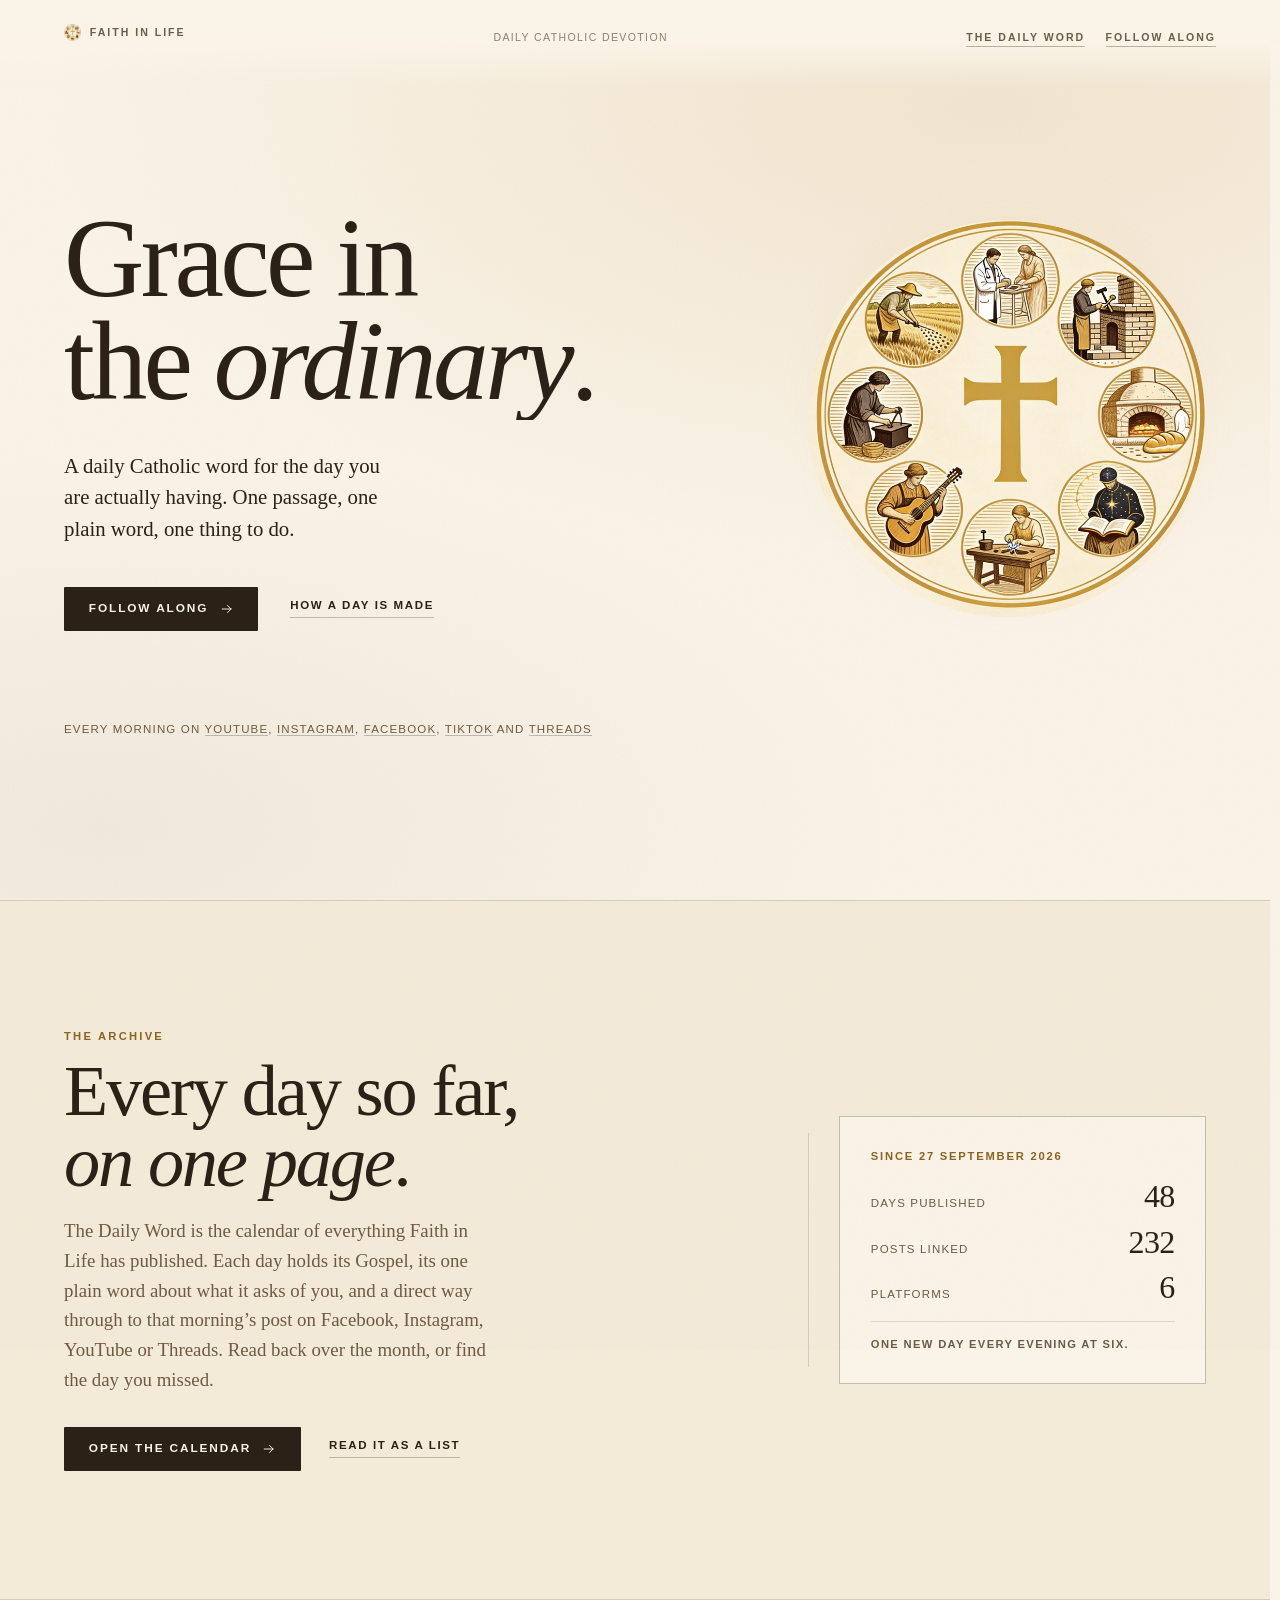
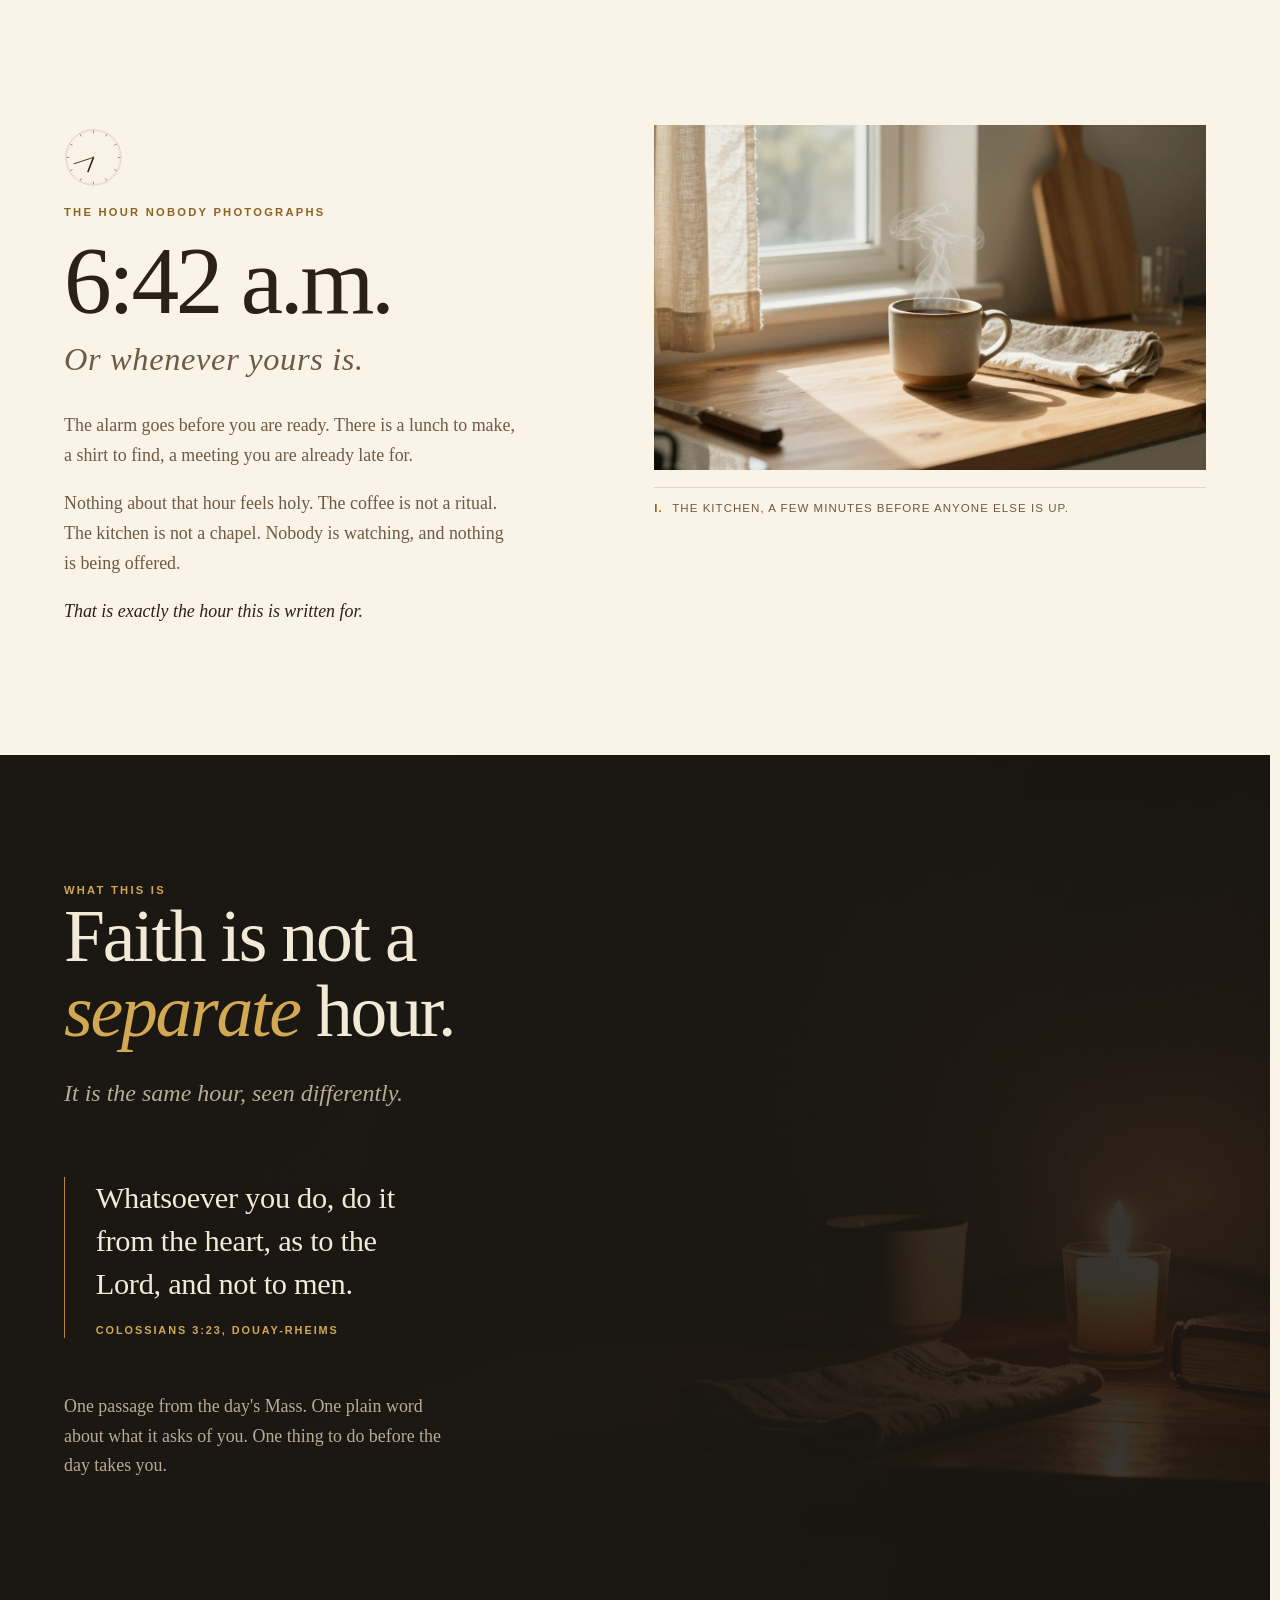
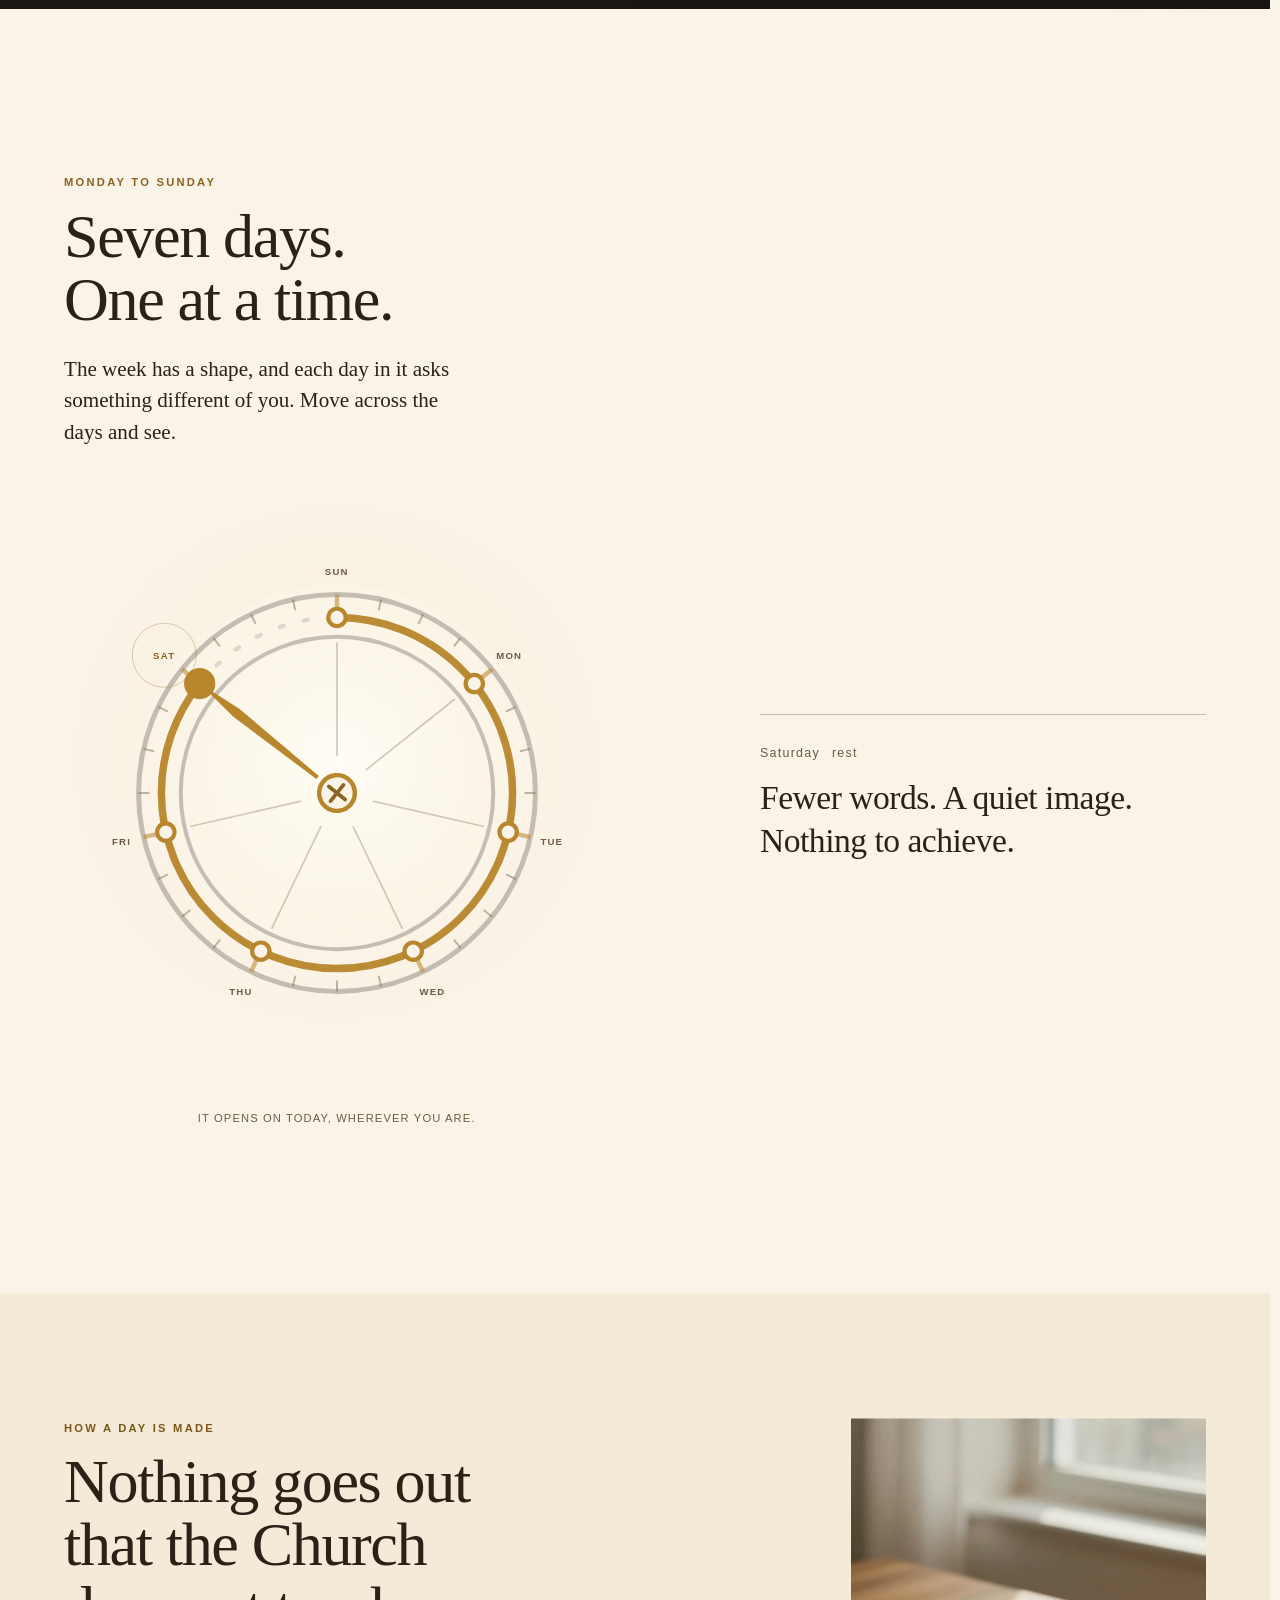
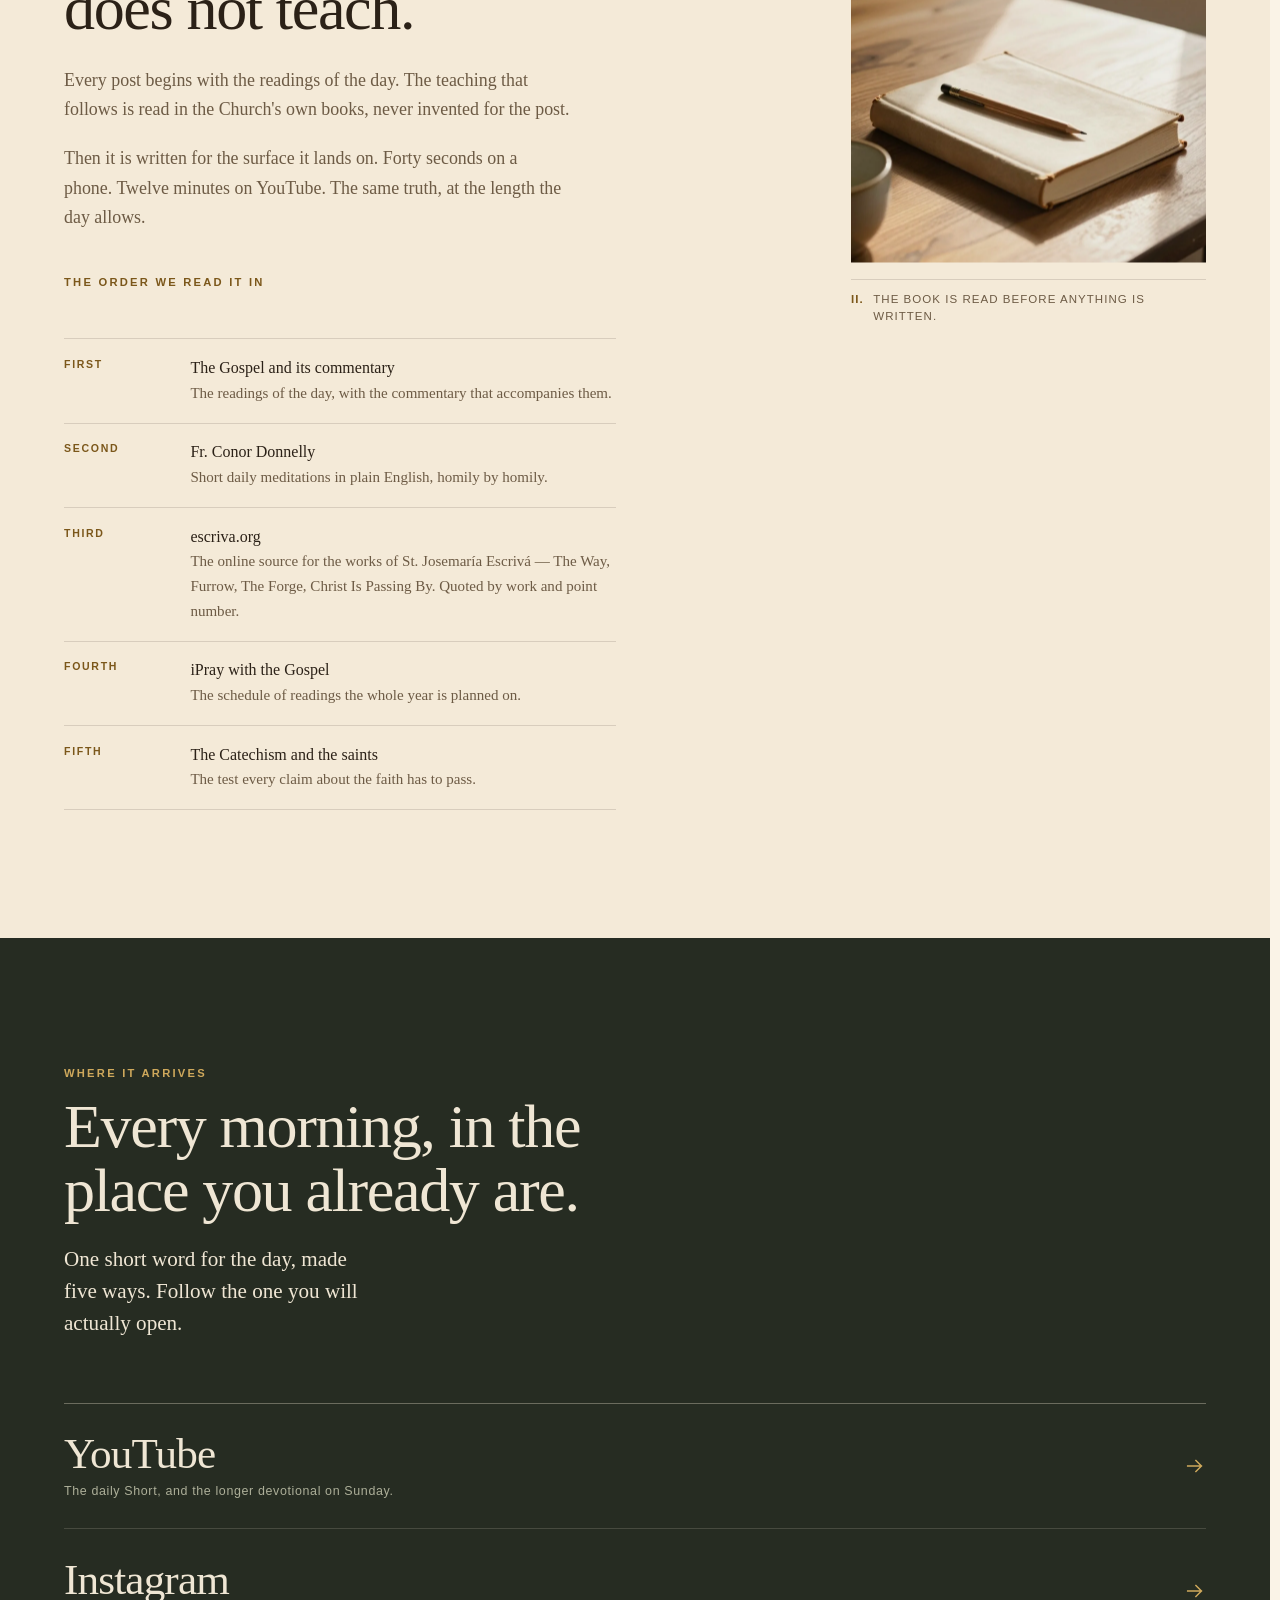
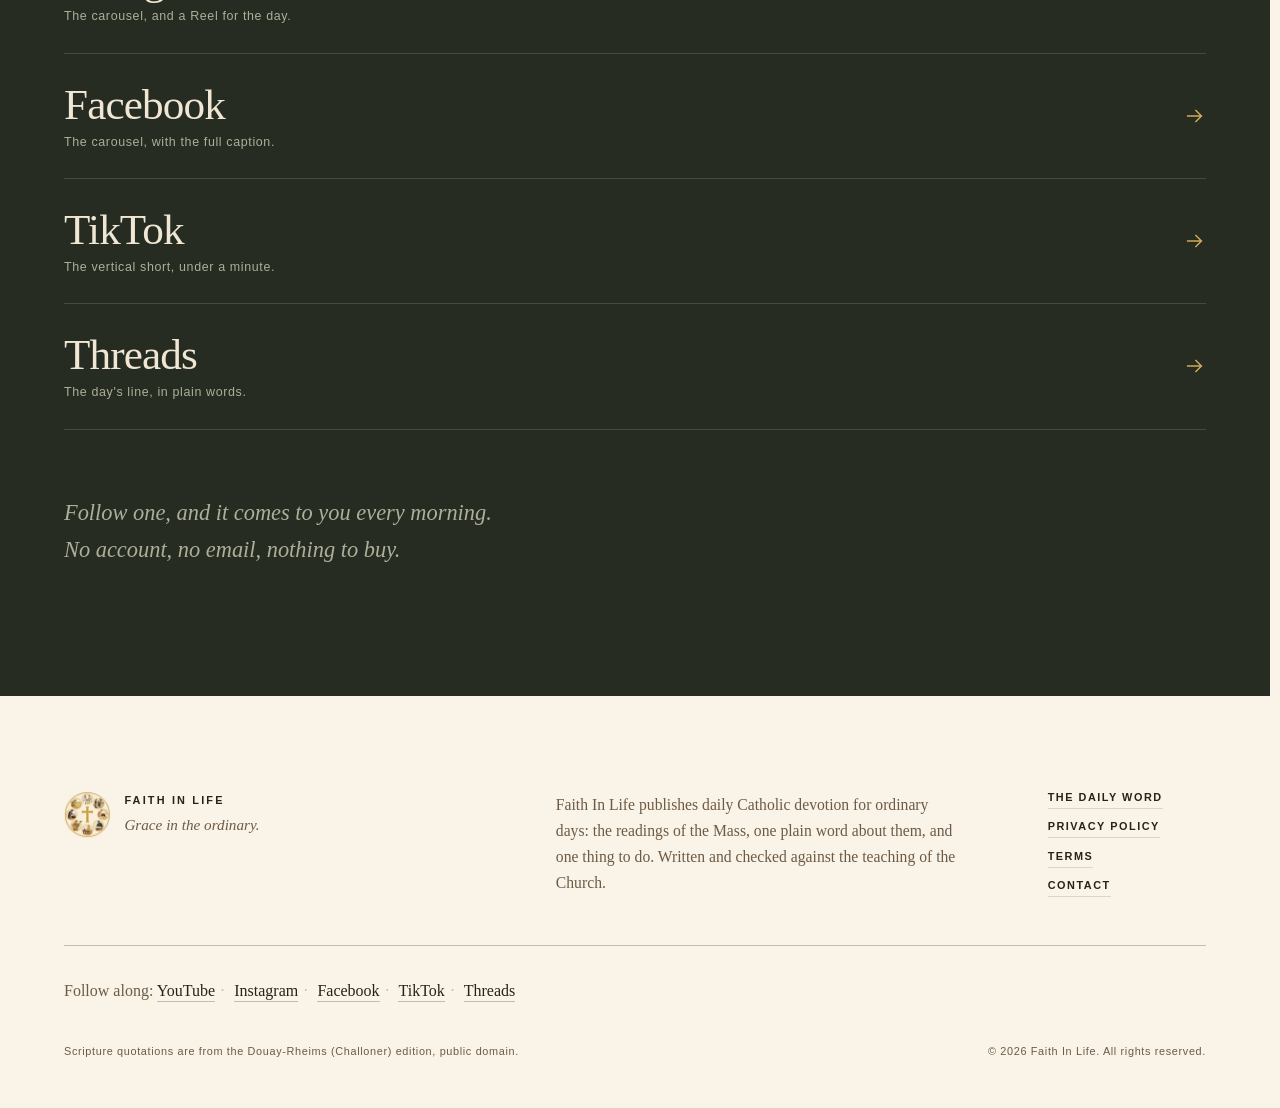
<file: index.html>
<!DOCTYPE html>
<html lang="en">
<head>
<meta charset="utf-8">
<meta name="viewport" content="width=device-width, initial-scale=1">
<title>Faith In Life — Grace in the ordinary</title>
<meta name="description" content="Faith In Life publishes daily Catholic devotion for ordinary days: one passage from the Mass, one plain word about it, and one thing to do. On YouTube, Instagram, Facebook, TikTok and Threads.">
<link rel="canonical" href="https://faithinlife.netlify.app/">
<meta name="theme-color" content="#faf3e7">
<meta name="color-scheme" content="light">

<meta property="og:type" content="website">
<meta property="og:site_name" content="Faith In Life">
<meta property="og:title" content="Faith In Life — Grace in the ordinary">
<meta property="og:description" content="One passage from the day's Mass, one plain word about it, one thing to do before the day takes you.">
<meta property="og:url" content="https://faithinlife.netlify.app/">
<meta property="og:image" content="https://faithinlife.netlify.app/assets/og.jpg">
<meta property="og:image:width" content="1200">
<meta property="og:image:height" content="630">
<meta property="og:image:alt" content="A stoneware mug on a wooden kitchen counter at first light.">
<meta name="twitter:card" content="summary_large_image">

<link rel="icon" href="assets/seal-64.png" sizes="64x64" type="image/png">
<link rel="apple-touch-icon" href="assets/apple-touch-180.png">

<link rel="stylesheet" href="scrollcraft.css">
<link rel="stylesheet" href="site.css?v=8">

<script type="application/ld+json">
{
  "@context": "https://schema.org",
  "@type": "Organization",
  "name": "Faith In Life",
  "url": "https://faithinlife.netlify.app/",
  "description": "Daily Catholic devotional content: one passage from the Mass, one plain word about it, and one thing to do.",
  "email": "catholicfaithinlife@gmail.com",
  "slogan": "Grace in the ordinary.",
  "sameAs": [
    "https://www.youtube.com/@faithinlife-u2r5i",
    "https://www.instagram.com/catholicfaithinlife",
    "https://www.facebook.com/1256469087558927",
    "https://www.tiktok.com/@faithinlife76",
    "https://www.threads.com/@catholicfaithinlife"
  ]
}
</script>
<noscript><style id="no-js-fallback">[data-sc-in],[data-sc-stagger] > *{opacity:1 !important;transform:none !important}</style></noscript>
</head>
<body>

<a class="skip" href="#main">Skip to the content</a>

<!-- seal, defined once ---------------------------------------------------- -->
<svg width="0" height="0" aria-hidden="true" focusable="false" style="position:absolute">
  <defs>
    <symbol id="fil-arrow" viewBox="0 0 24 24">
      <path d="M4 12h15M13 6l6 6-6 6" fill="none" stroke="currentColor" stroke-width="1.6" stroke-linecap="square"/>
    </symbol>
  </defs>
</svg>

<!-- folio ----------------------------------------------------------------- -->
<header class="folio">
  <a class="folio__mark" href="#top">
    <img src="assets/seal.webp" width="768" height="768" alt="" decoding="async">
    Faith in Life
  </a>
  <p class="folio__chapter" aria-live="polite">
    <span data-chnum></span>
    <span data-chname>Daily Catholic devotion</span>
  </p>
  <div class="folio__links">
    <a class="folio__cta" href="archive.html">The Daily Word</a>
    <a class="folio__cta" href="#channels">Follow along</a>
  </div>
</header>

<div class="sc-grain" aria-hidden="true"></div>

<main id="main">

  <!-- ============================================ title page ============= -->
  <section class="title" id="top" data-chapter data-chnum="" data-chname="Daily Catholic devotion" data-ground="paper">

    <div class="title__inner">
      <h1>
        <span class="ln"><span>Grace in</span></span>
        <span class="ln"><span>the <em>ordinary</em>.</span></span>
      </h1>
      <p class="title__lede">A daily Catholic word for the day you are actually having. One passage, one plain word, one thing to do.</p>
      <div class="title__acts">
        <a class="btn" href="#channels">Follow along
          <svg viewBox="0 0 24 24" aria-hidden="true"><use href="#fil-arrow"/></svg>
        </a>
        <a class="link" href="#made">How a day is made</a>
      </div>
      <p class="title__foot">
        Every morning on <a href="https://www.youtube.com/@faithinlife-u2r5i" target="_blank" rel="noopener">YouTube</a>,
        <a href="https://www.instagram.com/catholicfaithinlife" target="_blank" rel="noopener">Instagram</a>,
        <a href="https://www.facebook.com/1256469087558927" target="_blank" rel="noopener">Facebook</a>,
        <a href="https://www.tiktok.com/@faithinlife76" target="_blank" rel="noopener">TikTok</a>
        and <a href="https://www.threads.com/@catholicfaithinlife" target="_blank" rel="noopener">Threads</a>
      </p>
    <div class="seal" aria-hidden="true">
      <img src="assets/seal.webp" width="768" height="768" alt="" decoding="async">
    </div>
    </div>
  </section>

  <!-- ============================================ the daily word ========= -->
  <section class="ch arch-band" id="dailyword" data-chapter data-chnum="" data-chname="The Daily Word" data-ground="paper">
    <div class="wrap">
      <div class="arch-band__grid">
        <div class="arch-band__copy">
          <p class="eyebrow">The archive</p>
          <h2 class="arch-band__title">Every day so far,<br><em>on one page</em>.</h2>
          <p class="arch-band__lede">
            The Daily Word is the calendar of everything Faith in Life has published.
            Each day holds its Gospel, its one plain word about what it asks of you, and a
            direct way through to that morning&rsquo;s post on Facebook, Instagram, YouTube or
            Threads. Read back over the month, or find the day you missed.
          </p>
          <div class="arch-band__acts">
            <a class="btn" href="archive.html">Open the calendar
              <svg viewBox="0 0 24 24" aria-hidden="true"><use href="#fil-arrow"/></svg>
            </a>
            <a class="link" href="archive.html#list">Read it as a list</a>
          </div>
        </div>
        <aside class="arch-band__card" aria-label="The Daily Word at a glance">
          <p class="arch-band__cardtop">Since 27 September 2026</p>
          <dl class="arch-band__stats">
            <div><dt>Days published</dt><dd data-arch-days>48</dd></div>
            <div><dt>Posts linked</dt><dd data-arch-posts>232</dd></div>
            <div><dt>Platforms</dt><dd>6</dd></div>
          </dl>
          <p class="arch-band__cardfoot">One new day every evening at six.</p>
        </aside>
      </div>
    </div>
  </section>

  <!-- ============================================ I · the morning ======== -->
  <section class="ch ch1 ch--paper" id="morning" data-sc-act="flow" data-chapter data-chnum="I" data-chname="The morning" data-ground="paper">
    <div class="wrap">
      <div class="grid">
        <div class="ch1__copy">
          <div class="ch1__clock" data-sc-in>
            <svg class="clock" viewBox="0 0 100 100" role="img" aria-label="A clock showing twenty-two minutes to seven">
              <circle class="clock__face" cx="50" cy="50" r="47.2"/>
              <g class="clock__ticks">
                <line x1="54.81" y1="4.25" x2="54.58" y2="6.44"/><line x1="59.56" y1="5.01" x2="59.11" y2="7.16"/><line x1="64.21" y1="6.25" x2="63.53" y2="8.34"/><line x1="68.71" y1="7.98" x2="67.82" y2="9.99"/><line x1="77.04" y1="12.79" x2="75.74" y2="14.57"/><line x1="80.78" y1="15.82" x2="79.31" y2="17.45"/><line x1="84.18" y1="19.22" x2="82.55" y2="20.69"/><line x1="87.21" y1="22.96" x2="85.43" y2="24.26"/><line x1="92.02" y1="31.29" x2="90.01" y2="32.18"/><line x1="93.75" y1="35.79" x2="91.66" y2="36.47"/><line x1="94.99" y1="40.44" x2="92.84" y2="40.89"/><line x1="95.75" y1="45.19" x2="93.56" y2="45.42"/><line x1="95.75" y1="54.81" x2="93.56" y2="54.58"/><line x1="94.99" y1="59.56" x2="92.84" y2="59.11"/><line x1="93.75" y1="64.21" x2="91.66" y2="63.53"/><line x1="92.02" y1="68.71" x2="90.01" y2="67.82"/><line x1="87.21" y1="77.04" x2="85.43" y2="75.74"/><line x1="84.18" y1="80.78" x2="82.55" y2="79.31"/><line x1="80.78" y1="84.18" x2="79.31" y2="82.55"/><line x1="77.04" y1="87.21" x2="75.74" y2="85.43"/><line x1="68.71" y1="92.02" x2="67.82" y2="90.01"/><line x1="64.21" y1="93.75" x2="63.53" y2="91.66"/><line x1="59.56" y1="94.99" x2="59.11" y2="92.84"/><line x1="54.81" y1="95.75" x2="54.58" y2="93.56"/><line x1="45.19" y1="95.75" x2="45.42" y2="93.56"/><line x1="40.44" y1="94.99" x2="40.89" y2="92.84"/><line x1="35.79" y1="93.75" x2="36.47" y2="91.66"/><line x1="31.29" y1="92.02" x2="32.18" y2="90.01"/><line x1="22.96" y1="87.21" x2="24.26" y2="85.43"/><line x1="19.22" y1="84.18" x2="20.69" y2="82.55"/><line x1="15.82" y1="80.78" x2="17.45" y2="79.31"/><line x1="12.79" y1="77.04" x2="14.57" y2="75.74"/><line x1="7.98" y1="68.71" x2="9.99" y2="67.82"/><line x1="6.25" y1="64.21" x2="8.34" y2="63.53"/><line x1="5.01" y1="59.56" x2="7.16" y2="59.11"/><line x1="4.25" y1="54.81" x2="6.44" y2="54.58"/><line x1="4.25" y1="45.19" x2="6.44" y2="45.42"/><line x1="5.01" y1="40.44" x2="7.16" y2="40.89"/><line x1="6.25" y1="35.79" x2="8.34" y2="36.47"/><line x1="7.98" y1="31.29" x2="9.99" y2="32.18"/><line x1="12.79" y1="22.96" x2="14.57" y2="24.26"/><line x1="15.82" y1="19.22" x2="17.45" y2="20.69"/><line x1="19.22" y1="15.82" x2="20.69" y2="17.45"/><line x1="22.96" y1="12.79" x2="24.26" y2="14.57"/><line x1="31.29" y1="7.98" x2="32.18" y2="9.99"/><line x1="35.79" y1="6.25" x2="36.47" y2="8.34"/><line x1="40.44" y1="5.01" x2="40.89" y2="7.16"/><line x1="45.19" y1="4.25" x2="45.42" y2="6.44"/>
              </g>
              <g class="clock__majors">
                <line x1="50.00" y1="4.00" x2="50.00" y2="8.80"/><line x1="73.00" y1="10.16" x2="70.60" y2="14.32"/><line x1="89.84" y1="27.00" x2="85.68" y2="29.40"/><line x1="96.00" y1="50.00" x2="91.20" y2="50.00"/><line x1="89.84" y1="73.00" x2="85.68" y2="70.60"/><line x1="73.00" y1="89.84" x2="70.60" y2="85.68"/><line x1="50.00" y1="96.00" x2="50.00" y2="91.20"/><line x1="27.00" y1="89.84" x2="29.40" y2="85.68"/><line x1="10.16" y1="73.00" x2="14.32" y2="70.60"/><line x1="4.00" y1="50.00" x2="8.80" y2="50.00"/><line x1="10.16" y1="27.00" x2="14.32" y2="29.40"/><line x1="27.00" y1="10.16" x2="29.40" y2="14.32"/>
              </g>
              <line class="clock__hour" x1="50" y1="50" x2="40.86" y2="73.81"/>
              <line class="clock__min" x1="50" y1="50" x2="17.19" y2="60.66"/>
              <circle class="clock__pin" cx="50" cy="50" r="1.5"/>
            </svg>
          </div>
          <p class="eyebrow" data-sc-in>The hour nobody photographs</p>
          <h2>6:42 a.m.<small>Or whenever yours is.</small></h2>
          <div class="ch1__body prose" data-sc-in data-sc-stagger="90">
            <p>The alarm goes before you are ready. There is a lunch to make, a shirt to find, a meeting you are already late for.</p>
            <p>Nothing about that hour feels holy. The coffee is not a ritual. The kitchen is not a chapel. Nobody is watching, and nothing is being offered.</p>
            <p><strong>That is exactly the hour this is written for.</strong></p>
          </div>
        </div>

        <figure class="ch1__fig" data-sc-in>
          <div class="plate plate--wide" data-sc-parallax="-0.06">
            <img src="assets/ch1-morning.webp" alt="A stoneware mug of coffee on a worn wooden kitchen counter at first light, a folded linen cloth beside it." width="1920" height="1080" loading="lazy" decoding="async">
          </div>
          <figcaption><b>i.</b> The kitchen, a few minutes before anyone else is up.</figcaption>
        </figure>
      </div>
    </div>
  </section>

  <!-- ============================================ II · the turn ========== -->
  <section class="ch ch--ink ch2" id="turn" data-chapter data-chnum="II" data-chname="The turn" data-ground="ink">
    <div class="ch2__bg" aria-hidden="true">
      <img class="ch2__still" src="assets/ch2-night.webp" width="1600" height="900" alt="" decoding="async">
      <video class="ch2__loop" autoplay muted loop playsinline preload="metadata"
             poster="assets/ch2-night.webp" tabindex="-1">
        <source src="assets/ch2-night.mp4" type="video/mp4">
      </video>
    </div>
    <div class="wrap">
      <div class="ch2__inner">
        <p class="eyebrow" data-sc-in>What this is</p>
        <h2 data-sc-in>Faith is not a <em>separate</em> hour.</h2>
        <p class="ch2__turn" data-sc-in>It is the same hour, seen differently.</p>

        <blockquote data-sc-in>
          <p>Whatsoever you do, do it from the heart, as to the Lord, and not to men.</p>
          <cite>Colossians 3:23, Douay-Rheims</cite>
        </blockquote>

        <p class="ch2__what" data-sc-in>One passage from the day's Mass. One plain word about what it asks of you. One thing to do before the day takes you.</p>
      </div>
    </div>
  </section>

  <!-- ============================================ III · the week (peak) === -->
  <section class="ch3" id="week" data-chapter data-chnum="III" data-chname="The week" data-ground="paper">
    <div class="wrap">
      <div class="ch3__head">
        <p class="eyebrow" data-sc-in>Monday to Sunday</p>
        <h2 class="h2" data-sc-in>Seven days. One at a time.</h2>
        <p class="lede" data-sc-in>The week has a shape, and each day in it asks something different of you. Move across the days and see.</p>
      </div>

      <div class="week">
        <div class="rose" data-rose>
          <svg viewBox="0 0 100 100" aria-hidden="true" focusable="false">
            <defs>
              <radialGradient id="rosePaper" cx="50%" cy="43%" r="53%">
                <stop offset="0" stop-color="#fffdf6" stop-opacity="0.97"/>
                <stop offset="0.66" stop-color="#fdf8ec" stop-opacity="0.62"/>
                <stop offset="1" stop-color="#fdf8ec" stop-opacity="0"/>
              </radialGradient>
            </defs>

            <circle cx="50" cy="50" r="42" fill="url(#rosePaper)"/>

            <circle class="rose__ring" cx="50" cy="50" r="40"/>
            <g class="rose__ticks"><line x1="58.90" y1="11.00" x2="58.41" y2="13.15"/><line x1="67.36" y1="13.96" x2="66.40" y2="15.94"/><line x1="74.94" y1="18.73" x2="73.57" y2="20.45"/><line x1="86.04" y1="32.64" x2="84.06" y2="33.60"/><line x1="89.00" y1="41.10" x2="86.85" y2="41.59"/><line x1="90.00" y1="50.00" x2="87.80" y2="50.00"/><line x1="86.04" y1="67.36" x2="84.06" y2="66.40"/><line x1="81.27" y1="74.94" x2="79.55" y2="73.57"/><line x1="74.94" y1="81.27" x2="73.57" y2="79.55"/><line x1="58.90" y1="89.00" x2="58.41" y2="86.85"/><line x1="50.00" y1="90.00" x2="50.00" y2="87.80"/><line x1="41.10" y1="89.00" x2="41.59" y2="86.85"/><line x1="25.06" y1="81.27" x2="26.43" y2="79.55"/><line x1="18.73" y1="74.94" x2="20.45" y2="73.57"/><line x1="13.96" y1="67.36" x2="15.94" y2="66.40"/><line x1="10.00" y1="50.00" x2="12.20" y2="50.00"/><line x1="11.00" y1="41.10" x2="13.15" y2="41.59"/><line x1="13.96" y1="32.64" x2="15.94" y2="33.60"/><line x1="25.06" y1="18.73" x2="26.43" y2="20.45"/><line x1="32.64" y1="13.96" x2="33.60" y2="15.94"/><line x1="41.10" y1="11.00" x2="41.59" y2="13.15"/></g>
            <g class="rose__dayticks"><line x1="50.00" y1="10.00" x2="50.00" y2="13.60"/><line x1="81.27" y1="25.06" x2="78.46" y2="27.30"/><line x1="89.00" y1="58.90" x2="85.49" y2="58.10"/><line x1="67.36" y1="86.04" x2="65.79" y2="82.80"/><line x1="32.64" y1="86.04" x2="34.21" y2="82.80"/><line x1="11.00" y1="58.90" x2="14.51" y2="58.10"/><line x1="18.73" y1="25.06" x2="21.54" y2="27.30"/></g>

            <circle class="rose__inner" cx="50" cy="50" r="31.5"/>
            <g class="rose__spokes"><line x1="50.00" y1="42.60" x2="50.00" y2="19.60"/><line x1="55.79" y1="45.39" x2="73.77" y2="31.05"/><line x1="57.21" y1="51.65" x2="79.64" y2="56.76"/><line x1="53.21" y1="56.67" x2="63.19" y2="77.39"/><line x1="46.79" y1="56.67" x2="36.81" y2="77.39"/><line x1="42.79" y1="51.65" x2="20.36" y2="56.76"/><line x1="44.21" y1="45.39" x2="26.23" y2="31.05"/></g>

            <circle class="rose__track" cx="50" cy="50" r="35.4"/>
            <circle class="rose__arc" data-arc cx="50" cy="50" r="35.4" stroke-dasharray="0 222.42"/>
            <g class="rose__nodes"><circle class="rose__node is-on" data-node="0" cx="50.00" cy="14.60" r="1.75"/><circle class="rose__node" data-node="1" cx="77.68" cy="27.93" r="1.75"/><circle class="rose__node is-on" data-node="2" cx="84.51" cy="57.88" r="1.75"/><circle class="rose__node" data-node="3" cx="65.36" cy="81.89" r="1.75"/><circle class="rose__node" data-node="4" cx="34.64" cy="81.89" r="1.75"/><circle class="rose__node" data-node="5" cx="15.49" cy="57.88" r="1.75"/><circle class="rose__node" data-node="6" cx="22.32" cy="27.93" r="1.75"/></g>

            <g class="rose__hand" data-hand>
              <polygon class="rose__needle" points="50,14.6 51,24 50.4,45 49.6,45 49,24"/>
              <circle class="rose__hub" cx="50" cy="50" r="3.6"/>
              <g class="rose__hubcross">
                <line x1="50" y1="47.9" x2="50" y2="52.1"/>
                <line x1="47.9" y1="50" x2="52.1" y2="50"/>
              </g>
            </g>
          </svg>

          <button class="rose__day" data-day="0" style="left:50.0%;top:5.5%" aria-pressed="false">Sun</button>
          <button class="rose__day" data-day="1" style="left:84.79%;top:22.25%" aria-pressed="false">Mon</button>
          <button class="rose__day" data-day="2" style="left:93.38%;top:59.9%" aria-pressed="false">Tue</button>
          <button class="rose__day" data-day="3" style="left:69.31%;top:90.09%" aria-pressed="false">Wed</button>
          <button class="rose__day" data-day="4" style="left:30.69%;top:90.09%" aria-pressed="false">Thu</button>
          <button class="rose__day" data-day="5" style="left:6.62%;top:59.9%" aria-pressed="false">Fri</button>
          <button class="rose__day" data-day="6" style="left:15.21%;top:22.25%" aria-pressed="false">Sat</button>

        </div>

        <p class="rose__note" data-rose-note>It opens on today, wherever you are.</p>

        <div class="week-row" role="group" aria-label="Day of the week">
          <button data-day="0" aria-pressed="true">Sun</button>
          <button data-day="1" aria-pressed="false">Mon</button>
          <button data-day="2" aria-pressed="false">Tue</button>
          <button data-day="3" aria-pressed="false">Wed</button>
          <button data-day="4" aria-pressed="false">Thu</button>
          <button data-day="5" aria-pressed="false">Fri</button>
          <button data-day="6" aria-pressed="false">Sat</button>
        </div>

        <div class="day">
          <p class="day__name"><span data-day-name>Sunday</span> <span data-day-tag>the Lord's day</span></p>
          <p class="day__line" data-day-line aria-live="polite">The day the Church gathers. The longest, deepest reading of the week.</p>
        </div>
      </div>
    </div>
  </section>

  <!-- ============================================ IV · the making ======== -->
  <section class="ch ch--linen" id="made" data-sc-act="flow" data-chapter data-chnum="IV" data-chname="The making" data-ground="paper">
    <div class="wrap">
      <div class="grid">
        <div class="ch4__copy">
          <p class="eyebrow" data-sc-in>How a day is made</p>
          <h2 class="h2" data-sc-in>Nothing goes out that the Church does not teach.</h2>
          <div class="prose" data-sc-in data-sc-stagger="90" style="margin-top:1.6rem">
            <p>Every post begins with the readings of the day. The teaching that follows is read in the Church's own books, never invented for the post.</p>
            <p>Then it is written for the surface it lands on. Forty seconds on a phone. Twelve minutes on YouTube. The same truth, at the length the day allows.</p>
          </div>

          <h3 class="eyebrow" data-sc-in style="margin-top:2.6rem">The order we read it in</h3>
          <ol class="sources" data-sc-in data-sc-stagger="70">
            <li>
              <span class="ord">First</span>
              <span class="what"><b>The Gospel and its commentary</b><span>The readings of the day, with the commentary that accompanies them.</span></span>
            </li>
            <li>
              <span class="ord">Second</span>
              <span class="what"><b>Fr. Conor Donnelly</b><span>Short daily meditations in plain English, homily by homily.</span></span>
            </li>
            <li>
              <span class="ord">Third</span>
              <span class="what"><b>escriva.org</b><span>The online source for the works of St. Josemaría Escrivá — The Way, Furrow, The Forge, Christ Is Passing By. Quoted by work and point number.</span></span>
            </li>
            <li>
              <span class="ord">Fourth</span>
              <span class="what"><b>iPray with the Gospel</b><span>The schedule of readings the whole year is planned on.</span></span>
            </li>
            <li>
              <span class="ord">Fifth</span>
              <span class="what"><b>The Catechism and the saints</b><span>The test every claim about the faith has to pass.</span></span>
            </li>
          </ol>
        </div>

        <figure class="ch4__fig" data-sc-in>
          <div class="plate plate--tall" data-sc-parallax="-0.05">
            <img src="assets/ch4-book.webp" alt="A closed leather-bound book on a wooden table with a ribbon marker and a pencil laid across it." width="1080" height="1350" loading="lazy" decoding="async">
          </div>
          <figcaption><b>ii.</b> The book is read before anything is written.</figcaption>
        </figure>
      </div>
    </div>
  </section>

  <!-- ============================================ V · where it arrives === -->
  <section class="ch ch--olive" id="channels" data-chapter data-chnum="V" data-chname="Channels" data-ground="olive">
    <div class="wrap">
      <p class="eyebrow" data-sc-in>Where it arrives</p>
      <h2 class="h2" data-sc-in>Every morning, in the place you already are.</h2>
      <p class="lede" data-sc-in>One short word for the day, made five ways. Follow the one you will actually open.</p>

      <ul class="channels">
        <li>
          <a href="https://www.youtube.com/@faithinlife-u2r5i" target="_blank" rel="noopener">
            <span class="cname">YouTube</span>
            <svg class="arrow" viewBox="0 0 24 24" aria-hidden="true"><use href="#fil-arrow"/></svg>
            <span class="cwhat">The daily Short, and the longer devotional on Sunday.</span>
          </a>
        </li>
        <li>
          <a href="https://www.instagram.com/catholicfaithinlife" target="_blank" rel="noopener">
            <span class="cname">Instagram</span>
            <svg class="arrow" viewBox="0 0 24 24" aria-hidden="true"><use href="#fil-arrow"/></svg>
            <span class="cwhat">The carousel, and a Reel for the day.</span>
          </a>
        </li>
        <li>
          <a href="https://www.facebook.com/1256469087558927" target="_blank" rel="noopener">
            <span class="cname">Facebook</span>
            <svg class="arrow" viewBox="0 0 24 24" aria-hidden="true"><use href="#fil-arrow"/></svg>
            <span class="cwhat">The carousel, with the full caption.</span>
          </a>
        </li>
        <li>
          <a href="https://www.tiktok.com/@faithinlife76" target="_blank" rel="noopener">
            <span class="cname">TikTok</span>
            <svg class="arrow" viewBox="0 0 24 24" aria-hidden="true"><use href="#fil-arrow"/></svg>
            <span class="cwhat">The vertical short, under a minute.</span>
          </a>
        </li>
        <li>
          <a href="https://www.threads.com/@catholicfaithinlife" target="_blank" rel="noopener">
            <span class="cname">Threads</span>
            <svg class="arrow" viewBox="0 0 24 24" aria-hidden="true"><use href="#fil-arrow"/></svg>
            <span class="cwhat">The day's line, in plain words.</span>
          </a>
        </li>
      </ul>

      <p class="ch5__close" data-sc-in>Follow one, and it comes to you every morning. No account, no email, nothing to buy.</p>
    </div>
  </section>

</main>

<!-- ============================================ colophon ================= -->
<footer class="colophon" data-chapter data-chnum="Colophon" data-chname="" data-ground="paper">
  <div class="wrap">
    <div class="colophon__top">
      <div class="colophon__brand">
        <img src="assets/seal.webp" width="768" height="768" alt="" decoding="async">
        <p>Faith In Life<small>Grace in the ordinary.</small></p>
      </div>
      <p class="colophon__about">Faith In Life publishes daily Catholic devotion for ordinary days: the readings of the Mass, one plain word about them, and one thing to do. Written and checked against the teaching of the Church.</p>
      <nav class="colophon__nav" aria-label="Site">
        <a href="archive.html">The Daily Word</a>
        <a href="https://faithinlife.netlify.app/privacy.html">Privacy Policy</a>
        <a href="https://faithinlife.netlify.app/terms.html">Terms</a>
        <a href="mailto:catholicfaithinlife@gmail.com">Contact</a>
      </nav>
    </div>

    <p class="follow-line">
      Follow along:
      <a href="https://www.youtube.com/@faithinlife-u2r5i" target="_blank" rel="noopener">YouTube</a><span class="sep">·</span>
      <a href="https://www.instagram.com/catholicfaithinlife" target="_blank" rel="noopener">Instagram</a><span class="sep">·</span>
      <a href="https://www.facebook.com/1256469087558927" target="_blank" rel="noopener">Facebook</a><span class="sep">·</span>
      <a href="https://www.tiktok.com/@faithinlife76" target="_blank" rel="noopener">TikTok</a><span class="sep">·</span>
      <a href="https://www.threads.com/@catholicfaithinlife" target="_blank" rel="noopener">Threads</a>
    </p>

    <div class="fine">
      <p>Scripture quotations are from the Douay-Rheims (Challoner) edition, public domain.</p>
      <p>© 2026 Faith In Life. All rights reserved.</p>
    </div>
  </div>
</footer>

<script src="scrollcraft.js"></script>
<script src="site.js?v=8"></script>
</body>
</html>
</file>
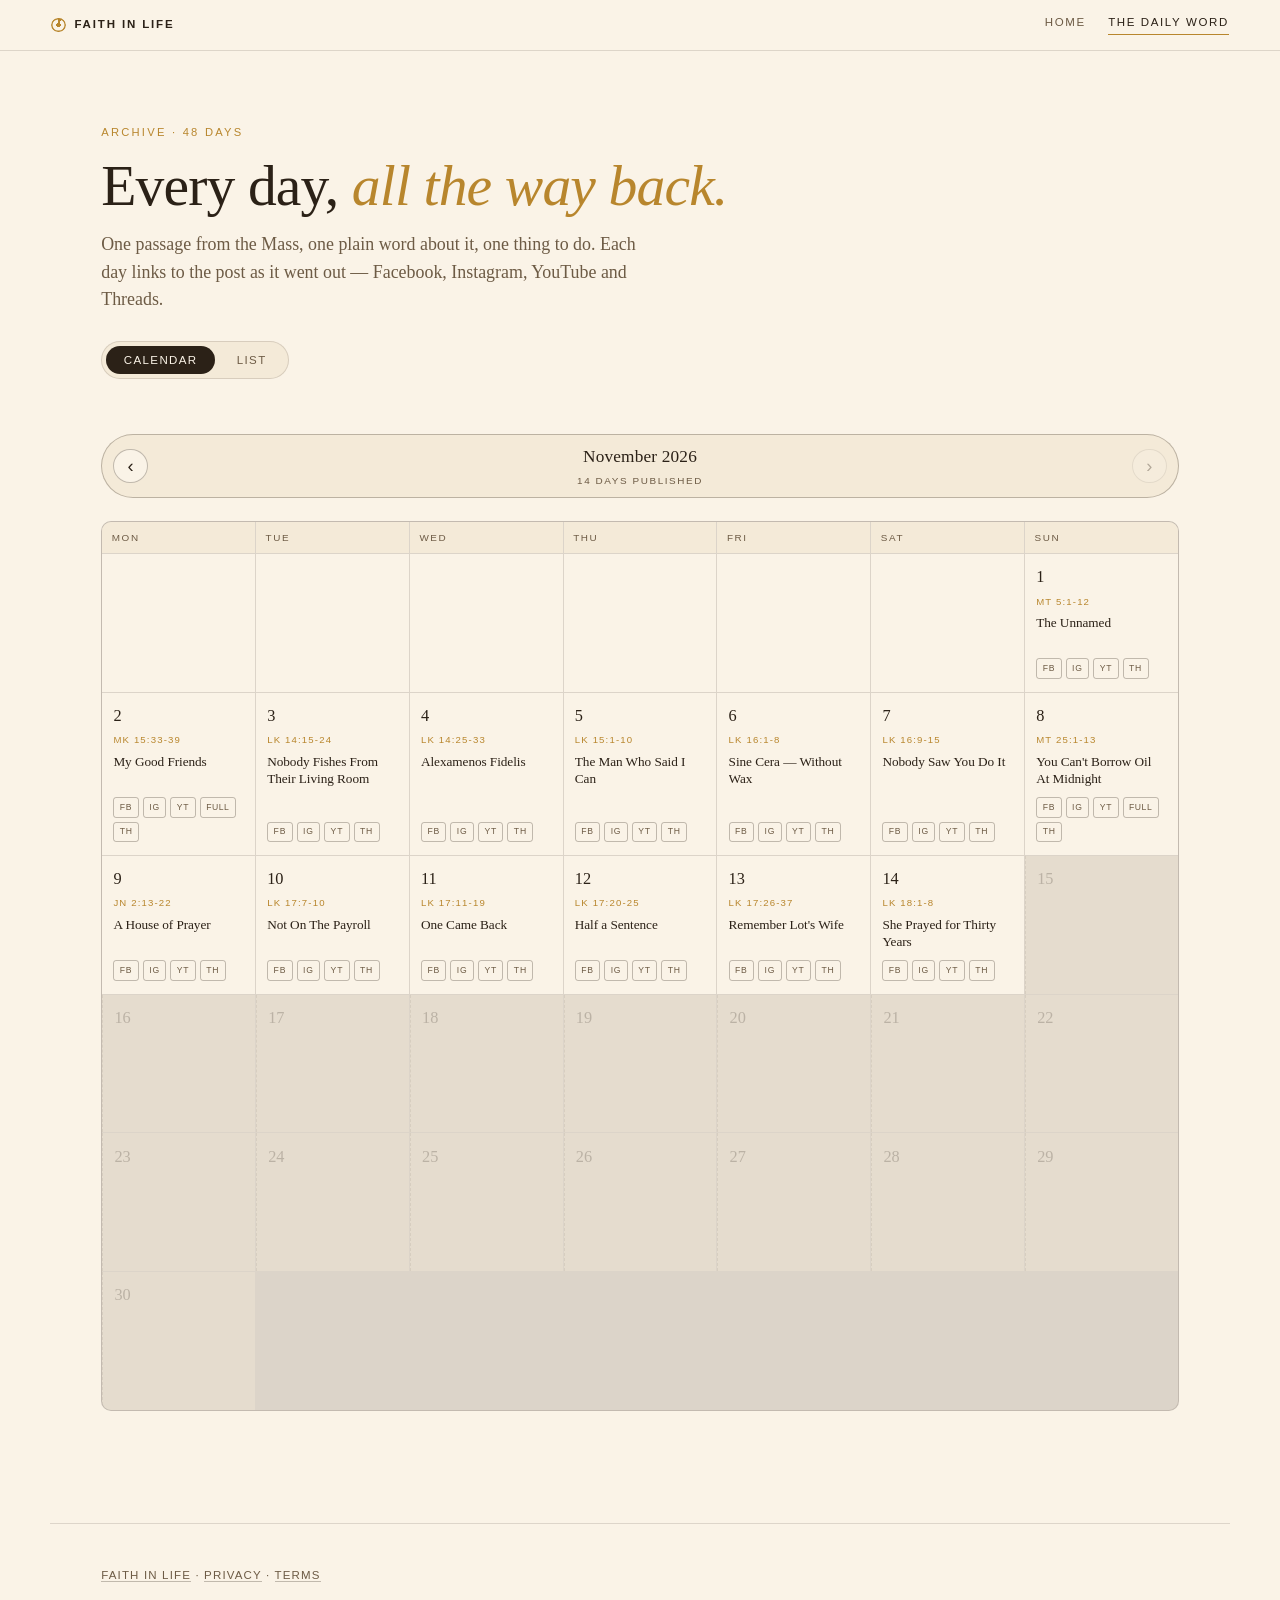
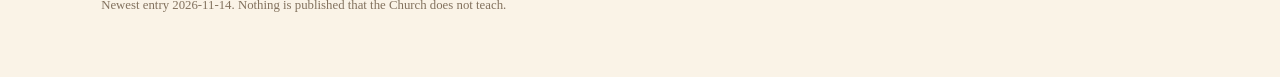
<file: archive.html>
<!DOCTYPE html>
<html lang="en">
<head>
<meta charset="utf-8">
<meta name="viewport" content="width=device-width, initial-scale=1">
<title>The Daily Word — Faith In Life archive</title>
<meta name="description" content="Every Daily Word from Faith In Life, day by day: the Mass passage, the one plain word about it, and the links to that day's Facebook, Instagram and YouTube posts.">
<link rel="canonical" href="https://faithinlife.netlify.app/archive.html">
<meta name="theme-color" content="#faf3e7">
<link rel="stylesheet" href="archive.css">
</head>
<body>
<header class="bar">
  <a class="brand" href="./"><span class="mark" aria-hidden="true"></span>Faith In Life</a>
  <nav><a href="./">Home</a><a class="on" href="archive.html">The Daily Word</a></nav>
</header>

<main>
  <section class="title">
    <p class="kicker">Archive &middot; 48 days</p>
    <h1>Every day, <em>all the way back.</em></h1>
    <p class="lede">One passage from the Mass, one plain word about it, one thing to do. Each day links to the post as it went out — Facebook, Instagram, YouTube and Threads.</p>
    <div class="toggle" role="tablist">
      <button class="tab on" data-view="calendar" role="tab">Calendar</button>
      <button class="tab" data-view="list" role="tab">List</button>
    </div>
  </section>

  <div id="calendar-view" class="view on">
    <div class="monthnav" id="monthnav" aria-label="Browse months">
      <button class="mnav" id="mnav-prev" type="button" aria-label="Previous month">&lsaquo;</button>
      <p class="mnav__label" aria-live="polite"><span id="mnav-title">November 2026</span>
        <small id="mnav-count"></small></p>
      <button class="mnav" id="mnav-next" type="button" aria-label="Next month">&rsaquo;</button>
    </div>
    <section class="month" data-month="2026-09" id="m-2026-09"><div class="grid"><div class="dow-head">Mon</div><div class="dow-head">Tue</div><div class="dow-head">Wed</div><div class="dow-head">Thu</div><div class="dow-head">Fri</div><div class="dow-head">Sat</div><div class="dow-head">Sun</div><div class="blank"></div><div class="cell cell--empty"><div class="cell-top"><span class="num">1</span></div><p class="gos">&nbsp;</p></div><div class="cell cell--empty"><div class="cell-top"><span class="num">2</span></div><p class="gos">&nbsp;</p></div><div class="cell cell--empty"><div class="cell-top"><span class="num">3</span></div><p class="gos">&nbsp;</p></div><div class="cell cell--empty"><div class="cell-top"><span class="num">4</span></div><p class="gos">&nbsp;</p></div><div class="cell cell--empty"><div class="cell-top"><span class="num">5</span></div><p class="gos">&nbsp;</p></div><div class="cell cell--empty"><div class="cell-top"><span class="num">6</span></div><p class="gos">&nbsp;</p></div><div class="cell cell--empty"><div class="cell-top"><span class="num">7</span></div><p class="gos">&nbsp;</p></div><div class="cell cell--empty"><div class="cell-top"><span class="num">8</span></div><p class="gos">&nbsp;</p></div><div class="cell cell--empty"><div class="cell-top"><span class="num">9</span></div><p class="gos">&nbsp;</p></div><div class="cell cell--empty"><div class="cell-top"><span class="num">10</span></div><p class="gos">&nbsp;</p></div><div class="cell cell--empty"><div class="cell-top"><span class="num">11</span></div><p class="gos">&nbsp;</p></div><div class="cell cell--empty"><div class="cell-top"><span class="num">12</span></div><p class="gos">&nbsp;</p></div><div class="cell cell--empty"><div class="cell-top"><span class="num">13</span></div><p class="gos">&nbsp;</p></div><div class="cell cell--empty"><div class="cell-top"><span class="num">14</span></div><p class="gos">&nbsp;</p></div><div class="cell cell--empty"><div class="cell-top"><span class="num">15</span></div><p class="gos">&nbsp;</p></div><div class="cell cell--empty"><div class="cell-top"><span class="num">16</span></div><p class="gos">&nbsp;</p></div><div class="cell cell--empty"><div class="cell-top"><span class="num">17</span></div><p class="gos">&nbsp;</p></div><div class="cell cell--empty"><div class="cell-top"><span class="num">18</span></div><p class="gos">&nbsp;</p></div><div class="cell cell--empty"><div class="cell-top"><span class="num">19</span></div><p class="gos">&nbsp;</p></div><div class="cell cell--empty"><div class="cell-top"><span class="num">20</span></div><p class="gos">&nbsp;</p></div><div class="cell cell--empty"><div class="cell-top"><span class="num">21</span></div><p class="gos">&nbsp;</p></div><div class="cell cell--empty"><div class="cell-top"><span class="num">22</span></div><p class="gos">&nbsp;</p></div><div class="cell cell--empty"><div class="cell-top"><span class="num">23</span></div><p class="gos">&nbsp;</p></div><div class="cell cell--empty"><div class="cell-top"><span class="num">24</span></div><p class="gos">&nbsp;</p></div><div class="cell cell--empty"><div class="cell-top"><span class="num">25</span></div><p class="gos">&nbsp;</p></div><div class="cell cell--empty"><div class="cell-top"><span class="num">26</span></div><p class="gos">&nbsp;</p></div><article class="cell" data-date="2026-09-27"><div class="cell-top"><span class="num">27</span></div><p class="gos">Mt 21:28-32</p><h3 class="topic">Change your &#x27;no&#x27; into a &#x27;yes&#x27;</h3><div class="pills"><a class="pill pill--fb" href="https://www.facebook.com/122107287405488358/posts/3580467642108236?substory_index=3580467642108236" target="_blank" rel="noopener" title="Facebook">FB</a></div></article><article class="cell" data-date="2026-09-28"><div class="cell-top"><span class="num">28</span></div><p class="gos">Lk 9:46-50</p><h3 class="topic">Why does their blessing sting?</h3><div class="pills"><a class="pill pill--fb" href="https://www.facebook.com/122107287405488358/posts/122103718785488358" target="_blank" rel="noopener" title="Facebook">FB</a><a class="pill pill--ig" href="https://www.instagram.com/p/Dd2fcJFjYFs/" target="_blank" rel="noopener" title="Instagram">IG</a></div></article><div class="cell cell--empty"><div class="cell-top"><span class="num">29</span></div><p class="gos">&nbsp;</p></div><article class="cell" data-date="2026-09-30"><div class="cell-top"><span class="num">30</span></div><p class="gos">Lk 9:57-62</p><h3 class="topic">The Little Way</h3><div class="pills"><a class="pill pill--fb" href="https://www.facebook.com/122107287405488358/posts/122105739783488358" target="_blank" rel="noopener" title="Facebook">FB</a><a class="pill pill--ig" href="https://www.instagram.com/p/Dd7uj0gDKIm/" target="_blank" rel="noopener" title="Instagram">IG</a></div></article></div></section><section class="month" data-month="2026-10" id="m-2026-10"><div class="grid"><div class="dow-head">Mon</div><div class="dow-head">Tue</div><div class="dow-head">Wed</div><div class="dow-head">Thu</div><div class="dow-head">Fri</div><div class="dow-head">Sat</div><div class="dow-head">Sun</div><div class="blank"></div><div class="blank"></div><div class="blank"></div><article class="cell" data-date="2026-10-01"><div class="cell-top"><span class="num">1</span></div><p class="gos">Lk 10:1-12</p><h3 class="topic">Go and repair my house</h3><div class="pills"><a class="pill pill--fb" href="https://www.facebook.com/122107287405488358/posts/122106386313488358" target="_blank" rel="noopener" title="Facebook">FB</a><a class="pill pill--ig" href="https://www.instagram.com/p/Dd9VP7aF-Cw/" target="_blank" rel="noopener" title="Instagram">IG</a></div></article><article class="cell" data-date="2026-10-02"><div class="cell-top"><span class="num">2</span></div><p class="gos">Mt 18:1-5, 10</p><h3 class="topic">Sanctify your work</h3><div class="pills"><a class="pill pill--fb" href="https://www.facebook.com/1256469087558927/posts/122107285419488358" target="_blank" rel="noopener" title="Facebook">FB</a><a class="pill pill--ig" href="https://www.instagram.com/p/Dd_V6aDl66g/" target="_blank" rel="noopener" title="Instagram">IG</a></div></article><article class="cell" data-date="2026-10-03"><div class="cell-top"><span class="num">3</span></div><p class="gos">Lk 10:17-24</p><h3 class="topic">Your name is written in heaven</h3><div class="pills"><a class="pill pill--fb" href="https://www.facebook.com/122107287405488358/posts/122108703411488358" target="_blank" rel="noopener" title="Facebook">FB</a><a class="pill pill--ig" href="https://www.instagram.com/p/DeDZmk7je2w/" target="_blank" rel="noopener" title="Instagram">IG</a></div></article><article class="cell" data-date="2026-10-04"><div class="cell-top"><span class="num">4</span></div><p class="gos">Mt 21:33-43</p><h3 class="topic">Poverty — St Francis</h3><div class="pills"><a class="pill pill--fb" href="https://www.facebook.com/122107287405488358/posts/122109220857488358" target="_blank" rel="noopener" title="Facebook">FB</a><a class="pill pill--ig" href="https://www.instagram.com/p/DeFhM3AF1-0/" target="_blank" rel="noopener" title="Instagram">IG</a></div></article><article class="cell" data-date="2026-10-05"><div class="cell-top"><span class="num">5</span></div><p class="gos">Lk 10:25-37</p><h3 class="topic">The one right in front of you.</h3><div class="pills"><a class="pill pill--fb" href="https://www.facebook.com/122107287405488358/posts/122109858039488358" target="_blank" rel="noopener" title="Facebook">FB</a><a class="pill pill--ig" href="https://www.instagram.com/p/DeIpakCjOYP/" target="_blank" rel="noopener" title="Instagram">IG</a></div></article><article class="cell" data-date="2026-10-06"><div class="cell-top"><span class="num">6</span></div><p class="gos">Lk 10:38-42</p><h3 class="topic">Mary or Martha?</h3><div class="pills"><a class="pill pill--fb" href="https://www.facebook.com/1256469087558927/posts/122110384821488358" target="_blank" rel="noopener" title="Facebook">FB</a><a class="pill pill--ig" href="https://www.instagram.com/p/DeLGmeTF-f7/" target="_blank" rel="noopener" title="Instagram">IG</a></div></article><article class="cell" data-date="2026-10-07"><div class="cell-top"><span class="num">7</span></div><p class="gos">Lk 11:1-4</p><h3 class="topic">A boy found the Hail Mary in the Bible</h3><div class="pills"><a class="pill pill--fb" href="https://www.facebook.com/1256469087558927/posts/122110666893488358" target="_blank" rel="noopener" title="Facebook">FB</a><a class="pill pill--ig" href="https://www.instagram.com/p/DeMNxGXjDhu/" target="_blank" rel="noopener" title="Instagram">IG</a></div></article><article class="cell" data-date="2026-10-08"><div class="cell-top"><span class="num">8</span></div><p class="gos">Lk 11:5-13</p><h3 class="topic">Ask, and it will be given you.</h3><div class="pills"><a class="pill pill--fb" href="https://www.facebook.com/1256469087558927/posts/122111229747488358" target="_blank" rel="noopener" title="Facebook">FB</a><a class="pill pill--ig" href="https://www.instagram.com/p/DeOyTgFDeOQ/" target="_blank" rel="noopener" title="Instagram">IG</a></div></article><article class="cell" data-date="2026-10-09"><div class="cell-top"><span class="num">9</span></div><p class="gos">Lk 11:15-26</p><h3 class="topic">He who does not gather with me scatters.</h3><div class="pills"><a class="pill pill--fb" href="https://www.facebook.com/122107287405488358/posts/122112301821488358" target="_blank" rel="noopener" title="Facebook">FB</a><a class="pill pill--ig" href="https://www.instagram.com/p/DeTB0q9Dfcg/" target="_blank" rel="noopener" title="Instagram">IG</a></div></article><article class="cell" data-date="2026-10-10"><div class="cell-top"><span class="num">10</span></div><p class="gos">Lk 11:27-28</p><h3 class="topic">Blessed Are Those Who Hear God&#x27;s Word — Prayer Is the Light Before Every Decision</h3><div class="pills"><a class="pill pill--fb" href="https://www.facebook.com/1256469087558927/posts/122119027761488358" target="_blank" rel="noopener" title="Facebook">FB</a><a class="pill pill--ig" href="https://www.instagram.com/p/De92yCVn9rZ/" target="_blank" rel="noopener" title="Instagram">IG</a><a class="pill pill--yt-short" href="https://www.youtube.com/shorts/WsAviSOvR6I" target="_blank" rel="noopener" title="YouTube Short">YT</a></div></article><article class="cell" data-date="2026-10-11"><div class="cell-top"><span class="num">11</span></div><p class="gos">Mt 22:1-14</p><h3 class="topic">The invited guests</h3><div class="pills"><a class="pill pill--fb" href="https://www.facebook.com/1256469087558927/posts/122112792105488358" target="_blank" rel="noopener" title="Facebook">FB</a><a class="pill pill--ig" href="https://www.instagram.com/p/DeVwyHCDC8p/" target="_blank" rel="noopener" title="Instagram">IG</a><a class="pill pill--yt-long" href="https://www.youtube.com/watch?v=lCEb-tUCuJY" target="_blank" rel="noopener" title="YouTube">FULL</a><a class="pill pill--threads" href="https://www.threads.com/@catholicfaithinlife/post/DenId89mXVW" target="_blank" rel="noopener" title="Threads">TH</a></div></article><article class="cell" data-date="2026-10-12"><div class="cell-top"><span class="num">12</span></div><p class="gos">Lk 11:29-32</p><h3 class="topic">The sign you already have</h3><div class="pills"><a class="pill pill--fb" href="https://www.facebook.com/1256469087558927/posts/122113453095488358" target="_blank" rel="noopener" title="Facebook">FB</a><a class="pill pill--ig" href="https://www.instagram.com/p/DeZFCqlDE22/" target="_blank" rel="noopener" title="Instagram">IG</a><a class="pill pill--threads" href="https://www.threads.com/@catholicfaithinlife/post/DepEFTmFmo9" target="_blank" rel="noopener" title="Threads">TH</a></div></article><article class="cell" data-date="2026-10-13"><div class="cell-top"><span class="num">13</span></div><p class="gos">Lk 11:37-41</p><h3 class="topic">The crutches you didn&#x27;t see</h3><div class="pills"><a class="pill pill--fb" href="https://www.facebook.com/1256469087558927/posts/122114074431488358" target="_blank" rel="noopener" title="Facebook">FB</a><a class="pill pill--ig" href="https://www.instagram.com/p/Debp3JTDd6i/" target="_blank" rel="noopener" title="Instagram">IG</a><a class="pill pill--yt-long" href="https://www.youtube.com/watch?v=aZ5lN2D6U44" target="_blank" rel="noopener" title="YouTube">FULL</a><a class="pill pill--threads" href="https://www.threads.com/@catholicfaithinlife/post/DeptYExmXR4" target="_blank" rel="noopener" title="Threads">TH</a></div></article><article class="cell" data-date="2026-10-14"><div class="cell-top"><span class="num">14</span></div><p class="gos">Lk 11:42-46</p><h3 class="topic">The ten percent God doesn&#x27;t want</h3><div class="pills"><a class="pill pill--fb" href="https://www.facebook.com/1256469087558927/posts/122114585481488358" target="_blank" rel="noopener" title="Facebook">FB</a><a class="pill pill--ig" href="https://www.instagram.com/p/DeeoQHwDd8U/" target="_blank" rel="noopener" title="Instagram">IG</a><a class="pill pill--yt-long" href="https://www.youtube.com/watch?v=NaFXHmb2tYY" target="_blank" rel="noopener" title="YouTube">FULL</a><a class="pill pill--threads" href="https://www.threads.com/@catholicfaithinlife/post/Dero36vFr7p" target="_blank" rel="noopener" title="Threads">TH</a></div></article><article class="cell" data-date="2026-10-15"><div class="cell-top"><span class="num">15</span></div><p class="gos">Lk 11:47-54</p><h3 class="topic">The key you never turned</h3><div class="pills"><a class="pill pill--fb" href="https://www.facebook.com/1256469087558927/posts/122114894385488358" target="_blank" rel="noopener" title="Facebook">FB</a><a class="pill pill--ig" href="https://www.instagram.com/p/Degzd4Sjaeo/" target="_blank" rel="noopener" title="Instagram">IG</a><a class="pill pill--yt-short" href="https://www.youtube.com/shorts/_xIu60pGFC8" target="_blank" rel="noopener" title="YouTube Short">YT</a><a class="pill pill--threads" href="https://www.threads.com/@catholicfaithinlife/post/DesSEFBmRix" target="_blank" rel="noopener" title="Threads">TH</a></div></article><article class="cell" data-date="2026-10-16"><div class="cell-top"><span class="num">16</span></div><p class="gos">Lk 12:1-7</p><h3 class="topic">The fear you were never meant to carry</h3><div class="pills"><a class="pill pill--fb" href="https://www.facebook.com/1256469087558927/posts/122115241119488358" target="_blank" rel="noopener" title="Facebook">FB</a><a class="pill pill--ig" href="https://www.instagram.com/p/DejYP6WDbch/" target="_blank" rel="noopener" title="Instagram">IG</a><a class="pill pill--yt-short" href="https://www.youtube.com/shorts/bEX49eyHCjk" target="_blank" rel="noopener" title="YouTube Short">YT</a><a class="pill pill--yt-long" href="https://www.youtube.com/watch?v=XGbSie1sbkA" target="_blank" rel="noopener" title="YouTube">FULL</a><a class="pill pill--threads" href="https://www.threads.com/@catholicfaithinlife/post/DeuNv0nlsDh" target="_blank" rel="noopener" title="Threads">TH</a></div></article><article class="cell" data-date="2026-10-17"><div class="cell-top"><span class="num">17</span></div><p class="gos">Lk 12:8-12</p><h3 class="topic">One voice is enough</h3><div class="pills"><a class="pill pill--fb" href="https://www.facebook.com/1256469087558927/posts/122115643023488358" target="_blank" rel="noopener" title="Facebook">FB</a><a class="pill pill--ig" href="https://www.instagram.com/p/Del9DKLjQCi/" target="_blank" rel="noopener" title="Instagram">IG</a><a class="pill pill--yt-short" href="https://www.youtube.com/shorts/AbOzXZvJxVg" target="_blank" rel="noopener" title="YouTube Short">YT</a><a class="pill pill--yt-long" href="https://www.youtube.com/watch?v=FOUn7BIpAxU" target="_blank" rel="noopener" title="YouTube">FULL</a><a class="pill pill--threads" href="https://www.threads.com/@catholicfaithinlife/post/Del9cdllvRl" target="_blank" rel="noopener" title="Threads">TH</a></div></article><article class="cell" data-date="2026-10-18"><div class="cell-top"><span class="num">18</span></div><p class="gos">Mt 22:15-21</p><h3 class="topic">One Life, Not Two</h3><div class="pills"><a class="pill pill--fb" href="https://www.facebook.com/1256469087558927/posts/122115974505488358" target="_blank" rel="noopener" title="Facebook">FB</a><a class="pill pill--ig" href="https://www.instagram.com/p/DeooMJUDa8u/" target="_blank" rel="noopener" title="Instagram">IG</a><a class="pill pill--yt-short" href="https://www.youtube.com/shorts/P0jpvopHVvI" target="_blank" rel="noopener" title="YouTube Short">YT</a><a class="pill pill--yt-long" href="https://www.youtube.com/watch?v=IgNrQdDNN90" target="_blank" rel="noopener" title="YouTube">FULL</a><a class="pill pill--threads" href="https://www.threads.com/@catholicfaithinlife/post/DeookBelnBf" target="_blank" rel="noopener" title="Threads">TH</a></div></article><article class="cell" data-date="2026-10-19"><div class="cell-top"><span class="num">19</span></div><p class="gos">Lk 12:13-21</p><h3 class="topic">The Barn Is Finished. The Peace Is Not.</h3><div class="pills"><a class="pill pill--fb" href="https://www.facebook.com/1256469087558927/posts/122116307781488358" target="_blank" rel="noopener" title="Facebook">FB</a><a class="pill pill--ig" href="https://www.instagram.com/p/DerGotXF6il/" target="_blank" rel="noopener" title="Instagram">IG</a><a class="pill pill--yt-short" href="https://www.youtube.com/shorts/5z7Xd4KUdRI" target="_blank" rel="noopener" title="YouTube Short">YT</a><a class="pill pill--yt-long" href="https://www.youtube.com/watch?v=LC9dNXQuaew" target="_blank" rel="noopener" title="YouTube">FULL</a><a class="pill pill--threads" href="https://www.threads.com/@catholicfaithinlife/post/DerHDkZll58" target="_blank" rel="noopener" title="Threads">TH</a></div></article><article class="cell" data-date="2026-10-20"><div class="cell-top"><span class="num">20</span></div><p class="gos">Lk 12:35-38</p><h3 class="topic">The Light in the Hall</h3><div class="pills"><a class="pill pill--fb" href="https://www.facebook.com/1256469087558927/posts/122116532787488358" target="_blank" rel="noopener" title="Facebook">FB</a><a class="pill pill--ig" href="https://www.instagram.com/p/DesiQP4DXKc/" target="_blank" rel="noopener" title="Instagram">IG</a><a class="pill pill--yt-short" href="https://www.youtube.com/shorts/8f7GRds17D0" target="_blank" rel="noopener" title="YouTube Short">YT</a></div></article><article class="cell" data-date="2026-10-21"><div class="cell-top"><span class="num">21</span></div><p class="gos">Lk 12:39-48</p><h3 class="topic">You Are Not Anyone Else</h3><div class="pills"><a class="pill pill--fb" href="https://www.facebook.com/1256469087558927/posts/122116870941488358" target="_blank" rel="noopener" title="Facebook">FB</a><a class="pill pill--ig" href="https://www.instagram.com/p/Deu286pjKqX/" target="_blank" rel="noopener" title="Instagram">IG</a><a class="pill pill--yt-short" href="https://www.youtube.com/shorts/g8OBW_1qpRg" target="_blank" rel="noopener" title="YouTube Short">YT</a><a class="pill pill--threads" href="https://www.threads.com/@catholicfaithinlife/post/Deu4HS2lnNb" target="_blank" rel="noopener" title="Threads">TH</a></div></article><article class="cell" data-date="2026-10-22"><div class="cell-top"><span class="num">22</span></div><p class="gos">Lk 12:49-53</p><h3 class="topic">Somebody Lit a Fire in You</h3><div class="pills"><a class="pill pill--fb" href="https://www.facebook.com/1256469087558927/posts/122117328543488358" target="_blank" rel="noopener" title="Facebook">FB</a><a class="pill pill--ig" href="https://www.instagram.com/p/DexbvUpDWsJ/" target="_blank" rel="noopener" title="Instagram">IG</a><a class="pill pill--yt-short" href="https://www.youtube.com/shorts/CUrQCmKuByY" target="_blank" rel="noopener" title="YouTube Short">YT</a><a class="pill pill--threads" href="https://www.threads.com/@catholicfaithinlife/post/DexcHA4n2Y-" target="_blank" rel="noopener" title="Threads">TH</a></div></article><article class="cell" data-date="2026-10-23"><div class="cell-top"><span class="num">23</span></div><p class="gos">Lk 12:54-59</p><h3 class="topic">Somebody left a toolbox on your island</h3><div class="pills"><a class="pill pill--fb" href="https://www.facebook.com/1256469087558927/posts/122117689479488358" target="_blank" rel="noopener" title="Facebook">FB</a><a class="pill pill--ig" href="https://www.instagram.com/p/De0AhtUjUAP/" target="_blank" rel="noopener" title="Instagram">IG</a><a class="pill pill--yt-short" href="https://www.youtube.com/shorts/T1iKTGTfet0" target="_blank" rel="noopener" title="YouTube Short">YT</a><a class="pill pill--threads" href="https://www.threads.com/@catholicfaithinlife/post/De0A5e5Hz2g" target="_blank" rel="noopener" title="Threads">TH</a></div></article><article class="cell" data-date="2026-10-24"><div class="cell-top"><span class="num">24</span></div><p class="gos">Lk 13:1-9</p><h3 class="topic">Everything but the Fruit</h3><div class="pills"><a class="pill pill--fb" href="https://www.facebook.com/1256469087558927/posts/122118090075488358" target="_blank" rel="noopener" title="Facebook">FB</a><a class="pill pill--ig" href="https://www.instagram.com/p/De23sr6DR1C/" target="_blank" rel="noopener" title="Instagram">IG</a><a class="pill pill--yt-short" href="https://www.youtube.com/shorts/dpyIuSlJ6k4" target="_blank" rel="noopener" title="YouTube Short">YT</a><a class="pill pill--threads" href="https://www.threads.com/@catholicfaithinlife/post/De24H2zFSZD" target="_blank" rel="noopener" title="Threads">TH</a></div></article><article class="cell" data-date="2026-10-25"><div class="cell-top"><span class="num">25</span></div><p class="gos">Mt 22:34-40</p><h3 class="topic">He Died at Ninety. He Lived Three Years.</h3><div class="pills"><a class="pill pill--fb" href="https://www.facebook.com/1256469087558927/posts/122118385227488358" target="_blank" rel="noopener" title="Facebook">FB</a><a class="pill pill--ig" href="https://www.instagram.com/p/De5KNuhjTGV/" target="_blank" rel="noopener" title="Instagram">IG</a><a class="pill pill--yt-short" href="https://www.youtube.com/shorts/sk4lVL9I8K4" target="_blank" rel="noopener" title="YouTube Short">YT</a><a class="pill pill--yt-long" href="https://www.youtube.com/watch?v=d-J8nq8NEpQ" target="_blank" rel="noopener" title="YouTube">FULL</a><a class="pill pill--threads" href="https://www.threads.com/@catholicfaithinlife/post/De5Kwy4G0kw" target="_blank" rel="noopener" title="Threads">TH</a></div></article><article class="cell" data-date="2026-10-26"><div class="cell-top"><span class="num">26</span></div><p class="gos">Lk 13:10-17</p><h3 class="topic">Eighteen Years Looking at the Ground</h3><div class="pills"><a class="pill pill--fb" href="https://www.facebook.com/1256469087558927/posts/122118709293488358" target="_blank" rel="noopener" title="Facebook">FB</a><a class="pill pill--ig" href="https://www.instagram.com/p/De7u_KuD84i/" target="_blank" rel="noopener" title="Instagram">IG</a><a class="pill pill--yt-short" href="https://www.youtube.com/shorts/yCG1eZQDvlE" target="_blank" rel="noopener" title="YouTube Short">YT</a><a class="pill pill--threads" href="https://www.threads.com/@catholicfaithinlife/post/De7vaQHm1P8" target="_blank" rel="noopener" title="Threads">TH</a></div></article><article class="cell" data-date="2026-10-27"><div class="cell-top"><span class="num">27</span></div><p class="gos">Lk 13:18-21</p><h3 class="topic">Nothing Looks Different Yet</h3><div class="pills"><a class="pill pill--fb" href="https://www.facebook.com/1256469087558927/posts/122119090047488358" target="_blank" rel="noopener" title="Facebook">FB</a><a class="pill pill--ig" href="https://www.instagram.com/p/De-TydEm9We/" target="_blank" rel="noopener" title="Instagram">IG</a><a class="pill pill--yt-short" href="https://www.youtube.com/shorts/52RcQpo29y4" target="_blank" rel="noopener" title="YouTube Short">YT</a><a class="pill pill--threads" href="https://www.threads.com/@catholicfaithinlife/post/De-UOFzm-hs" target="_blank" rel="noopener" title="Threads">TH</a></div></article><article class="cell" data-date="2026-10-28"><div class="cell-top"><span class="num">28</span></div><p class="gos">Lk 6:12-19</p><h3 class="topic">The Chair That Wanted to Be a Hanger</h3><div class="pills"><a class="pill pill--fb" href="https://www.facebook.com/1256469087558927/posts/122119586211488358" target="_blank" rel="noopener" title="Facebook">FB</a><a class="pill pill--ig" href="https://www.instagram.com/p/DfA_6ebD_MG/" target="_blank" rel="noopener" title="Instagram">IG</a><a class="pill pill--yt-short" href="https://www.youtube.com/shorts/pK-ijvULDYA" target="_blank" rel="noopener" title="YouTube Short">YT</a><a class="pill pill--yt-long" href="https://www.youtube.com/watch?v=GGq49Te7Qs8" target="_blank" rel="noopener" title="YouTube">FULL</a><a class="pill pill--threads" href="https://www.threads.com/@catholicfaithinlife/post/DfBAbLTm-BA" target="_blank" rel="noopener" title="Threads">TH</a></div></article><article class="cell" data-date="2026-10-29"><div class="cell-top"><span class="num">29</span></div><p class="gos">Lk 13:31-35</p><h3 class="topic">He Answered a Death Threat with a Timetable</h3><div class="pills"><a class="pill pill--fb" href="https://www.facebook.com/1256469087558927/posts/122120081745488358" target="_blank" rel="noopener" title="Facebook">FB</a><a class="pill pill--ig" href="https://www.instagram.com/p/DfGCNL3jeiO/" target="_blank" rel="noopener" title="Instagram">IG</a><a class="pill pill--yt-short" href="https://www.youtube.com/shorts/4wnyYZIIjw4" target="_blank" rel="noopener" title="YouTube Short">YT</a><a class="pill pill--threads" href="https://www.threads.com/@catholicfaithinlife/post/DfDd0KiG6cO" target="_blank" rel="noopener" title="Threads">TH</a></div></article><article class="cell" data-date="2026-10-30"><div class="cell-top"><span class="num">30</span></div><p class="gos">Lk 14:1-6</p><h3 class="topic">The Man Nobody Came For</h3><div class="pills"><a class="pill pill--fb" href="https://www.facebook.com/1256469087558927/posts/122120239527488358" target="_blank" rel="noopener" title="Facebook">FB</a><a class="pill pill--ig" href="https://www.instagram.com/p/DfGCHWxjeii/" target="_blank" rel="noopener" title="Instagram">IG</a><a class="pill pill--yt-short" href="https://www.youtube.com/shorts/4qZA6sYrcjU" target="_blank" rel="noopener" title="YouTube Short">YT</a><a class="pill pill--threads" href="https://www.threads.com/@catholicfaithinlife/post/DfGCkESGzUB" target="_blank" rel="noopener" title="Threads">TH</a></div></article><article class="cell" data-date="2026-10-31"><div class="cell-top"><span class="num">31</span></div><p class="gos">Lk 14:1</p><h3 class="topic">Take the Last Seat</h3><div class="pills"><a class="pill pill--fb" href="https://www.facebook.com/1256469087558927/posts/122120664819488358" target="_blank" rel="noopener" title="Facebook">FB</a><a class="pill pill--ig" href="https://www.instagram.com/p/DfIm5aIDbaE/" target="_blank" rel="noopener" title="Instagram">IG</a><a class="pill pill--yt-short" href="https://www.youtube.com/shorts/yxjmL1K3NkM" target="_blank" rel="noopener" title="YouTube Short">YT</a><a class="pill pill--threads" href="https://www.threads.com/@catholicfaithinlife/post/DfInU6-G97A" target="_blank" rel="noopener" title="Threads">TH</a></div></article></div></section><section class="month on" data-month="2026-11" id="m-2026-11"><div class="grid"><div class="dow-head">Mon</div><div class="dow-head">Tue</div><div class="dow-head">Wed</div><div class="dow-head">Thu</div><div class="dow-head">Fri</div><div class="dow-head">Sat</div><div class="dow-head">Sun</div><div class="blank"></div><div class="blank"></div><div class="blank"></div><div class="blank"></div><div class="blank"></div><div class="blank"></div><article class="cell" data-date="2026-11-01"><div class="cell-top"><span class="num">1</span></div><p class="gos">Mt 5:1-12</p><h3 class="topic">The Unnamed</h3><div class="pills"><a class="pill pill--fb" href="https://www.facebook.com/1256469087558927/posts/122121179115488358" target="_blank" rel="noopener" title="Facebook">FB</a><a class="pill pill--ig" href="https://www.instagram.com/p/DfLLr3SDb8o/" target="_blank" rel="noopener" title="Instagram">IG</a><a class="pill pill--yt-short" href="https://www.youtube.com/shorts/8yxWvm2CC5I" target="_blank" rel="noopener" title="YouTube Short">YT</a><a class="pill pill--threads" href="https://www.threads.com/@catholicfaithinlife/post/DfLMJahGv_F" target="_blank" rel="noopener" title="Threads">TH</a></div></article><article class="cell" data-date="2026-11-02"><div class="cell-top"><span class="num">2</span></div><p class="gos">Mk 15:33-39</p><h3 class="topic">My Good Friends</h3><div class="pills"><a class="pill pill--fb" href="https://www.facebook.com/1256469087558927/posts/122121581949488358" target="_blank" rel="noopener" title="Facebook">FB</a><a class="pill pill--ig" href="https://www.instagram.com/p/DfN3WKHjake/" target="_blank" rel="noopener" title="Instagram">IG</a><a class="pill pill--yt-short" href="https://www.youtube.com/shorts/g3_M6JNPyhw" target="_blank" rel="noopener" title="YouTube Short">YT</a><a class="pill pill--yt-long" href="https://www.youtube.com/watch?v=UyH6Hdh5HDM" target="_blank" rel="noopener" title="YouTube">FULL</a><a class="pill pill--threads" href="https://www.threads.com/@catholicfaithinlife/post/DfN30SsmjpI" target="_blank" rel="noopener" title="Threads">TH</a></div></article><article class="cell" data-date="2026-11-03"><div class="cell-top"><span class="num">3</span></div><p class="gos">Lk 14:15-24</p><h3 class="topic">Nobody Fishes From Their Living Room</h3><div class="pills"><a class="pill pill--fb" href="https://www.facebook.com/1256469087558927/posts/122122222833488358" target="_blank" rel="noopener" title="Facebook">FB</a><a class="pill pill--ig" href="https://www.instagram.com/p/DfQcHqrjVYO/" target="_blank" rel="noopener" title="Instagram">IG</a><a class="pill pill--yt-short" href="https://www.youtube.com/shorts/4AqpNGRw1ic" target="_blank" rel="noopener" title="YouTube Short">YT</a><a class="pill pill--threads" href="https://www.threads.com/@catholicfaithinlife/post/DfQcmgFGqJd" target="_blank" rel="noopener" title="Threads">TH</a></div></article><article class="cell" data-date="2026-11-04"><div class="cell-top"><span class="num">4</span></div><p class="gos">Lk 14:25-33</p><h3 class="topic">Alexamenos Fidelis</h3><div class="pills"><a class="pill pill--fb" href="https://www.facebook.com/1256469087558927/posts/122122542807488358" target="_blank" rel="noopener" title="Facebook">FB</a><a class="pill pill--ig" href="https://www.instagram.com/p/DfTBBwejcZj/" target="_blank" rel="noopener" title="Instagram">IG</a><a class="pill pill--yt-short" href="https://www.youtube.com/shorts/m81l-i8j7jU" target="_blank" rel="noopener" title="YouTube Short">YT</a><a class="pill pill--threads" href="https://www.threads.com/@catholicfaithinlife/post/DfTBfAFmj0M" target="_blank" rel="noopener" title="Threads">TH</a></div></article><article class="cell" data-date="2026-11-05"><div class="cell-top"><span class="num">5</span></div><p class="gos">Lk 15:1-10</p><h3 class="topic">The Man Who Said I Can</h3><div class="pills"><a class="pill pill--fb" href="https://www.facebook.com/1256469087558927/posts/122122944117488358" target="_blank" rel="noopener" title="Facebook">FB</a><a class="pill pill--ig" href="https://www.instagram.com/p/DfVl0FdjaXP/" target="_blank" rel="noopener" title="Instagram">IG</a><a class="pill pill--yt-short" href="https://www.youtube.com/shorts/PBbui-wM4Es" target="_blank" rel="noopener" title="YouTube Short">YT</a><a class="pill pill--threads" href="https://www.threads.com/@catholicfaithinlife/post/DfVmR-ImusP" target="_blank" rel="noopener" title="Threads">TH</a></div></article><article class="cell" data-date="2026-11-06"><div class="cell-top"><span class="num">6</span></div><p class="gos">Lk 16:1-8</p><h3 class="topic">Sine Cera — Without Wax</h3><div class="pills"><a class="pill pill--fb" href="https://www.facebook.com/1256469087558927/posts/122123221839488358" target="_blank" rel="noopener" title="Facebook">FB</a><a class="pill pill--ig" href="https://www.instagram.com/p/DfYKnC-DQyN/" target="_blank" rel="noopener" title="Instagram">IG</a><a class="pill pill--yt-short" href="https://www.youtube.com/shorts/eyi3Uhec7iY" target="_blank" rel="noopener" title="YouTube Short">YT</a><a class="pill pill--threads" href="https://www.threads.com/@catholicfaithinlife/post/DfYLFSmmpLt" target="_blank" rel="noopener" title="Threads">TH</a></div></article><article class="cell" data-date="2026-11-07"><div class="cell-top"><span class="num">7</span></div><p class="gos">Lk 16:9-15</p><h3 class="topic">Nobody Saw You Do It</h3><div class="pills"><a class="pill pill--fb" href="https://www.facebook.com/1256469087558927/posts/122123454501488358" target="_blank" rel="noopener" title="Facebook">FB</a><a class="pill pill--ig" href="https://www.instagram.com/p/DfavYJEjVLz/" target="_blank" rel="noopener" title="Instagram">IG</a><a class="pill pill--yt-short" href="https://www.youtube.com/shorts/xzMlSFSAUCI" target="_blank" rel="noopener" title="YouTube Short">YT</a><a class="pill pill--threads" href="https://www.threads.com/@catholicfaithinlife/post/DfavyesGqzY" target="_blank" rel="noopener" title="Threads">TH</a></div></article><article class="cell" data-date="2026-11-08"><div class="cell-top"><span class="num">8</span></div><p class="gos">Mt 25:1-13</p><h3 class="topic">You Can&#x27;t Borrow Oil At Midnight</h3><div class="pills"><a class="pill pill--fb" href="https://www.facebook.com/1256469087558927/posts/122123723583488358" target="_blank" rel="noopener" title="Facebook">FB</a><a class="pill pill--ig" href="https://www.instagram.com/p/DfdUKf7jeaN/" target="_blank" rel="noopener" title="Instagram">IG</a><a class="pill pill--yt-short" href="https://www.youtube.com/shorts/8aOlCtCrobA" target="_blank" rel="noopener" title="YouTube Short">YT</a><a class="pill pill--yt-long" href="https://www.youtube.com/watch?v=UnZe3ga6Mvc" target="_blank" rel="noopener" title="YouTube">FULL</a><a class="pill pill--threads" href="https://www.threads.com/@catholicfaithinlife/post/DfdUpoTESQA" target="_blank" rel="noopener" title="Threads">TH</a></div></article><article class="cell" data-date="2026-11-09"><div class="cell-top"><span class="num">9</span></div><p class="gos">Jn 2:13-22</p><h3 class="topic">A House of Prayer</h3><div class="pills"><a class="pill pill--fb" href="https://www.facebook.com/1256469087558927/posts/122124073077488358" target="_blank" rel="noopener" title="Facebook">FB</a><a class="pill pill--ig" href="https://www.instagram.com/p/DfhWsHGjZ5f/" target="_blank" rel="noopener" title="Instagram">IG</a><a class="pill pill--yt-short" href="https://www.youtube.com/shorts/QvI8VDiNTlY" target="_blank" rel="noopener" title="YouTube Short">YT</a><a class="pill pill--threads" href="https://www.threads.com/@catholicfaithinlife/post/DfhW4gZEXJA" target="_blank" rel="noopener" title="Threads">TH</a></div></article><article class="cell" data-date="2026-11-10"><div class="cell-top"><span class="num">10</span></div><p class="gos">Lk 17:7-10</p><h3 class="topic">Not On The Payroll</h3><div class="pills"><a class="pill pill--fb" href="https://www.facebook.com/1256469087558927/posts/122124184155488358" target="_blank" rel="noopener" title="Facebook">FB</a><a class="pill pill--ig" href="https://www.instagram.com/p/DfidwGADcTV/" target="_blank" rel="noopener" title="Instagram">IG</a><a class="pill pill--yt-short" href="https://www.youtube.com/shorts/N8qy4IZbYV8" target="_blank" rel="noopener" title="YouTube Short">YT</a><a class="pill pill--threads" href="https://www.threads.com/@catholicfaithinlife/post/DfieQRtkWqJ" target="_blank" rel="noopener" title="Threads">TH</a></div></article><article class="cell" data-date="2026-11-11"><div class="cell-top"><span class="num">11</span></div><p class="gos">Lk 17:11-19</p><h3 class="topic">One Came Back</h3><div class="pills"><a class="pill pill--fb" href="https://www.facebook.com/1256469087558927/posts/122124646161488358" target="_blank" rel="noopener" title="Facebook">FB</a><a class="pill pill--ig" href="https://www.instagram.com/p/DflCh0QjtSO/" target="_blank" rel="noopener" title="Instagram">IG</a><a class="pill pill--yt-short" href="https://www.youtube.com/shorts/QOLGm5oGhjk" target="_blank" rel="noopener" title="YouTube Short">YT</a><a class="pill pill--threads" href="https://www.threads.com/@catholicfaithinlife/post/DflC9OKn__K" target="_blank" rel="noopener" title="Threads">TH</a></div></article><article class="cell" data-date="2026-11-12"><div class="cell-top"><span class="num">12</span></div><p class="gos">Lk 17:20-25</p><h3 class="topic">Half a Sentence</h3><div class="pills"><a class="pill pill--fb" href="https://www.facebook.com/1256469087558927/posts/122125021509488358" target="_blank" rel="noopener" title="Facebook">FB</a><a class="pill pill--ig" href="https://www.instagram.com/p/DfnnTj3DiCI/" target="_blank" rel="noopener" title="Instagram">IG</a><a class="pill pill--yt-short" href="https://www.youtube.com/shorts/DPrwBrkQ6xw" target="_blank" rel="noopener" title="YouTube Short">YT</a><a class="pill pill--threads" href="https://www.threads.com/@catholicfaithinlife/post/Dfnnu9DkT_9" target="_blank" rel="noopener" title="Threads">TH</a></div></article><article class="cell" data-date="2026-11-13"><div class="cell-top"><span class="num">13</span></div><p class="gos">Lk 17:26-37</p><h3 class="topic">Remember Lot&#x27;s Wife</h3><div class="pills"><a class="pill pill--fb" href="https://www.facebook.com/1256469087558927/posts/122125393659488358" target="_blank" rel="noopener" title="Facebook">FB</a><a class="pill pill--ig" href="https://www.instagram.com/p/DfqMIGYDX0K/" target="_blank" rel="noopener" title="Instagram">IG</a><a class="pill pill--yt-short" href="https://www.youtube.com/shorts/XiNsqsQPpkY" target="_blank" rel="noopener" title="YouTube Short">YT</a><a class="pill pill--threads" href="https://www.threads.com/@catholicfaithinlife/post/DfqMqFCEXSZ" target="_blank" rel="noopener" title="Threads">TH</a></div></article><article class="cell" data-date="2026-11-14"><div class="cell-top"><span class="num">14</span></div><p class="gos">Lk 18:1-8</p><h3 class="topic">She Prayed for Thirty Years</h3><div class="pills"><a class="pill pill--fb" href="https://www.facebook.com/1256469087558927/posts/122125776915488358" target="_blank" rel="noopener" title="Facebook">FB</a><a class="pill pill--ig" href="https://www.instagram.com/p/Dfsw3vCDU19/" target="_blank" rel="noopener" title="Instagram">IG</a><a class="pill pill--yt-short" href="https://www.youtube.com/shorts/hgjUeFB1CYs" target="_blank" rel="noopener" title="YouTube Short">YT</a><a class="pill pill--threads" href="https://www.threads.com/@catholicfaithinlife/post/DfsxZvXET-x" target="_blank" rel="noopener" title="Threads">TH</a></div></article><div class="cell cell--empty cell--ahead"><div class="cell-top"><span class="num">15</span></div><p class="gos">&nbsp;</p></div><div class="cell cell--empty cell--ahead"><div class="cell-top"><span class="num">16</span></div><p class="gos">&nbsp;</p></div><div class="cell cell--empty cell--ahead"><div class="cell-top"><span class="num">17</span></div><p class="gos">&nbsp;</p></div><div class="cell cell--empty cell--ahead"><div class="cell-top"><span class="num">18</span></div><p class="gos">&nbsp;</p></div><div class="cell cell--empty cell--ahead"><div class="cell-top"><span class="num">19</span></div><p class="gos">&nbsp;</p></div><div class="cell cell--empty cell--ahead"><div class="cell-top"><span class="num">20</span></div><p class="gos">&nbsp;</p></div><div class="cell cell--empty cell--ahead"><div class="cell-top"><span class="num">21</span></div><p class="gos">&nbsp;</p></div><div class="cell cell--empty cell--ahead"><div class="cell-top"><span class="num">22</span></div><p class="gos">&nbsp;</p></div><div class="cell cell--empty cell--ahead"><div class="cell-top"><span class="num">23</span></div><p class="gos">&nbsp;</p></div><div class="cell cell--empty cell--ahead"><div class="cell-top"><span class="num">24</span></div><p class="gos">&nbsp;</p></div><div class="cell cell--empty cell--ahead"><div class="cell-top"><span class="num">25</span></div><p class="gos">&nbsp;</p></div><div class="cell cell--empty cell--ahead"><div class="cell-top"><span class="num">26</span></div><p class="gos">&nbsp;</p></div><div class="cell cell--empty cell--ahead"><div class="cell-top"><span class="num">27</span></div><p class="gos">&nbsp;</p></div><div class="cell cell--empty cell--ahead"><div class="cell-top"><span class="num">28</span></div><p class="gos">&nbsp;</p></div><div class="cell cell--empty cell--ahead"><div class="cell-top"><span class="num">29</span></div><p class="gos">&nbsp;</p></div><div class="cell cell--empty cell--ahead"><div class="cell-top"><span class="num">30</span></div><p class="gos">&nbsp;</p></div></div></section>
  </div>

  <div id="list-view" class="view">
    <article class="row"><div class="row-when"><span class="rd">14</span><span class="rm">Nov 2026</span><span class="rday">Sat</span></div><div class="row-body"><p class="gos">Lk 18:1-8</p><h3 class="topic">She Prayed for Thirty Years</h3><p class="thesis">The day takes the iPray with the Gospel entry&#x27;s own story as its spine and works the parable around it. Monica&#x27;s son was a rebel — no study, bad company, lying — and she prayed for more than thirty years without giving up, and the son turned out to be Augustine. The parable supplies the reason she could: the judge in the story is not a picture of God but the foil that shows what God is not, so per</p><div class="pills"><a class="pill pill--fb" href="https://www.facebook.com/1256469087558927/posts/122125776915488358" target="_blank" rel="noopener" title="Facebook">FB</a><a class="pill pill--ig" href="https://www.instagram.com/p/Dfsw3vCDU19/" target="_blank" rel="noopener" title="Instagram">IG</a><a class="pill pill--yt-short" href="https://www.youtube.com/shorts/hgjUeFB1CYs" target="_blank" rel="noopener" title="YouTube Short">YT</a><a class="pill pill--threads" href="https://www.threads.com/@catholicfaithinlife/post/DfsxZvXET-x" target="_blank" rel="noopener" title="Threads">TH</a><a class="pill pill--ig-reel" href="https://www.instagram.com/reel/DfsxHbmAB8x/" target="_blank" rel="noopener" title="Reel">REEL</a><a class="pill pill--ig-single" href="https://www.instagram.com/p/Dfsw8LYDcKV/" target="_blank" rel="noopener" title="Single">SINGLE</a></div></div></article><article class="row"><div class="row-when"><span class="rd">13</span><span class="rm">Nov 2026</span><span class="rday">Fri</span></div><div class="row-body"><p class="gos">Lk 17:26-37</p><h3 class="topic">Remember Lot&#x27;s Wife</h3><p class="thesis">The day takes the three words of verse 32 as its spine and works backwards and forwards from them: the ordinary verb-list of verse 28 (nobody in that street was doing anything spectacular the morning it ended), the command of verse 31 (do not go back for the goods), the woman herself (Gen 19:26 — she was already being led out, and she looked back), and then the paradox of verse 33 as the way out r</p><div class="pills"><a class="pill pill--fb" href="https://www.facebook.com/1256469087558927/posts/122125393659488358" target="_blank" rel="noopener" title="Facebook">FB</a><a class="pill pill--ig" href="https://www.instagram.com/p/DfqMIGYDX0K/" target="_blank" rel="noopener" title="Instagram">IG</a><a class="pill pill--yt-short" href="https://www.youtube.com/shorts/XiNsqsQPpkY" target="_blank" rel="noopener" title="YouTube Short">YT</a><a class="pill pill--threads" href="https://www.threads.com/@catholicfaithinlife/post/DfqMqFCEXSZ" target="_blank" rel="noopener" title="Threads">TH</a><a class="pill pill--ig-reel" href="https://www.instagram.com/reel/DfqMXblDLw2/" target="_blank" rel="noopener" title="Reel">REEL</a><a class="pill pill--ig-single" href="https://www.instagram.com/p/DfqMOyTjXRX/" target="_blank" rel="noopener" title="Single">SINGLE</a></div></div></article><article class="row"><div class="row-when"><span class="rd">12</span><span class="rm">Nov 2026</span><span class="rday">Thu</span></div><div class="row-body"><p class="gos">Lk 17:20-25</p><h3 class="topic">Half a Sentence</h3><p class="thesis">Build the day on the iPray with the Gospel commentary and on St Josaphat&#x27;s memorial: the false prophets of vv.22-23 and the mistrust they sow — the Pope misquoted, a priest written off after one failure, an institution condemned for one member&#x27;s sin — answered by Newman&#x27;s line and by a martyr who died for unity. The commentary&#x27;s own illustration, the transatlantic sailing race, is narrated in full</p><div class="pills"><a class="pill pill--fb" href="https://www.facebook.com/1256469087558927/posts/122125021509488358" target="_blank" rel="noopener" title="Facebook">FB</a><a class="pill pill--ig" href="https://www.instagram.com/p/DfnnTj3DiCI/" target="_blank" rel="noopener" title="Instagram">IG</a><a class="pill pill--yt-short" href="https://www.youtube.com/shorts/DPrwBrkQ6xw" target="_blank" rel="noopener" title="YouTube Short">YT</a><a class="pill pill--threads" href="https://www.threads.com/@catholicfaithinlife/post/Dfnnu9DkT_9" target="_blank" rel="noopener" title="Threads">TH</a><a class="pill pill--ig-reel" href="https://www.instagram.com/reel/DfnndQ_FvYt/" target="_blank" rel="noopener" title="Reel">REEL</a><a class="pill pill--ig-single" href="https://www.instagram.com/p/DfnnXlDjhl4/" target="_blank" rel="noopener" title="Single">SINGLE</a></div></div></article><article class="row"><div class="row-when"><span class="rd">11</span><span class="rm">Nov 2026</span><span class="rday">Wed</span></div><div class="row-body"><p class="gos">Lk 17:11-19</p><h3 class="topic">One Came Back</h3><p class="thesis">The day holds the moment in verse 15 — the man who stopped, turned round and came back — and builds the whole post on the difference between being cured and being thankful. Beats: all ten cleansed on the way, nine kept walking, one turned back praising God with a loud voice; Jesus&#x27; two questions, where are the nine; the word only the returning man heard, your faith has made you well; the tap at be</p><div class="pills"><a class="pill pill--fb" href="https://www.facebook.com/1256469087558927/posts/122124646161488358" target="_blank" rel="noopener" title="Facebook">FB</a><a class="pill pill--ig" href="https://www.instagram.com/p/DflCh0QjtSO/" target="_blank" rel="noopener" title="Instagram">IG</a><a class="pill pill--yt-short" href="https://www.youtube.com/shorts/QOLGm5oGhjk" target="_blank" rel="noopener" title="YouTube Short">YT</a><a class="pill pill--threads" href="https://www.threads.com/@catholicfaithinlife/post/DflC9OKn__K" target="_blank" rel="noopener" title="Threads">TH</a><a class="pill pill--ig-reel" href="https://www.instagram.com/reel/DflCsC3k6ZO/" target="_blank" rel="noopener" title="Reel">REEL</a><a class="pill pill--ig-single" href="https://www.instagram.com/p/DflCl-eDV8u/" target="_blank" rel="noopener" title="Single">SINGLE</a></div></div></article><article class="row"><div class="row-when"><span class="rd">10</span><span class="rm">Nov 2026</span><span class="rday">Tue</span></div><div class="row-body"><p class="gos">Lk 17:7-10</p><h3 class="topic">Not On The Payroll</h3><p class="thesis">The Gospel&#x27;s last verse taken literally. A servant works a full day, comes in from the field, and is told to gird himself and serve at table before he eats — and the master does not thank him. The day argues that a Christian is not paid by the deed: we are not God&#x27;s employees but His children, so the right thing is done because it is owed, not because it is rewarded.</p><div class="pills"><a class="pill pill--fb" href="https://www.facebook.com/1256469087558927/posts/122124184155488358" target="_blank" rel="noopener" title="Facebook">FB</a><a class="pill pill--ig" href="https://www.instagram.com/p/DfidwGADcTV/" target="_blank" rel="noopener" title="Instagram">IG</a><a class="pill pill--yt-short" href="https://www.youtube.com/shorts/N8qy4IZbYV8" target="_blank" rel="noopener" title="YouTube Short">YT</a><a class="pill pill--threads" href="https://www.threads.com/@catholicfaithinlife/post/DfieQRtkWqJ" target="_blank" rel="noopener" title="Threads">TH</a><a class="pill pill--ig-reel" href="https://www.instagram.com/reel/DfieBIimc_l/" target="_blank" rel="noopener" title="Reel">REEL</a><a class="pill pill--ig-single" href="https://www.instagram.com/p/Dfid2n3DbT-/" target="_blank" rel="noopener" title="Single">SINGLE</a></div></div></article><article class="row"><div class="row-when"><span class="rd">9</span><span class="rm">Nov 2026</span><span class="rday">Mon</span></div><div class="row-body"><p class="gos">Jn 2:13-22</p><h3 class="topic">A House of Prayer</h3><p class="thesis">Build the day on Christ&#x27;s own sentence in the Gospel — you shall not make my Father&#x27;s house a house of trade — and bring it down to what a person actually carries through the church door: the phone, the shopping list, the argument from the car. The turn is not *throw these out* but *hand them over*, and the practice is the ten minutes before Mass plus five minutes in an empty church on a weekday.</p><div class="pills"><a class="pill pill--fb" href="https://www.facebook.com/1256469087558927/posts/122124073077488358" target="_blank" rel="noopener" title="Facebook">FB</a><a class="pill pill--ig" href="https://www.instagram.com/p/DfhWsHGjZ5f/" target="_blank" rel="noopener" title="Instagram">IG</a><a class="pill pill--yt-short" href="https://www.youtube.com/shorts/QvI8VDiNTlY" target="_blank" rel="noopener" title="YouTube Short">YT</a><a class="pill pill--threads" href="https://www.threads.com/@catholicfaithinlife/post/DfhW4gZEXJA" target="_blank" rel="noopener" title="Threads">TH</a><a class="pill pill--ig-reel" href="https://www.instagram.com/reel/DfhWxQumUCw/" target="_blank" rel="noopener" title="Reel">REEL</a><a class="pill pill--ig-single" href="https://www.instagram.com/p/DfhWuzvjbLt/" target="_blank" rel="noopener" title="Single">SINGLE</a></div></div></article><article class="row"><div class="row-when"><span class="rd">8</span><span class="rm">Nov 2026</span><span class="rday">Sun</span></div><div class="row-body"><p class="gos">Mt 25:1-13</p><h3 class="topic">You Can&#x27;t Borrow Oil At Midnight</h3><p class="thesis">Build the day on the one detail the parable turns on — the five who brought lamps but no oil — and make the oil mean what it means in an ordinary week: the small, unwitnessed fidelity that accumulates before the moment you need it. Land it on a Sunday morning (the alarm, the shoes by the door, the ten minutes before Mass) and on the fact that no one can lend you readiness at the last minute.</p><div class="pills"><a class="pill pill--fb" href="https://www.facebook.com/1256469087558927/posts/122123723583488358" target="_blank" rel="noopener" title="Facebook">FB</a><a class="pill pill--ig" href="https://www.instagram.com/p/DfdUKf7jeaN/" target="_blank" rel="noopener" title="Instagram">IG</a><a class="pill pill--yt-short" href="https://www.youtube.com/shorts/8aOlCtCrobA" target="_blank" rel="noopener" title="YouTube Short">YT</a><a class="pill pill--yt-long" href="https://www.youtube.com/watch?v=UnZe3ga6Mvc" target="_blank" rel="noopener" title="YouTube">FULL</a><a class="pill pill--threads" href="https://www.threads.com/@catholicfaithinlife/post/DfdUpoTESQA" target="_blank" rel="noopener" title="Threads">TH</a><a class="pill pill--ig-reel" href="https://www.instagram.com/reel/DfdUbG8CfUH/" target="_blank" rel="noopener" title="Reel">REEL</a><a class="pill pill--ig-single" href="https://www.instagram.com/p/DfdUOThjYa8/" target="_blank" rel="noopener" title="Single">SINGLE</a></div></div></article><article class="row"><div class="row-when"><span class="rd">7</span><span class="rm">Nov 2026</span><span class="rday">Sat</span></div><div class="row-body"><p class="gos">Lk 16:9-15</p><h3 class="topic">Nobody Saw You Do It</h3><p class="thesis">Build the day on Lk 16:10 — the faithfulness that is tested when the act is small and unwitnessed — and land it on three ordinary unrewarded acts (the plate at the sink, the ten minutes of work nobody checks, the change handed back at the counter).</p><div class="pills"><a class="pill pill--fb" href="https://www.facebook.com/1256469087558927/posts/122123454501488358" target="_blank" rel="noopener" title="Facebook">FB</a><a class="pill pill--ig" href="https://www.instagram.com/p/DfavYJEjVLz/" target="_blank" rel="noopener" title="Instagram">IG</a><a class="pill pill--yt-short" href="https://www.youtube.com/shorts/xzMlSFSAUCI" target="_blank" rel="noopener" title="YouTube Short">YT</a><a class="pill pill--threads" href="https://www.threads.com/@catholicfaithinlife/post/DfavyesGqzY" target="_blank" rel="noopener" title="Threads">TH</a><a class="pill pill--ig-reel" href="https://www.instagram.com/reel/Dfavix2E7ki/" target="_blank" rel="noopener" title="Reel">REEL</a><a class="pill pill--ig-single" href="https://www.instagram.com/p/Dfaved1jUIC/" target="_blank" rel="noopener" title="Single">SINGLE</a></div></div></article><article class="row"><div class="row-when"><span class="rd">6</span><span class="rm">Nov 2026</span><span class="rday">Fri</span></div><div class="row-body"><p class="gos">Lk 16:1-8</p><h3 class="topic">Sine Cera — Without Wax</h3><p class="thesis">The word *sincere* comes from *sine cera*, without wax — the potter&#x27;s mark of a bowl with no filler smeared into its cracks. The day runs the monkey-and-peanuts story: a monkey dressed as a lady, the belle of the ball until a boy rolled peanuts across the floor and the mask came off. The claim: the mask always comes off, and the only question is whether you take it off yourself. Application: tonig</p><div class="pills"><a class="pill pill--fb" href="https://www.facebook.com/1256469087558927/posts/122123221839488358" target="_blank" rel="noopener" title="Facebook">FB</a><a class="pill pill--ig" href="https://www.instagram.com/p/DfYKnC-DQyN/" target="_blank" rel="noopener" title="Instagram">IG</a><a class="pill pill--yt-short" href="https://www.youtube.com/shorts/eyi3Uhec7iY" target="_blank" rel="noopener" title="YouTube Short">YT</a><a class="pill pill--threads" href="https://www.threads.com/@catholicfaithinlife/post/DfYLFSmmpLt" target="_blank" rel="noopener" title="Threads">TH</a><a class="pill pill--ig-reel" href="https://www.instagram.com/reel/DfYK0XkAsU9/" target="_blank" rel="noopener" title="Reel">REEL</a><a class="pill pill--ig-single" href="https://www.instagram.com/p/DfYKtaYjb0j/" target="_blank" rel="noopener" title="Single">SINGLE</a></div></div></article><article class="row"><div class="row-when"><span class="rd">5</span><span class="rm">Nov 2026</span><span class="rday">Thu</span></div><div class="row-body"><p class="gos">Lk 15:1-10</p><h3 class="topic">The Man Who Said I Can</h3><p class="thesis">A priest drives thirty miles through a storm to hear the confession of a dying alcoholic who refuses to confess, because thirty-two years earlier, drunk, he threw a railway switch the wrong way and killed a young man, his wife and their two daughters. The priest puts a hand on his shoulder: I know God can forgive you, son, because I can — in that car were my mother, my father and my two sisters. T</p><div class="pills"><a class="pill pill--fb" href="https://www.facebook.com/1256469087558927/posts/122122944117488358" target="_blank" rel="noopener" title="Facebook">FB</a><a class="pill pill--ig" href="https://www.instagram.com/p/DfVl0FdjaXP/" target="_blank" rel="noopener" title="Instagram">IG</a><a class="pill pill--yt-short" href="https://www.youtube.com/shorts/PBbui-wM4Es" target="_blank" rel="noopener" title="YouTube Short">YT</a><a class="pill pill--threads" href="https://www.threads.com/@catholicfaithinlife/post/DfVmR-ImusP" target="_blank" rel="noopener" title="Threads">TH</a><a class="pill pill--ig-reel" href="https://www.instagram.com/reel/DfVl-8vnBIi/" target="_blank" rel="noopener" title="Reel">REEL</a><a class="pill pill--ig-single" href="https://www.instagram.com/p/DfVl4WeDR69/" target="_blank" rel="noopener" title="Single">SINGLE</a></div></div></article><article class="row"><div class="row-when"><span class="rd">4</span><span class="rm">Nov 2026</span><span class="rday">Wed</span></div><div class="row-body"><p class="gos">Lk 14:25-33</p><h3 class="topic">Alexamenos Fidelis</h3><p class="thesis">Around AD 200 someone scratched a mockery of a Christian boy into plaster near the Palatine Hill — a crucified God with a donkey&#x27;s head, captioned *Alexamenos worships his god*. In the next room another hand scratched *Alexamenos fidelis*. The day&#x27;s claim: you are being read by people who will write something next to your name, and the Gospel&#x27;s cross is usually that small — the laugh you either jo</p><div class="pills"><a class="pill pill--fb" href="https://www.facebook.com/1256469087558927/posts/122122542807488358" target="_blank" rel="noopener" title="Facebook">FB</a><a class="pill pill--ig" href="https://www.instagram.com/p/DfTBBwejcZj/" target="_blank" rel="noopener" title="Instagram">IG</a><a class="pill pill--yt-short" href="https://www.youtube.com/shorts/m81l-i8j7jU" target="_blank" rel="noopener" title="YouTube Short">YT</a><a class="pill pill--threads" href="https://www.threads.com/@catholicfaithinlife/post/DfTBfAFmj0M" target="_blank" rel="noopener" title="Threads">TH</a><a class="pill pill--ig-reel" href="https://www.instagram.com/reel/DfTBO1AinnC/" target="_blank" rel="noopener" title="Reel">REEL</a><a class="pill pill--ig-single" href="https://www.instagram.com/p/DfTBHyMjU1z/" target="_blank" rel="noopener" title="Single">SINGLE</a></div></div></article><article class="row"><div class="row-when"><span class="rd">3</span><span class="rm">Nov 2026</span><span class="rday">Tue</span></div><div class="row-body"><p class="gos">Lk 14:15-24</p><h3 class="topic">Nobody Fishes From Their Living Room</h3><p class="thesis">The banquet is ready and the guests are not coming, so the householder sends his servant out into the streets, then the lanes, then the highways and hedges. Fr Conor Donnelly&#x27;s line for the same move is blunt: nobody fishes from their living room. The day&#x27;s claim is that the invitation to heaven is carried by ordinary people who leave the room — and that the reason we do not carry it is fear of th</p><div class="pills"><a class="pill pill--fb" href="https://www.facebook.com/1256469087558927/posts/122122222833488358" target="_blank" rel="noopener" title="Facebook">FB</a><a class="pill pill--ig" href="https://www.instagram.com/p/DfQcHqrjVYO/" target="_blank" rel="noopener" title="Instagram">IG</a><a class="pill pill--yt-short" href="https://www.youtube.com/shorts/4AqpNGRw1ic" target="_blank" rel="noopener" title="YouTube Short">YT</a><a class="pill pill--threads" href="https://www.threads.com/@catholicfaithinlife/post/DfQcmgFGqJd" target="_blank" rel="noopener" title="Threads">TH</a><a class="pill pill--ig-reel" href="https://www.instagram.com/reel/DfQcT7jDsgS/" target="_blank" rel="noopener" title="Reel">REEL</a><a class="pill pill--ig-single" href="https://www.instagram.com/p/DfQcNf4DV1l/" target="_blank" rel="noopener" title="Single">SINGLE</a></div></div></article><article class="row"><div class="row-when"><span class="rd">2</span><span class="rm">Nov 2026</span><span class="rday">Mon</span></div><div class="row-body"><p class="gos">Mk 15:33-39</p><h3 class="topic">My Good Friends</h3><p class="thesis">All Souls is the day the Church says plainly that the dead can still be helped, and that the helper is you. The commentary&#x27;s drowning boy makes it physical — a hand out over water — and St Josemaría&#x27;s *my good friends the souls in purgatory* makes it personal. Application: one name in pen on a card, one grave visited, one Rosary, one Mass offered.</p><div class="pills"><a class="pill pill--fb" href="https://www.facebook.com/1256469087558927/posts/122121581949488358" target="_blank" rel="noopener" title="Facebook">FB</a><a class="pill pill--ig" href="https://www.instagram.com/p/DfN3WKHjake/" target="_blank" rel="noopener" title="Instagram">IG</a><a class="pill pill--yt-short" href="https://www.youtube.com/shorts/g3_M6JNPyhw" target="_blank" rel="noopener" title="YouTube Short">YT</a><a class="pill pill--yt-long" href="https://www.youtube.com/watch?v=UyH6Hdh5HDM" target="_blank" rel="noopener" title="YouTube">FULL</a><a class="pill pill--threads" href="https://www.threads.com/@catholicfaithinlife/post/DfN30SsmjpI" target="_blank" rel="noopener" title="Threads">TH</a><a class="pill pill--ig-reel" href="https://www.instagram.com/reel/DfN3jOVEYP-/" target="_blank" rel="noopener" title="Reel">REEL</a><a class="pill pill--ig-single" href="https://www.instagram.com/p/DfN3cLSjUFK/" target="_blank" rel="noopener" title="Single">SINGLE</a></div></div></article><article class="row"><div class="row-when"><span class="rd">1</span><span class="rm">Nov 2026</span><span class="rday">Sun</span></div><div class="row-body"><p class="gos">Mt 5:1-12</p><h3 class="topic">The Unnamed</h3><p class="thesis">All Saints is the feast of the millions in heaven whose names nobody wrote down — teachers, shop assistants, housewives, gardeners, soldiers. If the crowd is that ordinary, then sanctity is not a category reserved for other kinds of people, and the reader&#x27;s own Monday is the raw material.</p><div class="pills"><a class="pill pill--fb" href="https://www.facebook.com/1256469087558927/posts/122121179115488358" target="_blank" rel="noopener" title="Facebook">FB</a><a class="pill pill--ig" href="https://www.instagram.com/p/DfLLr3SDb8o/" target="_blank" rel="noopener" title="Instagram">IG</a><a class="pill pill--yt-short" href="https://www.youtube.com/shorts/8yxWvm2CC5I" target="_blank" rel="noopener" title="YouTube Short">YT</a><a class="pill pill--threads" href="https://www.threads.com/@catholicfaithinlife/post/DfLMJahGv_F" target="_blank" rel="noopener" title="Threads">TH</a><a class="pill pill--ig-reel" href="https://www.instagram.com/reel/DfLL1tjjAJ3/" target="_blank" rel="noopener" title="Reel">REEL</a><a class="pill pill--ig-single" href="https://www.instagram.com/p/DfLLxuSjZ4E/" target="_blank" rel="noopener" title="Single">SINGLE</a></div></div></article><article class="row"><div class="row-when"><span class="rd">31</span><span class="rm">Oct 2026</span><span class="rday">Sat</span></div><div class="row-body"><p class="gos">Lk 14:1</p><h3 class="topic">Take the Last Seat</h3><p class="thesis">The parable&#x27;s own counsel, applied to the tables we actually sit at. Christ watched the guests pick their seats and then told them to take the lowest one and let the host do the lifting. The post names the modern version of that room — the Sunday lunch where everyone has their place, the meeting where the good point has to be traceable to you, the story retold on Monday with yourself in the middle</p><div class="pills"><a class="pill pill--fb" href="https://www.facebook.com/1256469087558927/posts/122120664819488358" target="_blank" rel="noopener" title="Facebook">FB</a><a class="pill pill--ig" href="https://www.instagram.com/p/DfIm5aIDbaE/" target="_blank" rel="noopener" title="Instagram">IG</a><a class="pill pill--yt-short" href="https://www.youtube.com/shorts/yxjmL1K3NkM" target="_blank" rel="noopener" title="YouTube Short">YT</a><a class="pill pill--threads" href="https://www.threads.com/@catholicfaithinlife/post/DfInU6-G97A" target="_blank" rel="noopener" title="Threads">TH</a><a class="pill pill--ig-reel" href="https://www.instagram.com/reel/DfInDSGjJz7/" target="_blank" rel="noopener" title="Reel">REEL</a><a class="pill pill--ig-single" href="https://www.instagram.com/p/DfIm9WSjeyO/" target="_blank" rel="noopener" title="Single">SINGLE</a></div></div></article><article class="row"><div class="row-when"><span class="rd">30</span><span class="rm">Oct 2026</span><span class="rday">Fri</span></div><div class="row-body"><p class="gos">Lk 14:1-6</p><h3 class="topic">The Man Nobody Came For</h3><p class="thesis">The man with dropsy is standing in that room as evidence in somebody else&#x27;s argument. He never speaks, he is never named, and once he is healed he vanishes from the Gospel. The post turns on the sentence St Luke uses twice: they were watching Him, and the man was in front of Him. It names the modern version of that room — the group chat with a verdict in it, the lunch table where one person is nev</p><div class="pills"><a class="pill pill--fb" href="https://www.facebook.com/1256469087558927/posts/122120239527488358" target="_blank" rel="noopener" title="Facebook">FB</a><a class="pill pill--ig" href="https://www.instagram.com/p/DfGCHWxjeii/" target="_blank" rel="noopener" title="Instagram">IG</a><a class="pill pill--yt-short" href="https://www.youtube.com/shorts/4qZA6sYrcjU" target="_blank" rel="noopener" title="YouTube Short">YT</a><a class="pill pill--threads" href="https://www.threads.com/@catholicfaithinlife/post/DfGCkESGzUB" target="_blank" rel="noopener" title="Threads">TH</a><a class="pill pill--ig-reel" href="https://www.instagram.com/reel/DfGCTHRCcvc/" target="_blank" rel="noopener" title="Reel">REEL</a><a class="pill pill--ig-single" href="https://www.instagram.com/p/DfGCNL3jeiO/" target="_blank" rel="noopener" title="Single">SINGLE</a></div></div></article><article class="row"><div class="row-when"><span class="rd">29</span><span class="rm">Oct 2026</span><span class="rday">Thu</span></div><div class="row-body"><p class="gos">Lk 13:31-35</p><h3 class="topic">He Answered a Death Threat with a Timetable</h3><p class="thesis">The Pharisees warn Him that Herod wants Him dead. He answers with a timetable — today, tomorrow, the third day — and the last day on it is the Cross, which He knew. iPray with the Gospel reads it as God&#x27;s own agenda: &quot;no authority in the world will change His programme&quot;. The post turns it into the ordinary-life shape of courage: your calendar does not belong to the person you are afraid of. It names the smaller foxes (the comment at the school gate, the meeting where Sunday goes unmentioned), Fr Conor Donnelly&#x27;s &quot;fear is a phenomenon that covers almost every aspect of life&quot;, and St Josemaría&#x27;s one-line act before the first task. It closes on the hen: He kept those days to be killed for the people who refused Him, and He still wants to gather you — Confession, not despair.</p><div class="pills"><a class="pill pill--fb" href="https://www.facebook.com/1256469087558927/posts/122120081745488358" target="_blank" rel="noopener" title="Facebook">FB</a><a class="pill pill--ig" href="https://www.instagram.com/p/DfGCNL3jeiO/" target="_blank" rel="noopener" title="Instagram">IG</a><a class="pill pill--yt-short" href="https://www.youtube.com/shorts/4wnyYZIIjw4" target="_blank" rel="noopener" title="YouTube Short">YT</a><a class="pill pill--threads" href="https://www.threads.com/@catholicfaithinlife/post/DfDd0KiG6cO" target="_blank" rel="noopener" title="Threads">TH</a><a class="pill pill--ig-reel" href="https://www.instagram.com/reel/DfFFIm0j8Lu/" target="_blank" rel="noopener" title="Reel">REEL</a><a class="pill pill--ig-single" href="https://www.instagram.com/p/DfDdcTEjTgN/" target="_blank" rel="noopener" title="Single">SINGLE</a></div></div></article><article class="row"><div class="row-when"><span class="rd">28</span><span class="rm">Oct 2026</span><span class="rday">Wed</span></div><div class="row-body"><p class="gos">Lk 6:12-19</p><h3 class="topic">The Chair That Wanted to Be a Hanger</h3><p class="thesis">Bl Álvaro&#x27;s parable from today&#x27;s iPray with the Gospel, told straight. A chair decides it does not like being sat on, turns itself upside down, hangs on the wall and insists it is a coat rack. Everyone who walks in still sees a chair, and the carpenter who made it would not approve of the change. The post lands on the line the parable exists for — the Carpenter knows what He made us for — and then</p><div class="pills"><a class="pill pill--fb" href="https://www.facebook.com/1256469087558927/posts/122119586211488358" target="_blank" rel="noopener" title="Facebook">FB</a><a class="pill pill--ig" href="https://www.instagram.com/p/DfA_6ebD_MG/" target="_blank" rel="noopener" title="Instagram">IG</a><a class="pill pill--yt-short" href="https://www.youtube.com/shorts/pK-ijvULDYA" target="_blank" rel="noopener" title="YouTube Short">YT</a><a class="pill pill--yt-long" href="https://www.youtube.com/watch?v=GGq49Te7Qs8" target="_blank" rel="noopener" title="YouTube">FULL</a><a class="pill pill--threads" href="https://www.threads.com/@catholicfaithinlife/post/DfBAbLTm-BA" target="_blank" rel="noopener" title="Threads">TH</a><a class="pill pill--ig-reel" href="https://www.instagram.com/reel/DfBAMbGlfuo/" target="_blank" rel="noopener" title="Reel">REEL</a><a class="pill pill--ig-single" href="https://www.instagram.com/p/DfBAzwwDasn/" target="_blank" rel="noopener" title="Single">SINGLE</a></div></div></article><article class="row"><div class="row-when"><span class="rd">27</span><span class="rm">Oct 2026</span><span class="rday">Tue</span></div><div class="row-body"><p class="gos">Lk 13:18-21</p><h3 class="topic">Nothing Looks Different Yet</h3><p class="thesis">The parable taken at the point where it actually hurts. You have kept the ten minutes; the defects are the same; nothing is visibly different. iPray with the Gospel says plainly that during the first months roots are growing and you can see nothing — and that this is exactly where people stop watering. ICWG answers the disappointment in one line: it is good for you even though those earthbound eye</p><div class="pills"><a class="pill pill--fb" href="https://www.facebook.com/1256469087558927/posts/122119090047488358" target="_blank" rel="noopener" title="Facebook">FB</a><a class="pill pill--ig" href="https://www.instagram.com/p/De-TydEm9We/" target="_blank" rel="noopener" title="Instagram">IG</a><a class="pill pill--yt-short" href="https://www.youtube.com/shorts/52RcQpo29y4" target="_blank" rel="noopener" title="YouTube Short">YT</a><a class="pill pill--threads" href="https://www.threads.com/@catholicfaithinlife/post/De-UOFzm-hs" target="_blank" rel="noopener" title="Threads">TH</a><a class="pill pill--ig-reel" href="https://www.instagram.com/reel/De-T7dGgaGD/" target="_blank" rel="noopener" title="Reel">REEL</a><a class="pill pill--ig-single" href="https://www.instagram.com/p/De-T23Wl0ma/" target="_blank" rel="noopener" title="Single">SINGLE</a></div></div></article><article class="row"><div class="row-when"><span class="rd">26</span><span class="rm">Oct 2026</span><span class="rday">Mon</span></div><div class="row-body"><p class="gos">Lk 13:10-17</p><h3 class="topic">Eighteen Years Looking at the Ground</h3><p class="thesis">The Gospel&#x27;s own image, taken at face value: a woman bent double, able only to see the ground and her own feet, straightened by one sentence and two hands. iPray names what bends a person — sin carried on the shoulders — and what straightens them — a few minutes in a confessional. The post ends with a named hour this week, not a feeling.</p><div class="pills"><a class="pill pill--fb" href="https://www.facebook.com/1256469087558927/posts/122118709293488358" target="_blank" rel="noopener" title="Facebook">FB</a><a class="pill pill--ig" href="https://www.instagram.com/p/De7u_KuD84i/" target="_blank" rel="noopener" title="Instagram">IG</a><a class="pill pill--yt-short" href="https://www.youtube.com/shorts/yCG1eZQDvlE" target="_blank" rel="noopener" title="YouTube Short">YT</a><a class="pill pill--threads" href="https://www.threads.com/@catholicfaithinlife/post/De7vaQHm1P8" target="_blank" rel="noopener" title="Threads">TH</a><a class="pill pill--ig-reel" href="https://www.instagram.com/reel/De7vIqjkSOp/" target="_blank" rel="noopener" title="Reel">REEL</a><a class="pill pill--ig-single" href="https://www.instagram.com/p/De7vD0RHOQX/" target="_blank" rel="noopener" title="Single">SINGLE</a></div></div></article><article class="row"><div class="row-when"><span class="rd">25</span><span class="rm">Oct 2026</span><span class="rday">Sun</span></div><div class="row-body"><p class="gos">Mt 22:34-40</p><h3 class="topic">He Died at Ninety. He Lived Three Years.</h3><p class="thesis">Take the day&#x27;s own measure of a life literally. The gravestone (&quot;died at the age of 90 but didn&#x27;t live more than three years&quot;), the man converted at 87, and St Josemaría&#x27;s Valencia priest who answered &quot;Poquets — very few!&quot; The post asks the reader to count their own years of loving, not their years of breathing, and lands on one ordinary hour tonight.</p><div class="pills"><a class="pill pill--fb" href="https://www.facebook.com/1256469087558927/posts/122118385227488358" target="_blank" rel="noopener" title="Facebook">FB</a><a class="pill pill--ig" href="https://www.instagram.com/p/De5KNuhjTGV/" target="_blank" rel="noopener" title="Instagram">IG</a><a class="pill pill--yt-short" href="https://www.youtube.com/shorts/sk4lVL9I8K4" target="_blank" rel="noopener" title="YouTube Short">YT</a><a class="pill pill--yt-long" href="https://www.youtube.com/watch?v=d-J8nq8NEpQ" target="_blank" rel="noopener" title="YouTube">FULL</a><a class="pill pill--threads" href="https://www.threads.com/@catholicfaithinlife/post/De5Kwy4G0kw" target="_blank" rel="noopener" title="Threads">TH</a><a class="pill pill--ig-reel" href="https://www.instagram.com/reel/De5KdfmDv6O/" target="_blank" rel="noopener" title="Reel">REEL</a><a class="pill pill--ig-single" href="https://www.instagram.com/p/De5KTChjaWZ/" target="_blank" rel="noopener" title="Single">SINGLE</a></div></div></article><article class="row"><div class="row-when"><span class="rd">24</span><span class="rm">Oct 2026</span><span class="rday">Sat</span></div><div class="row-body"><p class="gos">Lk 13:1-9</p><h3 class="topic">Everything but the Fruit</h3><p class="thesis">The tree in the parable was not dying — it was thriving. It had sun, soil, water, three years of care, and it produced leaves, growth and shade. It had everything except the one thing it existed for. The day turns on that gap: a life can be measurably successful and bear no fruit, because leaves are what a tree produces when it plays it safe. Application: name the leaf and name the person the fig </p><div class="pills"><a class="pill pill--fb" href="https://www.facebook.com/1256469087558927/posts/122118090075488358" target="_blank" rel="noopener" title="Facebook">FB</a><a class="pill pill--ig" href="https://www.instagram.com/p/De23sr6DR1C/" target="_blank" rel="noopener" title="Instagram">IG</a><a class="pill pill--yt-short" href="https://www.youtube.com/shorts/dpyIuSlJ6k4" target="_blank" rel="noopener" title="YouTube Short">YT</a><a class="pill pill--threads" href="https://www.threads.com/@catholicfaithinlife/post/De24H2zFSZD" target="_blank" rel="noopener" title="Threads">TH</a><a class="pill pill--ig-reel" href="https://www.instagram.com/reel/De231OZilQP/" target="_blank" rel="noopener" title="Reel">REEL</a><a class="pill pill--ig-single" href="https://www.instagram.com/p/De23xEkDWDZ/" target="_blank" rel="noopener" title="Single">SINGLE</a></div></div></article><article class="row"><div class="row-when"><span class="rd">23</span><span class="rm">Oct 2026</span><span class="rday">Fri</span></div><div class="row-body"><p class="gos">Lk 12:54-59</p><h3 class="topic">Somebody left a toolbox on your island</h3><p class="thesis">Verne&#x27;s castaways keep finding help they never asked for — a toolbox, a rope from a rock, a fire on the shore that saved their lives — and most of them never bother to ask who left it. That is the Gospel&#x27;s charge against us, says iPray: we can read a sky and cannot read the moment God is standing in our kitchen. The day&#x27;s action is a debt of gratitude paid in public: name the person who carried yo</p><div class="pills"><a class="pill pill--fb" href="https://www.facebook.com/1256469087558927/posts/122117689479488358" target="_blank" rel="noopener" title="Facebook">FB</a><a class="pill pill--ig" href="https://www.instagram.com/p/De0AhtUjUAP/" target="_blank" rel="noopener" title="Instagram">IG</a><a class="pill pill--yt-short" href="https://www.youtube.com/shorts/T1iKTGTfet0" target="_blank" rel="noopener" title="YouTube Short">YT</a><a class="pill pill--threads" href="https://www.threads.com/@catholicfaithinlife/post/De0A5e5Hz2g" target="_blank" rel="noopener" title="Threads">TH</a><a class="pill pill--ig-reel" href="https://www.instagram.com/reel/De0AnGIgjxI/" target="_blank" rel="noopener" title="Reel">REEL</a><a class="pill pill--ig-single" href="https://www.instagram.com/p/De1nusCDaPL/" target="_blank" rel="noopener" title="Single">SINGLE</a></div></div></article><article class="row"><div class="row-when"><span class="rd">22</span><span class="rm">Oct 2026</span><span class="rday">Thu</span></div><div class="row-body"><p class="gos">Lk 12:49-53</p><h3 class="topic">Somebody Lit a Fire in You</h3><p class="thesis">The fire in the Gospel spreads by contact — &quot;one tree ignites the next.&quot; Nobody&#x27;s faith started in themselves; it arrived from a person. So the honest question for the reader is not &quot;are you on fire&quot; but &quot;who lit you, and who is waiting for your match?&quot; The application is one named person and one small act this week, in a named place: the desk, the group chat, the shift, the dinner table.</p><div class="pills"><a class="pill pill--fb" href="https://www.facebook.com/1256469087558927/posts/122117328543488358" target="_blank" rel="noopener" title="Facebook">FB</a><a class="pill pill--ig" href="https://www.instagram.com/p/DexbvUpDWsJ/" target="_blank" rel="noopener" title="Instagram">IG</a><a class="pill pill--yt-short" href="https://www.youtube.com/shorts/CUrQCmKuByY" target="_blank" rel="noopener" title="YouTube Short">YT</a><a class="pill pill--threads" href="https://www.threads.com/@catholicfaithinlife/post/DexcHA4n2Y-" target="_blank" rel="noopener" title="Threads">TH</a><a class="pill pill--ig-reel" href="https://www.instagram.com/reel/Dexb45TEuBU/" target="_blank" rel="noopener" title="Reel">REEL</a></div></div></article><article class="row"><div class="row-when"><span class="rd">21</span><span class="rm">Oct 2026</span><span class="rday">Wed</span></div><div class="row-body"><p class="gos">Lk 12:39-48</p><h3 class="topic">You Are Not Anyone Else</h3><p class="thesis">Comparison is the quiet way a person loses his own assignment. The boy who failed the exam but was &quot;top of those who didn&#x27;t&quot; is the picture: God does not grade on a curve, and &quot;to whom much is given, much will be required&quot; is measured against what *you* were handed, not against the person next to you.</p><div class="pills"><a class="pill pill--fb" href="https://www.facebook.com/1256469087558927/posts/122116870941488358" target="_blank" rel="noopener" title="Facebook">FB</a><a class="pill pill--ig" href="https://www.instagram.com/p/Deu286pjKqX/" target="_blank" rel="noopener" title="Instagram">IG</a><a class="pill pill--yt-short" href="https://www.youtube.com/shorts/g8OBW_1qpRg" target="_blank" rel="noopener" title="YouTube Short">YT</a><a class="pill pill--threads" href="https://www.threads.com/@catholicfaithinlife/post/Deu4HS2lnNb" target="_blank" rel="noopener" title="Threads">TH</a><a class="pill pill--ig-reel" href="https://www.instagram.com/reel/Deu30U6EpSh/" target="_blank" rel="noopener" title="Reel">REEL</a><a class="pill pill--ig-single" href="https://www.instagram.com/p/Deu3CgajO6H/" target="_blank" rel="noopener" title="Single">SINGLE</a></div></div></article><article class="row"><div class="row-when"><span class="rd">20</span><span class="rm">Oct 2026</span><span class="rday">Tue</span></div><div class="row-body"><p class="gos">Lk 12:35-38</p><h3 class="topic">The Light in the Hall</h3><p class="thesis">Build the day on the image the Gospel itself uses and the deep sources unlock: somebody left a lamp burning for a person coming home. The piece names the modern misreading first — that vigilance feels like surveillance or anxiety — and then corrects it with ICWG §50.1 and Fr. Conor: &quot;Vigilance is proper to love. When one loves another, the heart is always alert, eagerly expectant.&quot; The turn of the</p><div class="pills"><a class="pill pill--fb" href="https://www.facebook.com/1256469087558927/posts/122116532787488358" target="_blank" rel="noopener" title="Facebook">FB</a><a class="pill pill--ig" href="https://www.instagram.com/p/DesiQP4DXKc/" target="_blank" rel="noopener" title="Instagram">IG</a><a class="pill pill--yt-short" href="https://www.youtube.com/shorts/8f7GRds17D0" target="_blank" rel="noopener" title="YouTube Short">YT</a><a class="pill pill--ig-reel" href="https://www.instagram.com/reel/DesigOlFUgh/" target="_blank" rel="noopener" title="Reel">REEL</a><a class="pill pill--ig-single" href="https://www.instagram.com/p/DesiUV9DUx4/" target="_blank" rel="noopener" title="Single">SINGLE</a></div></div></article><article class="row"><div class="row-when"><span class="rd">19</span><span class="rm">Oct 2026</span><span class="rday">Mon</span></div><div class="row-body"><p class="gos">Lk 12:13-21</p><h3 class="topic">The Barn Is Finished. The Peace Is Not.</h3><p class="thesis">Go straight at the parable&#x27;s own hinge. The man gets everything he worked for, builds the barns, and plans a rest that never arrives (&quot;This night your soul is required of you&quot;). The day names the actual error in ICWG §49.1&#x27;s word — *hope*: &quot;He had chosen to put his hope in passing things&quot; — and then hands the reader the same question about their own week: what are you resting on? The guardrail (Fr</p><div class="pills"><a class="pill pill--fb" href="https://www.facebook.com/1256469087558927/posts/122116307781488358" target="_blank" rel="noopener" title="Facebook">FB</a><a class="pill pill--ig" href="https://www.instagram.com/p/DerGotXF6il/" target="_blank" rel="noopener" title="Instagram">IG</a><a class="pill pill--yt-short" href="https://www.youtube.com/shorts/5z7Xd4KUdRI" target="_blank" rel="noopener" title="YouTube Short">YT</a><a class="pill pill--yt-long" href="https://www.youtube.com/watch?v=LC9dNXQuaew" target="_blank" rel="noopener" title="YouTube">FULL</a><a class="pill pill--threads" href="https://www.threads.com/@catholicfaithinlife/post/DerHDkZll58" target="_blank" rel="noopener" title="Threads">TH</a><a class="pill pill--ig-reel" href="https://www.instagram.com/reel/DerGzauD5tN/" target="_blank" rel="noopener" title="Reel">REEL</a><a class="pill pill--ig-single" href="https://www.instagram.com/p/DerGumJoMBc/" target="_blank" rel="noopener" title="Single">SINGLE</a></div></div></article><article class="row"><div class="row-when"><span class="rd">18</span><span class="rm">Oct 2026</span><span class="rday">Sun</span></div><div class="row-body"><p class="gos">Mt 22:15-21</p><h3 class="topic">One Life, Not Two</h3><p class="thesis">The coin in the Gospel carries Caesar&#x27;s image, so give it back to Caesar — but you carry God&#x27;s image, so give yourself back to God. Our Lord did not answer &quot;God *or* Caesar&quot;; He answered &quot;God *and* Caesar&quot;, which means there is no separate &quot;God part&quot; of the week. You cannot be one person at Mass and another person at the desk. The travel-agent weekend and the kitchen table are the same story; the </p><div class="pills"><a class="pill pill--fb" href="https://www.facebook.com/1256469087558927/posts/122115974505488358" target="_blank" rel="noopener" title="Facebook">FB</a><a class="pill pill--ig" href="https://www.instagram.com/p/DeooMJUDa8u/" target="_blank" rel="noopener" title="Instagram">IG</a><a class="pill pill--yt-short" href="https://www.youtube.com/shorts/P0jpvopHVvI" target="_blank" rel="noopener" title="YouTube Short">YT</a><a class="pill pill--yt-long" href="https://www.youtube.com/watch?v=IgNrQdDNN90" target="_blank" rel="noopener" title="YouTube">FULL</a><a class="pill pill--threads" href="https://www.threads.com/@catholicfaithinlife/post/DeookBelnBf" target="_blank" rel="noopener" title="Threads">TH</a><a class="pill pill--ig-reel" href="https://www.instagram.com/reel/DeooTvgARBZ/" target="_blank" rel="noopener" title="Reel">REEL</a><a class="pill pill--ig-single" href="https://www.instagram.com/p/DeooP-tjZwh/" target="_blank" rel="noopener" title="Single">SINGLE</a></div></div></article><article class="row"><div class="row-when"><span class="rd">17</span><span class="rm">Oct 2026</span><span class="rday">Sat</span></div><div class="row-body"><p class="gos">Lk 12:8-12</p><h3 class="topic">One voice is enough</h3><p class="thesis">The Gospel&#x27;s first promise — &quot;every one who acknowledges me before men, the Son of man also will acknowledge before the angels of God&quot; — turned into one small, ordinary act: saying a single sentence out loud in the room you are in, when everyone else stays quiet.</p><div class="pills"><a class="pill pill--fb" href="https://www.facebook.com/1256469087558927/posts/122115643023488358" target="_blank" rel="noopener" title="Facebook">FB</a><a class="pill pill--ig" href="https://www.instagram.com/p/Del9DKLjQCi/" target="_blank" rel="noopener" title="Instagram">IG</a><a class="pill pill--yt-short" href="https://www.youtube.com/shorts/AbOzXZvJxVg" target="_blank" rel="noopener" title="YouTube Short">YT</a><a class="pill pill--yt-long" href="https://www.youtube.com/watch?v=FOUn7BIpAxU" target="_blank" rel="noopener" title="YouTube">FULL</a><a class="pill pill--threads" href="https://www.threads.com/@catholicfaithinlife/post/Del9cdllvRl" target="_blank" rel="noopener" title="Threads">TH</a><a class="pill pill--ig-reel" href="https://www.instagram.com/reel/Del9OTojDxg/" target="_blank" rel="noopener" title="Reel">REEL</a><a class="pill pill--ig-single" href="https://www.instagram.com/p/Del9Iq1DXQI/" target="_blank" rel="noopener" title="Single">SINGLE</a></div></div></article><article class="row"><div class="row-when"><span class="rd">16</span><span class="rm">Oct 2026</span><span class="rday">Fri</span></div><div class="row-body"><p class="gos">Lk 12:1-7</p><h3 class="topic">The fear you were never meant to carry</h3><p class="thesis">The dread that runs an ordinary day — money, health, the children, the inbox, what people think of us — is not the fear Jesus is talking about. He names one thing worth fearing and then tells you not to be afraid of anything else, because not one sparrow is forgotten and the hairs of your head are counted.</p><div class="pills"><a class="pill pill--fb" href="https://www.facebook.com/1256469087558927/posts/122115241119488358" target="_blank" rel="noopener" title="Facebook">FB</a><a class="pill pill--ig" href="https://www.instagram.com/p/DejYP6WDbch/" target="_blank" rel="noopener" title="Instagram">IG</a><a class="pill pill--yt-short" href="https://www.youtube.com/shorts/bEX49eyHCjk" target="_blank" rel="noopener" title="YouTube Short">YT</a><a class="pill pill--yt-long" href="https://www.youtube.com/watch?v=XGbSie1sbkA" target="_blank" rel="noopener" title="YouTube">FULL</a><a class="pill pill--threads" href="https://www.threads.com/@catholicfaithinlife/post/DeuNv0nlsDh" target="_blank" rel="noopener" title="Threads">TH</a><a class="pill pill--ig-reel" href="https://www.instagram.com/reel/DehiMN8j8k5/" target="_blank" rel="noopener" title="Reel">REEL</a></div></div></article><article class="row"><div class="row-when"><span class="rd">15</span><span class="rm">Oct 2026</span><span class="rday">Thu</span></div><div class="row-body"><p class="gos">Lk 11:47-54</p><h3 class="topic">The key you never turned</h3><p class="thesis">The men who could quote Scripture better than anyone never walked through the door — because knowing *about* God is not talking *to* God. You are holding a key you have never turned.</p><div class="pills"><a class="pill pill--fb" href="https://www.facebook.com/1256469087558927/posts/122114894385488358" target="_blank" rel="noopener" title="Facebook">FB</a><a class="pill pill--ig" href="https://www.instagram.com/p/Degzd4Sjaeo/" target="_blank" rel="noopener" title="Instagram">IG</a><a class="pill pill--yt-short" href="https://www.youtube.com/shorts/_xIu60pGFC8" target="_blank" rel="noopener" title="YouTube Short">YT</a><a class="pill pill--threads" href="https://www.threads.com/@catholicfaithinlife/post/DesSEFBmRix" target="_blank" rel="noopener" title="Threads">TH</a></div></div></article><article class="row"><div class="row-when"><span class="rd">14</span><span class="rm">Oct 2026</span><span class="rday">Wed</span></div><div class="row-body"><p class="gos">Lk 11:42-46</p><h3 class="topic">The ten percent God doesn&#x27;t want</h3><p class="thesis">Mint and rue are easy to count. Justice and the love of God are the ones we drop first.</p><div class="pills"><a class="pill pill--fb" href="https://www.facebook.com/1256469087558927/posts/122114585481488358" target="_blank" rel="noopener" title="Facebook">FB</a><a class="pill pill--ig" href="https://www.instagram.com/p/DeeoQHwDd8U/" target="_blank" rel="noopener" title="Instagram">IG</a><a class="pill pill--yt-long" href="https://www.youtube.com/watch?v=NaFXHmb2tYY" target="_blank" rel="noopener" title="YouTube">FULL</a><a class="pill pill--threads" href="https://www.threads.com/@catholicfaithinlife/post/Dero36vFr7p" target="_blank" rel="noopener" title="Threads">TH</a></div></div></article><article class="row"><div class="row-when"><span class="rd">13</span><span class="rm">Oct 2026</span><span class="rday">Tue</span></div><div class="row-body"><p class="gos">Lk 11:37-41</p><h3 class="topic">The crutches you didn&#x27;t see</h3><p class="thesis">On Fatima&#x27;s anniversary the sun spun for three shepherd children — and the Gospel asks the harder question: is your religion only on the outside?</p><div class="pills"><a class="pill pill--fb" href="https://www.facebook.com/1256469087558927/posts/122114074431488358" target="_blank" rel="noopener" title="Facebook">FB</a><a class="pill pill--ig" href="https://www.instagram.com/p/Debp3JTDd6i/" target="_blank" rel="noopener" title="Instagram">IG</a><a class="pill pill--yt-long" href="https://www.youtube.com/watch?v=aZ5lN2D6U44" target="_blank" rel="noopener" title="YouTube">FULL</a><a class="pill pill--threads" href="https://www.threads.com/@catholicfaithinlife/post/DeptYExmXR4" target="_blank" rel="noopener" title="Threads">TH</a></div></div></article><article class="row"><div class="row-when"><span class="rd">12</span><span class="rm">Oct 2026</span><span class="rday">Mon</span></div><div class="row-body"><p class="gos">Lk 11:29-32</p><h3 class="topic">The sign you already have</h3><p class="thesis">You keep asking for a sign. It has been sitting in a Tabernacle four streets away all day.</p><div class="pills"><a class="pill pill--fb" href="https://www.facebook.com/1256469087558927/posts/122113453095488358" target="_blank" rel="noopener" title="Facebook">FB</a><a class="pill pill--ig" href="https://www.instagram.com/p/DeZFCqlDE22/" target="_blank" rel="noopener" title="Instagram">IG</a><a class="pill pill--threads" href="https://www.threads.com/@catholicfaithinlife/post/DepEFTmFmo9" target="_blank" rel="noopener" title="Threads">TH</a></div></div></article><article class="row"><div class="row-when"><span class="rd">11</span><span class="rm">Oct 2026</span><span class="rday">Sun</span></div><div class="row-body"><p class="gos">Mt 22:1-14</p><h3 class="topic">The invited guests</h3><p class="thesis">The feast is ready. The guests did not refuse the king — they just got busy.</p><div class="pills"><a class="pill pill--fb" href="https://www.facebook.com/1256469087558927/posts/122112792105488358" target="_blank" rel="noopener" title="Facebook">FB</a><a class="pill pill--ig" href="https://www.instagram.com/p/DeVwyHCDC8p/" target="_blank" rel="noopener" title="Instagram">IG</a><a class="pill pill--yt-long" href="https://www.youtube.com/watch?v=lCEb-tUCuJY" target="_blank" rel="noopener" title="YouTube">FULL</a><a class="pill pill--threads" href="https://www.threads.com/@catholicfaithinlife/post/DenId89mXVW" target="_blank" rel="noopener" title="Threads">TH</a></div></div></article><article class="row"><div class="row-when"><span class="rd">10</span><span class="rm">Oct 2026</span><span class="rday">Sat</span></div><div class="row-body"><p class="gos">Lk 11:27-28</p><h3 class="topic">Blessed Are Those Who Hear God&#x27;s Word — Prayer Is the Light Before Every Decision</h3><p class="thesis">A woman in the crowd called His mother blessed; Jesus called blessed anyone who hears the word of God and keeps it — beginning with the decision already in front of you.</p><div class="pills"><a class="pill pill--fb" href="https://www.facebook.com/1256469087558927/posts/122119027761488358" target="_blank" rel="noopener" title="Facebook">FB</a><a class="pill pill--ig" href="https://www.instagram.com/p/De92yCVn9rZ/" target="_blank" rel="noopener" title="Instagram">IG</a><a class="pill pill--yt-short" href="https://www.youtube.com/shorts/WsAviSOvR6I" target="_blank" rel="noopener" title="YouTube Short">YT</a><a class="pill pill--ig-reel" href="https://www.instagram.com/reel/De926E2jDDJ/" target="_blank" rel="noopener" title="Reel">REEL</a><a class="pill pill--ig-single" href="https://www.instagram.com/p/De921_Tl3-5/" target="_blank" rel="noopener" title="Single">SINGLE</a></div></div></article><article class="row"><div class="row-when"><span class="rd">9</span><span class="rm">Oct 2026</span><span class="rday">Fri</span></div><div class="row-body"><p class="gos">Lk 11:15-26</p><h3 class="topic">He who does not gather with me scatters.</h3><p class="thesis">Blessing is not getting things done; it is hearing the word of God and keeping it.</p><div class="pills"><a class="pill pill--fb" href="https://www.facebook.com/122107287405488358/posts/122112301821488358" target="_blank" rel="noopener" title="Facebook">FB</a><a class="pill pill--ig" href="https://www.instagram.com/p/DeTB0q9Dfcg/" target="_blank" rel="noopener" title="Instagram">IG</a></div></div></article><article class="row"><div class="row-when"><span class="rd">8</span><span class="rm">Oct 2026</span><span class="rday">Thu</span></div><div class="row-body"><p class="gos">Lk 11:5-13</p><h3 class="topic">Ask, and it will be given you.</h3><p class="thesis">Needing something was never the problem and God already knows — and the Gospel still tells you to ask, by name.</p><div class="pills"><a class="pill pill--fb" href="https://www.facebook.com/1256469087558927/posts/122111229747488358" target="_blank" rel="noopener" title="Facebook">FB</a><a class="pill pill--ig" href="https://www.instagram.com/p/DeOyTgFDeOQ/" target="_blank" rel="noopener" title="Instagram">IG</a></div></div></article><article class="row"><div class="row-when"><span class="rd">7</span><span class="rm">Oct 2026</span><span class="rday">Wed</span></div><div class="row-body"><p class="gos">Lk 11:1-4</p><h3 class="topic">A boy found the Hail Mary in the Bible</h3><p class="thesis">A boy found his mother&#x27;s &#x27;superstition&#x27; in the Bible: the Hail Mary is Scripture, and it still wins hearts.</p><div class="pills"><a class="pill pill--fb" href="https://www.facebook.com/1256469087558927/posts/122110666893488358" target="_blank" rel="noopener" title="Facebook">FB</a><a class="pill pill--ig" href="https://www.instagram.com/p/DeMNxGXjDhu/" target="_blank" rel="noopener" title="Instagram">IG</a></div></div></article><article class="row"><div class="row-when"><span class="rd">6</span><span class="rm">Oct 2026</span><span class="rday">Tue</span></div><div class="row-body"><p class="gos">Lk 10:38-42</p><h3 class="topic">Mary or Martha?</h3><p class="thesis">Mary sat at his feet and chose the better part: the work will wait, the listening will not.</p><div class="pills"><a class="pill pill--fb" href="https://www.facebook.com/1256469087558927/posts/122110384821488358" target="_blank" rel="noopener" title="Facebook">FB</a><a class="pill pill--ig" href="https://www.instagram.com/p/DeLGmeTF-f7/" target="_blank" rel="noopener" title="Instagram">IG</a></div></div></article><article class="row"><div class="row-when"><span class="rd">5</span><span class="rm">Oct 2026</span><span class="rday">Mon</span></div><div class="row-body"><p class="gos">Lk 10:25-37</p><h3 class="topic">The one right in front of you.</h3><p class="thesis">Your neighbour is not the far-away cause; it is the one in front of you — a smile, a kind word, the tongue you hold.</p><div class="pills"><a class="pill pill--fb" href="https://www.facebook.com/122107287405488358/posts/122109858039488358" target="_blank" rel="noopener" title="Facebook">FB</a><a class="pill pill--ig" href="https://www.instagram.com/p/DeIpakCjOYP/" target="_blank" rel="noopener" title="Instagram">IG</a></div></div></article><article class="row"><div class="row-when"><span class="rd">4</span><span class="rm">Oct 2026</span><span class="rday">Sun</span></div><div class="row-body"><p class="gos">Mt 21:33-43</p><h3 class="topic">Poverty — St Francis</h3><p class="thesis">The vineyard is God&#x27;s, and he keeps sending — servants, prophets, finally his own Son — and he still will not give up on you.</p><div class="pills"><a class="pill pill--fb" href="https://www.facebook.com/122107287405488358/posts/122109220857488358" target="_blank" rel="noopener" title="Facebook">FB</a><a class="pill pill--ig" href="https://www.instagram.com/p/DeFhM3AF1-0/" target="_blank" rel="noopener" title="Instagram">IG</a></div></div></article><article class="row"><div class="row-when"><span class="rd">3</span><span class="rm">Oct 2026</span><span class="rday">Sat</span></div><div class="row-body"><p class="gos">Lk 10:17-24</p><h3 class="topic">Your name is written in heaven</h3><p class="thesis">The seventy come back rejoicing that even demons obey — and Jesus points them past the power to the thing that lasts: your name is written in heaven.</p><div class="pills"><a class="pill pill--fb" href="https://www.facebook.com/122107287405488358/posts/122108703411488358" target="_blank" rel="noopener" title="Facebook">FB</a><a class="pill pill--ig" href="https://www.instagram.com/p/DeDZmk7je2w/" target="_blank" rel="noopener" title="Instagram">IG</a></div></div></article><article class="row"><div class="row-when"><span class="rd">2</span><span class="rm">Oct 2026</span><span class="rday">Fri</span></div><div class="row-body"><p class="gos">Mt 18:1-5, 10</p><h3 class="topic">Sanctify your work</h3><p class="thesis">Your ordinary work is a path to holiness: sanctify work, sanctify yourself in work, sanctify others through work.</p><div class="pills"><a class="pill pill--fb" href="https://www.facebook.com/1256469087558927/posts/122107285419488358" target="_blank" rel="noopener" title="Facebook">FB</a><a class="pill pill--ig" href="https://www.instagram.com/p/Dd_V6aDl66g/" target="_blank" rel="noopener" title="Instagram">IG</a></div></div></article><article class="row"><div class="row-when"><span class="rd">1</span><span class="rm">Oct 2026</span><span class="rday">Thu</span></div><div class="row-body"><p class="gos">Lk 10:1-12</p><h3 class="topic">Go and repair my house</h3><p class="thesis">St Francis heard &#x27;Go and repair my house&#x27; — and kept nothing. Poverty is not having little; it is a heart free for God.</p><div class="pills"><a class="pill pill--fb" href="https://www.facebook.com/122107287405488358/posts/122106386313488358" target="_blank" rel="noopener" title="Facebook">FB</a><a class="pill pill--ig" href="https://www.instagram.com/p/Dd9VP7aF-Cw/" target="_blank" rel="noopener" title="Instagram">IG</a></div></div></article><article class="row"><div class="row-when"><span class="rd">30</span><span class="rm">Sep 2026</span><span class="rday">Wed</span></div><div class="row-body"><p class="gos">Lk 9:57-62</p><h3 class="topic">The Little Way</h3><p class="thesis">St Thérèse&#x27;s Little Way: one small thing done with great love, today, where you already are.</p><div class="pills"><a class="pill pill--fb" href="https://www.facebook.com/122107287405488358/posts/122105739783488358" target="_blank" rel="noopener" title="Facebook">FB</a><a class="pill pill--ig" href="https://www.instagram.com/p/Dd7uj0gDKIm/" target="_blank" rel="noopener" title="Instagram">IG</a></div></div></article><article class="row"><div class="row-when"><span class="rd">28</span><span class="rm">Sep 2026</span><span class="rday">Mon</span></div><div class="row-body"><p class="gos">Lk 9:46-50</p><h3 class="topic">Why does their blessing sting?</h3><p class="thesis">They were arguing about who was the greatest, and Jesus put a child in the middle of them.</p><div class="pills"><a class="pill pill--fb" href="https://www.facebook.com/122107287405488358/posts/122103718785488358" target="_blank" rel="noopener" title="Facebook">FB</a><a class="pill pill--ig" href="https://www.instagram.com/p/Dd2fcJFjYFs/" target="_blank" rel="noopener" title="Instagram">IG</a></div></div></article><article class="row"><div class="row-when"><span class="rd">27</span><span class="rm">Sep 2026</span><span class="rday">Sun</span></div><div class="row-body"><p class="gos">Mt 21:28-32</p><h3 class="topic">Change your &#x27;no&#x27; into a &#x27;yes&#x27;</h3><p class="thesis">Two sons, one flat refusal and one quick &#x27;yes&#x27; — and only one of them actually went into the vineyard.</p><div class="pills"><a class="pill pill--fb" href="https://www.facebook.com/122107287405488358/posts/3580467642108236?substory_index=3580467642108236" target="_blank" rel="noopener" title="Facebook">FB</a></div></div></article>
  </div>
</main>

<footer class="foot">
  <p><a href="./">Faith In Life</a> &middot; <a href="privacy.html">Privacy</a> &middot; <a href="terms.html">Terms</a></p>
  <p class="fine">Newest entry 2026-11-14. Nothing is published that the Church does not teach.</p>
</footer>

<script>
(function(){
  var tabs = document.querySelectorAll('.tab');
  var views = {calendar: document.getElementById('calendar-view'), list: document.getElementById('list-view')};
  function show(view, scroll){
    tabs.forEach(function(x){x.classList.toggle('on', x.dataset.view === view)});
    Object.keys(views).forEach(function(k){views[k].classList.toggle('on', k === view)});
    if (scroll) window.scrollTo({top: document.querySelector('.title').offsetTop - 20, behavior: 'smooth'});
  }
  tabs.forEach(function(t){
    t.addEventListener('click', function(){ show(t.dataset.view, true); });
  });
  // deep links from the homepage: archive.html#list / #calendar
  if (/^#list/.test(location.hash)) show('list', false);
  if (/^#calendar/.test(location.hash)) show('calendar', false);

  // ---- month navigation: walk the months that actually have days ----
  var KEYS = ["2026-09", "2026-10", "2026-11"];
  var NAME = ['January','February','March','April','May','June','July','August','September','October','November','December'];
  var panels = {};
  Array.prototype.forEach.call(document.querySelectorAll('.month'), function(p){ panels[p.dataset.month] = p; });
  var titleEl = document.getElementById('mnav-title');
  var countEl = document.getElementById('mnav-count');
  var prevB = document.getElementById('mnav-prev');
  var nextB = document.getElementById('mnav-next');
  var at = KEYS.length - 1;

  function renderMonth(key, push){
    if (KEYS.indexOf(key) < 0) key = KEYS[at] || key;
    at = Math.max(0, KEYS.indexOf(key));
    Object.keys(panels).forEach(function(k){ panels[k].classList.toggle('on', k === key); });
    var y = +key.slice(0,4), m = +key.slice(5,7);
    titleEl.textContent = NAME[m-1] + ' ' + y;
    var n = panels[key] ? panels[key].querySelectorAll('.cell[data-date]').length : 0;
    countEl.textContent = n ? (n + (n === 1 ? ' day' : ' days') + ' published') : 'nothing published yet';
    prevB.disabled = at === 0;
    nextB.disabled = at === KEYS.length - 1;
    if (push) history.replaceState(null, '', '#' + key);
  }
  function step(delta){
    var k = KEYS[Math.min(KEYS.length - 1, Math.max(0, at + delta))];
    renderMonth(k, true);
  }
  prevB.addEventListener('click', function(){ step(-1); });
  nextB.addEventListener('click', function(){ step(1); });
  document.addEventListener('keydown', function(e){
    if (!views.calendar.classList.contains('on')) return;
    if (e.target && /input|textarea|select/i.test(e.target.tagName)) return;
    if (e.key === 'ArrowLeft') step(-1);
    if (e.key === 'ArrowRight') step(1);
  });
  // start where the reader is: the current month if we have it, else the newest
  var now = new Date();
  var here = now.getFullYear() + '-' + ('0' + (now.getMonth() + 1)).slice(-2);
  var hashMonth = /^#([0-9]{4}-[0-9]{2})$/.exec(location.hash);
  renderMonth(hashMonth ? hashMonth[1] : (panels[here] ? here : KEYS[KEYS.length - 1]), false);
})();
</script>
</body>
</html>
</file>
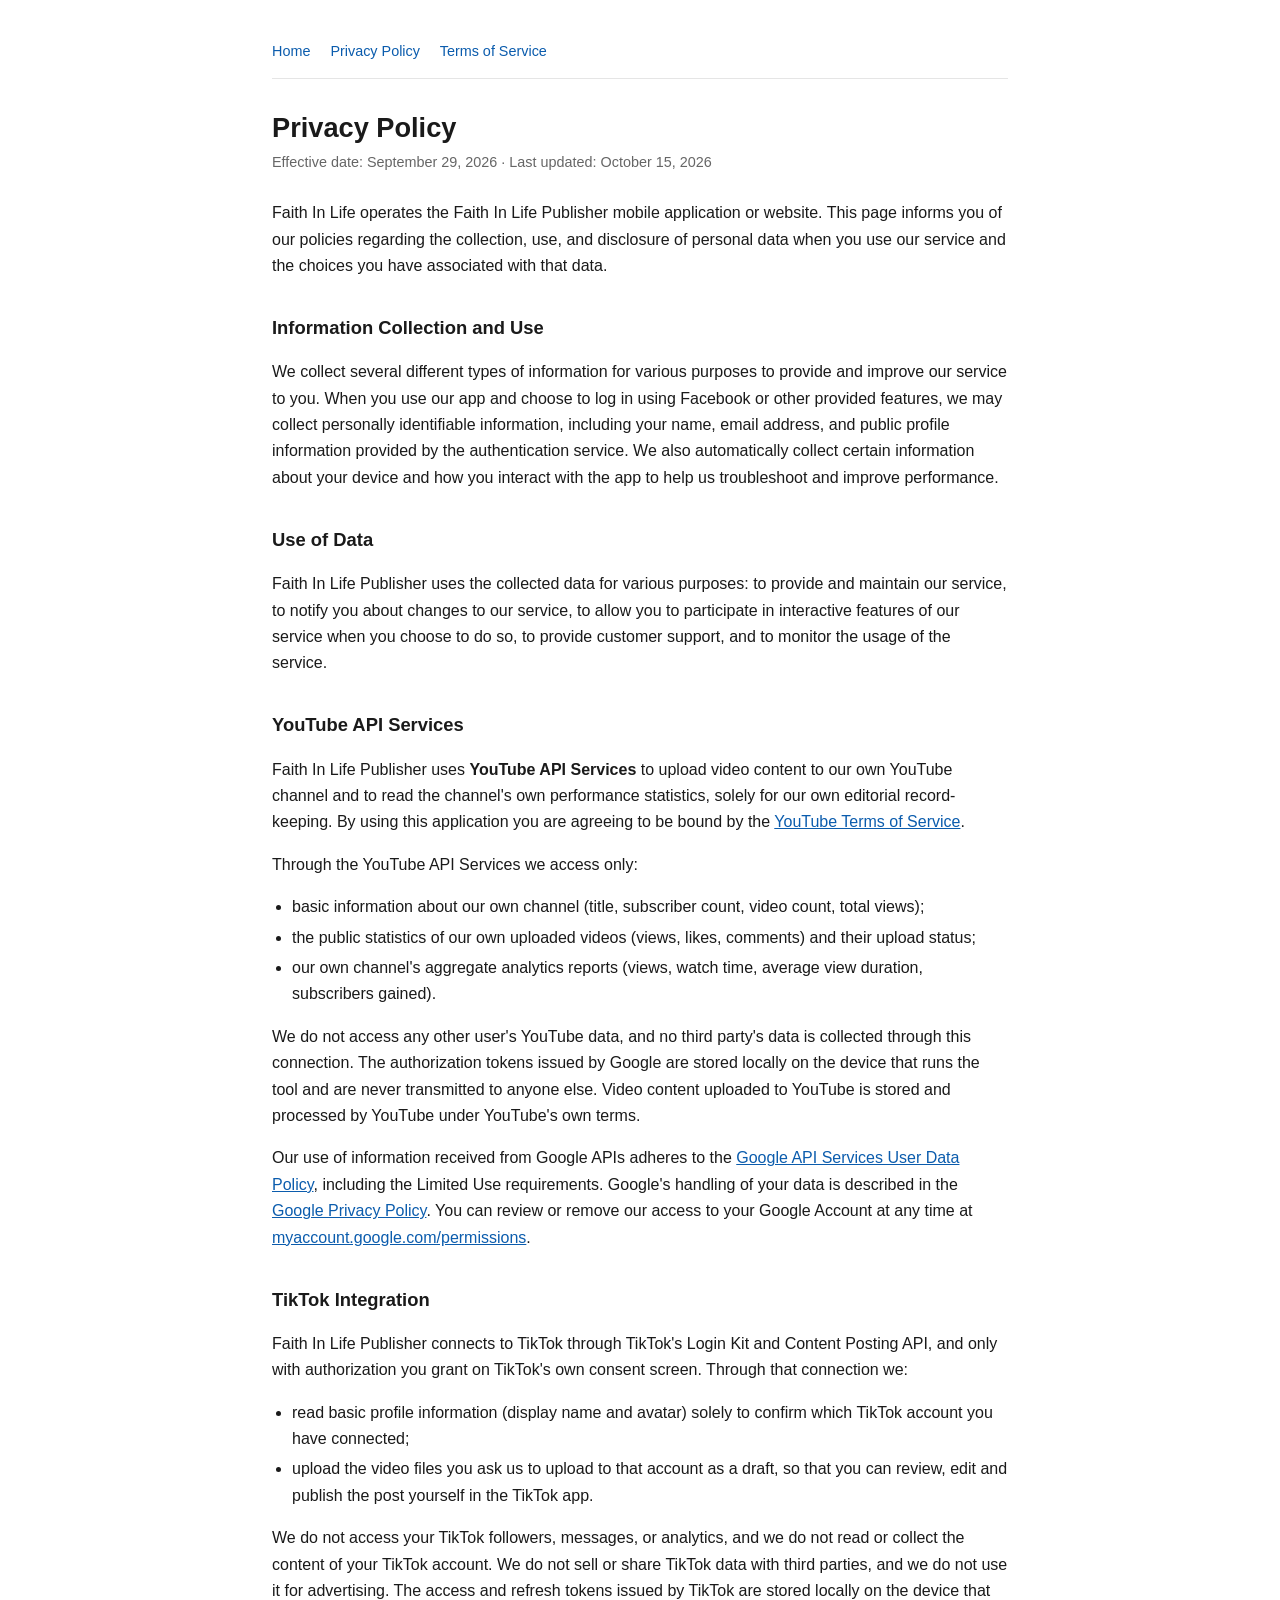
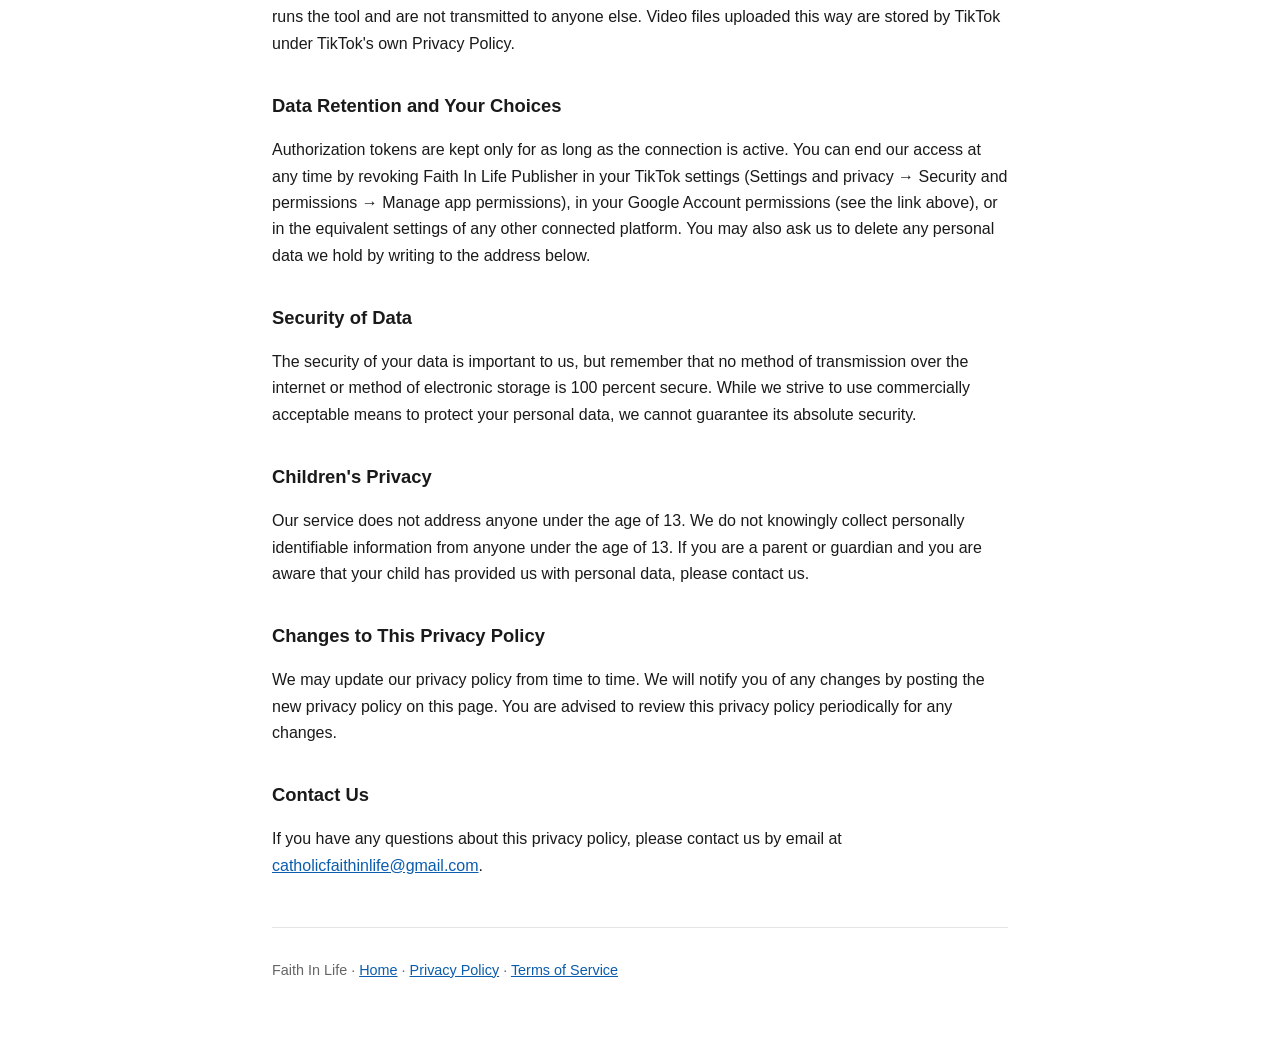
<file: privacy.html>
<!DOCTYPE html>
<html lang="en">
<head>
<meta charset="utf-8">
<meta name="viewport" content="width=device-width, initial-scale=1">
<title>Privacy Policy — Faith In Life</title>
<style>
  body{max-width:46rem;margin:0 auto;padding:2.5rem 1.25rem 4rem;font:16px/1.65 -apple-system,BlinkMacSystemFont,"Segoe UI",Roboto,Helvetica,Arial,sans-serif;color:#1a1a1a;background:#fff}
  h1{font-size:1.7rem;line-height:1.25;margin:0 0 .35rem}
  h2{font-size:1.15rem;margin:2.1rem 0 .5rem}
  .updated{color:#666;font-size:.9rem;margin:0 0 1.6rem}
  nav{font-size:.9rem;margin:0 0 2rem;padding-bottom:.9rem;border-bottom:1px solid #e5e5e5}
  nav a{color:#0b5cad;text-decoration:none;margin-right:1rem}
  nav a:hover{text-decoration:underline}
  ul{padding-left:1.25rem}
  li{margin:.25rem 0}
  a{color:#0b5cad}
  footer{margin-top:3rem;padding-top:1rem;border-top:1px solid #e5e5e5;color:#666;font-size:.9rem}
</style>
</head>
<body>

<nav>
  <a href="https://faithinlife.netlify.app/">Home</a>
  <a href="https://faithinlife.netlify.app/privacy.html">Privacy Policy</a>
  <a href="https://faithinlife.netlify.app/terms.html">Terms of Service</a>
</nav>

<h1>Privacy Policy</h1>
<p class="updated">Effective date: September 29, 2026 · Last updated: October 15, 2026</p>

<p>Faith In Life operates the Faith In Life Publisher mobile application or website. This page informs you of our policies regarding the collection, use, and disclosure of personal data when you use our service and the choices you have associated with that data.</p>

<h2>Information Collection and Use</h2>
<p>We collect several different types of information for various purposes to provide and improve our service to you. When you use our app and choose to log in using Facebook or other provided features, we may collect personally identifiable information, including your name, email address, and public profile information provided by the authentication service. We also automatically collect certain information about your device and how you interact with the app to help us troubleshoot and improve performance.</p>

<h2>Use of Data</h2>
<p>Faith In Life Publisher uses the collected data for various purposes: to provide and maintain our service, to notify you about changes to our service, to allow you to participate in interactive features of our service when you choose to do so, to provide customer support, and to monitor the usage of the service.</p>

<h2>YouTube API Services</h2>
<p>Faith In Life Publisher uses <strong>YouTube API Services</strong> to upload video content to our own YouTube channel and to read the channel's own performance statistics, solely for our own editorial record-keeping. By using this application you are agreeing to be bound by the <a href="https://www.youtube.com/t/terms">YouTube Terms of Service</a>.</p>
<p>Through the YouTube API Services we access only:</p>
<ul>
  <li>basic information about our own channel (title, subscriber count, video count, total views);</li>
  <li>the public statistics of our own uploaded videos (views, likes, comments) and their upload status;</li>
  <li>our own channel's aggregate analytics reports (views, watch time, average view duration, subscribers gained).</li>
</ul>
<p>We do not access any other user's YouTube data, and no third party's data is collected through this connection. The authorization tokens issued by Google are stored locally on the device that runs the tool and are never transmitted to anyone else. Video content uploaded to YouTube is stored and processed by YouTube under YouTube's own terms.</p>
<p>Our use of information received from Google APIs adheres to the <a href="https://developers.google.com/terms/api-services-user-data-policy">Google API Services User Data Policy</a>, including the Limited Use requirements. Google's handling of your data is described in the <a href="https://policies.google.com/privacy">Google Privacy Policy</a>. You can review or remove our access to your Google Account at any time at <a href="https://myaccount.google.com/permissions">myaccount.google.com/permissions</a>.</p>

<h2>TikTok Integration</h2>
<p>Faith In Life Publisher connects to TikTok through TikTok's Login Kit and Content Posting API, and only with authorization you grant on TikTok's own consent screen. Through that connection we:</p>
<ul>
  <li>read basic profile information (display name and avatar) solely to confirm which TikTok account you have connected;</li>
  <li>upload the video files you ask us to upload to that account as a draft, so that you can review, edit and publish the post yourself in the TikTok app.</li>
</ul>
<p>We do not access your TikTok followers, messages, or analytics, and we do not read or collect the content of your TikTok account. We do not sell or share TikTok data with third parties, and we do not use it for advertising. The access and refresh tokens issued by TikTok are stored locally on the device that runs the tool and are not transmitted to anyone else. Video files uploaded this way are stored by TikTok under TikTok's own Privacy Policy.</p>

<h2>Data Retention and Your Choices</h2>
<p>Authorization tokens are kept only for as long as the connection is active. You can end our access at any time by revoking Faith In Life Publisher in your TikTok settings (Settings and privacy → Security and permissions → Manage app permissions), in your Google Account permissions (see the link above), or in the equivalent settings of any other connected platform. You may also ask us to delete any personal data we hold by writing to the address below.</p>

<h2>Security of Data</h2>
<p>The security of your data is important to us, but remember that no method of transmission over the internet or method of electronic storage is 100 percent secure. While we strive to use commercially acceptable means to protect your personal data, we cannot guarantee its absolute security.</p>

<h2>Children's Privacy</h2>
<p>Our service does not address anyone under the age of 13. We do not knowingly collect personally identifiable information from anyone under the age of 13. If you are a parent or guardian and you are aware that your child has provided us with personal data, please contact us.</p>

<h2>Changes to This Privacy Policy</h2>
<p>We may update our privacy policy from time to time. We will notify you of any changes by posting the new privacy policy on this page. You are advised to review this privacy policy periodically for any changes.</p>

<h2>Contact Us</h2>
<p>If you have any questions about this privacy policy, please contact us by email at <a href="mailto:catholicfaithinlife@gmail.com">catholicfaithinlife@gmail.com</a>.</p>

<footer>
  <p>Faith In Life · <a href="https://faithinlife.netlify.app/">Home</a> · <a href="https://faithinlife.netlify.app/privacy.html">Privacy Policy</a> · <a href="https://faithinlife.netlify.app/terms.html">Terms of Service</a></p>
</footer>

</body>
</html>
</file>
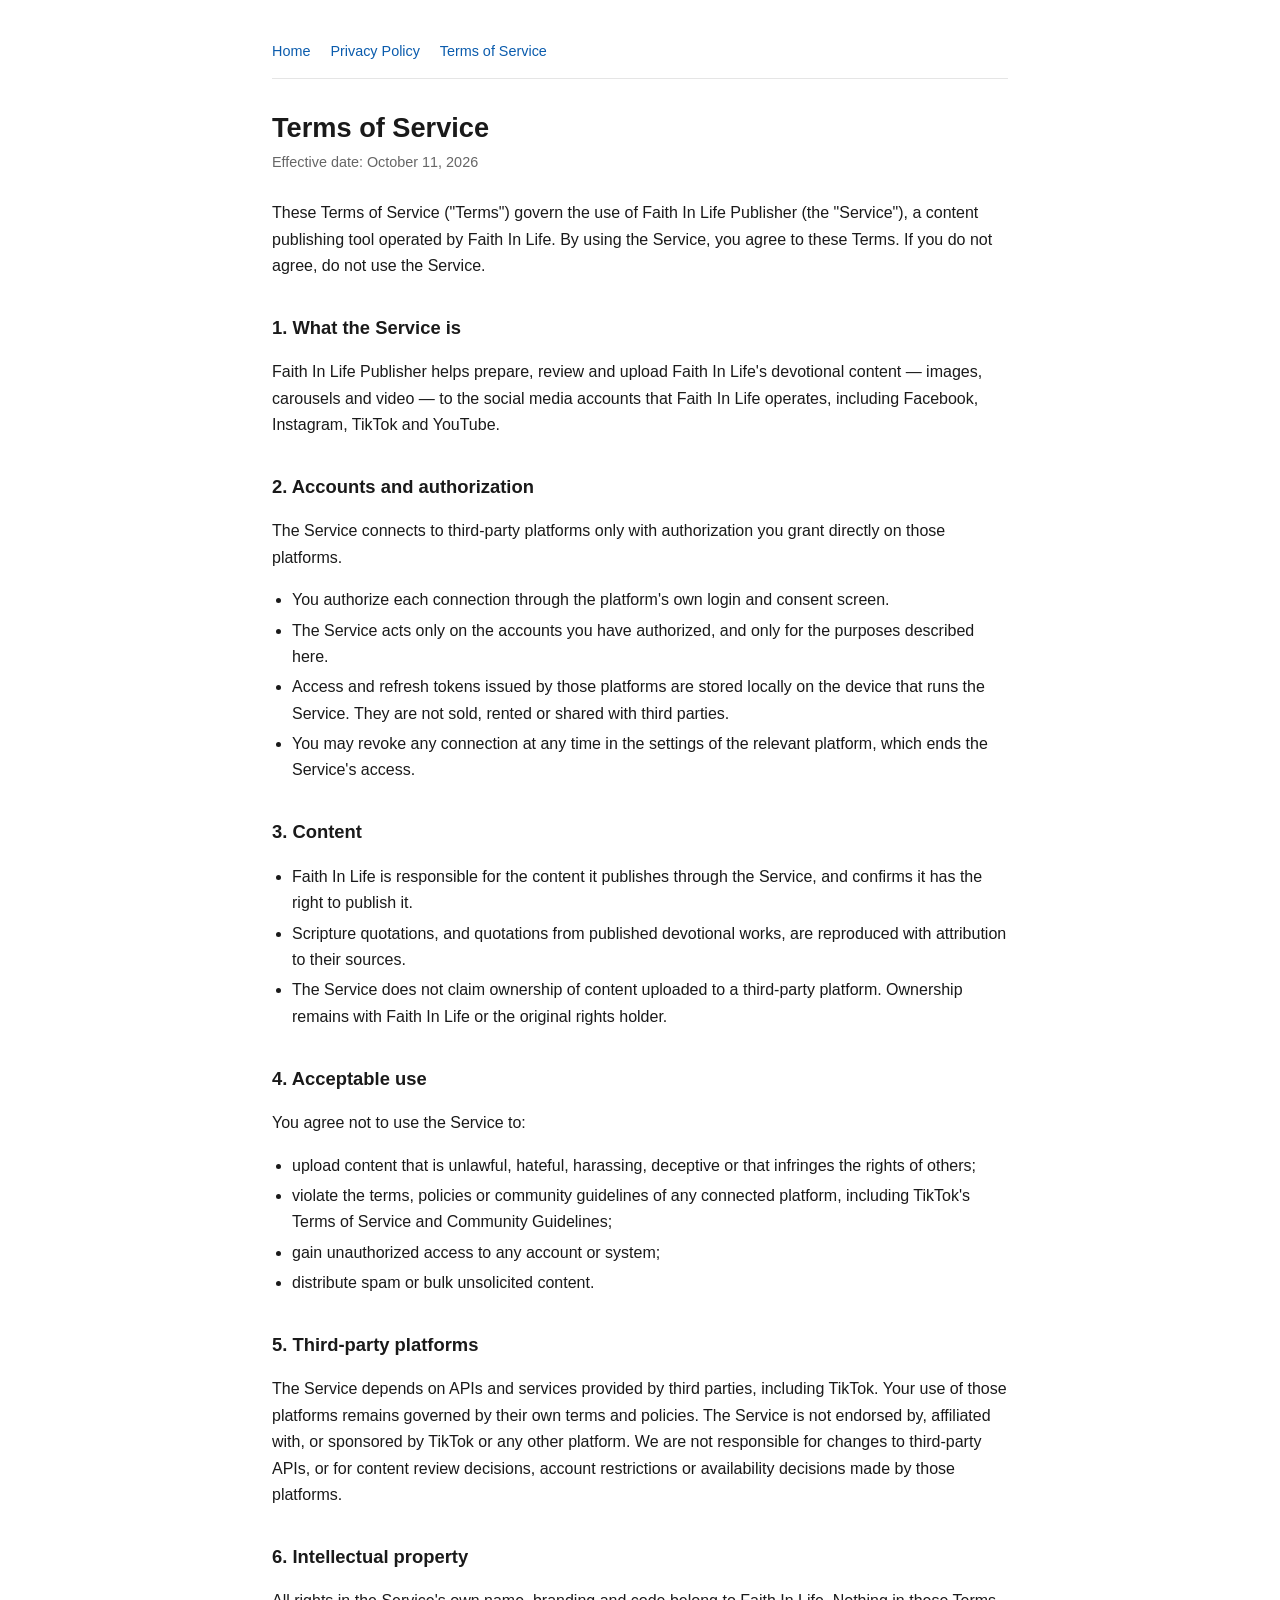
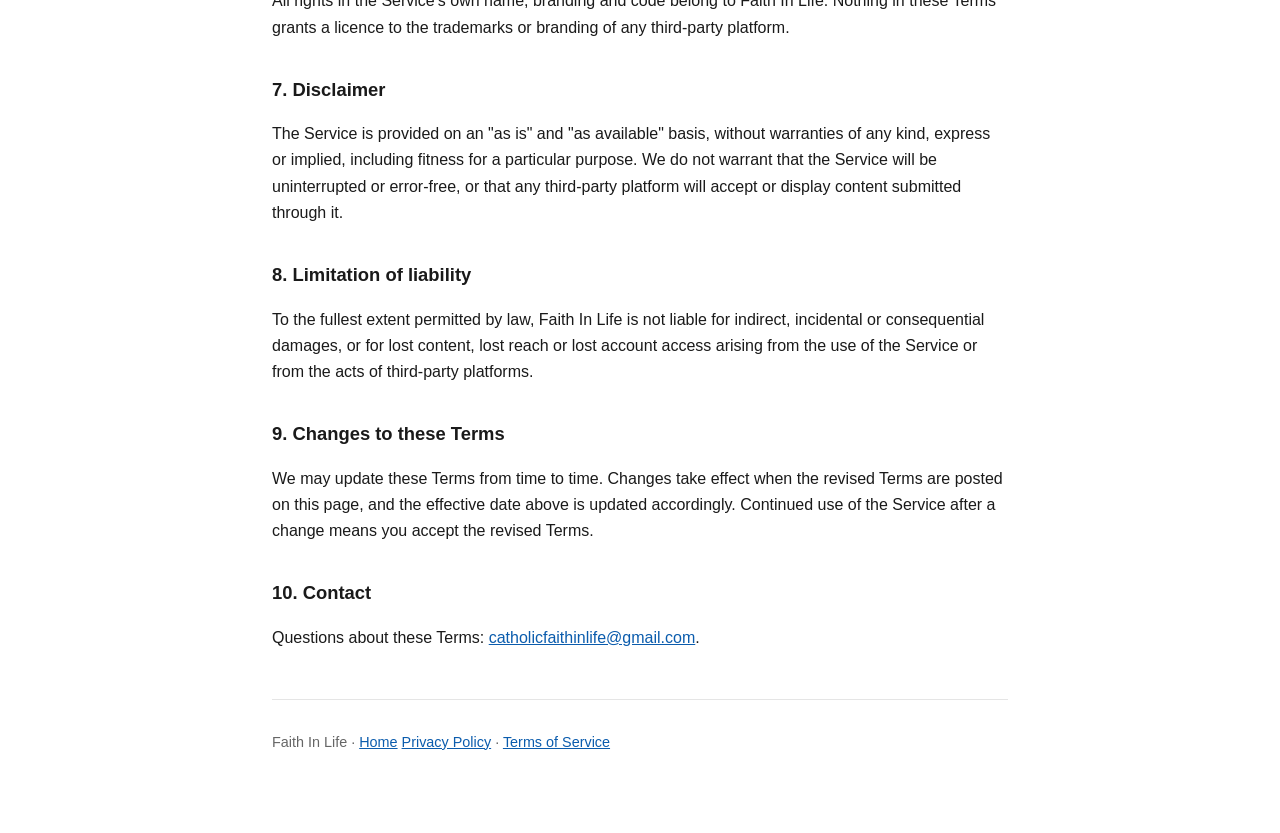
<file: terms.html>
<!DOCTYPE html>
<html lang="en">
<head>
<meta charset="utf-8">
<meta name="viewport" content="width=device-width, initial-scale=1">
<title>Terms of Service — Faith In Life</title>
<style>
  body{max-width:46rem;margin:0 auto;padding:2.5rem 1.25rem 4rem;font:16px/1.65 -apple-system,BlinkMacSystemFont,"Segoe UI",Roboto,Helvetica,Arial,sans-serif;color:#1a1a1a;background:#fff}
  h1{font-size:1.7rem;line-height:1.25;margin:0 0 .35rem}
  h2{font-size:1.15rem;margin:2.1rem 0 .5rem}
  .updated{color:#666;font-size:.9rem;margin:0 0 1.6rem}
  nav{font-size:.9rem;margin:0 0 2rem;padding-bottom:.9rem;border-bottom:1px solid #e5e5e5}
  nav a{color:#0b5cad;text-decoration:none;margin-right:1rem}
  nav a:hover{text-decoration:underline}
  ul{padding-left:1.25rem}
  li{margin:.25rem 0}
  a{color:#0b5cad}
  footer{margin-top:3rem;padding-top:1rem;border-top:1px solid #e5e5e5;color:#666;font-size:.9rem}
</style>
</head>
<body>

<nav>
  <a href="https://faithinlife.netlify.app/">Home</a>
  <a href="https://faithinlife.netlify.app/privacy.html">Privacy Policy</a>
  <a href="https://faithinlife.netlify.app/terms.html">Terms of Service</a>
</nav>

<h1>Terms of Service</h1>
<p class="updated">Effective date: October 11, 2026</p>

<p>These Terms of Service ("Terms") govern the use of Faith In Life Publisher (the "Service"), a content publishing tool operated by Faith In Life. By using the Service, you agree to these Terms. If you do not agree, do not use the Service.</p>

<h2>1. What the Service is</h2>
<p>Faith In Life Publisher helps prepare, review and upload Faith In Life's devotional content — images, carousels and video — to the social media accounts that Faith In Life operates, including Facebook, Instagram, TikTok and YouTube.</p>

<h2>2. Accounts and authorization</h2>
<p>The Service connects to third-party platforms only with authorization you grant directly on those platforms.</p>
<ul>
  <li>You authorize each connection through the platform's own login and consent screen.</li>
  <li>The Service acts only on the accounts you have authorized, and only for the purposes described here.</li>
  <li>Access and refresh tokens issued by those platforms are stored locally on the device that runs the Service. They are not sold, rented or shared with third parties.</li>
  <li>You may revoke any connection at any time in the settings of the relevant platform, which ends the Service's access.</li>
</ul>

<h2>3. Content</h2>
<ul>
  <li>Faith In Life is responsible for the content it publishes through the Service, and confirms it has the right to publish it.</li>
  <li>Scripture quotations, and quotations from published devotional works, are reproduced with attribution to their sources.</li>
  <li>The Service does not claim ownership of content uploaded to a third-party platform. Ownership remains with Faith In Life or the original rights holder.</li>
</ul>

<h2>4. Acceptable use</h2>
<p>You agree not to use the Service to:</p>
<ul>
  <li>upload content that is unlawful, hateful, harassing, deceptive or that infringes the rights of others;</li>
  <li>violate the terms, policies or community guidelines of any connected platform, including TikTok's Terms of Service and Community Guidelines;</li>
  <li>gain unauthorized access to any account or system;</li>
  <li>distribute spam or bulk unsolicited content.</li>
</ul>

<h2>5. Third-party platforms</h2>
<p>The Service depends on APIs and services provided by third parties, including TikTok. Your use of those platforms remains governed by their own terms and policies. The Service is not endorsed by, affiliated with, or sponsored by TikTok or any other platform. We are not responsible for changes to third-party APIs, or for content review decisions, account restrictions or availability decisions made by those platforms.</p>

<h2>6. Intellectual property</h2>
<p>All rights in the Service's own name, branding and code belong to Faith In Life. Nothing in these Terms grants a licence to the trademarks or branding of any third-party platform.</p>

<h2>7. Disclaimer</h2>
<p>The Service is provided on an "as is" and "as available" basis, without warranties of any kind, express or implied, including fitness for a particular purpose. We do not warrant that the Service will be uninterrupted or error-free, or that any third-party platform will accept or display content submitted through it.</p>

<h2>8. Limitation of liability</h2>
<p>To the fullest extent permitted by law, Faith In Life is not liable for indirect, incidental or consequential damages, or for lost content, lost reach or lost account access arising from the use of the Service or from the acts of third-party platforms.</p>

<h2>9. Changes to these Terms</h2>
<p>We may update these Terms from time to time. Changes take effect when the revised Terms are posted on this page, and the effective date above is updated accordingly. Continued use of the Service after a change means you accept the revised Terms.</p>

<h2>10. Contact</h2>
<p>Questions about these Terms: <a href="mailto:catholicfaithinlife@gmail.com">catholicfaithinlife@gmail.com</a>.</p>

<footer>
  <p>Faith In Life · <a href="https://faithinlife.netlify.app/">Home</a>
  <a href="https://faithinlife.netlify.app/privacy.html">Privacy Policy</a> · <a href="https://faithinlife.netlify.app/terms.html">Terms of Service</a></p>
</footer>

</body>
</html>
</file>
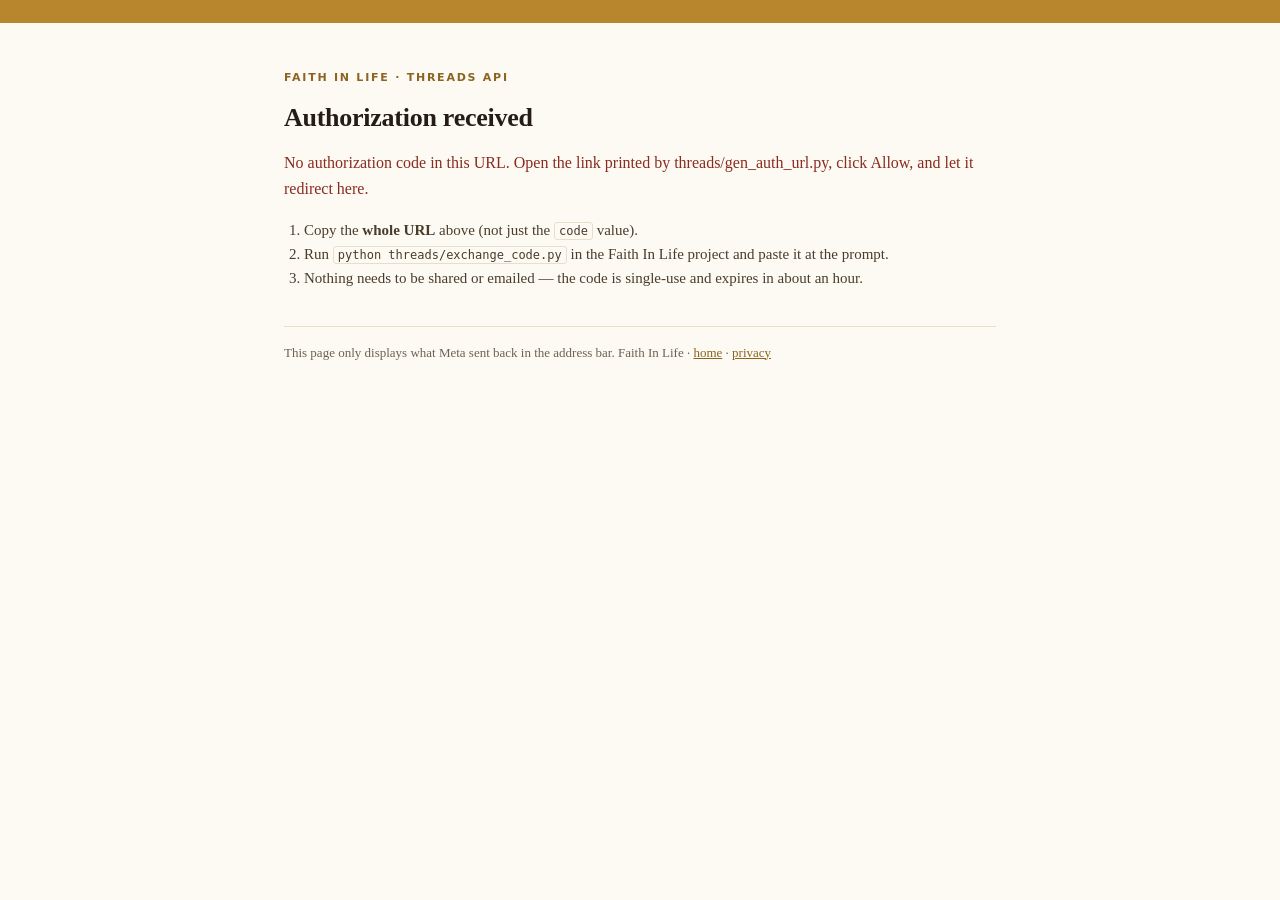
<file: threads-callback.html>
<!doctype html>
<html lang="en">
<head>
<meta charset="utf-8">
<meta name="viewport" content="width=device-width, initial-scale=1">
<meta name="robots" content="noindex, nofollow">
<title>Threads authorization · Faith In Life</title>
<style>
  :root { --cream:#fdfaf4; --ink:#241c15; --ink2:#4a3c2c; --ink3:#6d6152;
          --gold:#b8862d; --gold2:#8a6420; --hair:#e8dfcb; }
  * { box-sizing:border-box; }
  body { margin:0; background:var(--cream); color:var(--ink);
         font:16px/1.6 Georgia, "Times New Roman", serif; }
  .band { height:6mm; background:var(--gold); }
  main { max-width:760px; margin:0 auto; padding:48px 24px 64px; }
  h1 { font-size:26px; line-height:1.25; margin:0 0 6px; letter-spacing:-.01em; }
  .kicker { font:600 11px/1.2 ui-sans-serif, system-ui, sans-serif;
            letter-spacing:.16em; text-transform:uppercase; color:var(--gold2); margin:0 0 18px; }
  .card { border:1px solid var(--hair); background:#fff; border-radius:6px; padding:20px 22px; margin:22px 0; }
  .label { font:600 11px/1.2 ui-sans-serif, system-ui, sans-serif; letter-spacing:.12em;
           text-transform:uppercase; color:var(--ink3); margin:0 0 8px; }
  textarea { width:100%; min-height:104px; font:12px/1.5 ui-monospace, Menlo, Consolas, monospace;
             color:var(--ink); background:var(--cream); border:1px solid var(--hair);
             border-radius:4px; padding:12px; resize:vertical; word-break:break-all; }
  button { font:600 13px/1 ui-sans-serif, system-ui, sans-serif; padding:11px 18px; margin-top:12px;
           border:0; border-radius:4px; background:var(--gold); color:#fff; cursor:pointer; }
  button:hover { background:var(--gold2); }
  .note { color:var(--ink2); font-size:14px; }
  .err { color:#8a2b1f; }
  .ok { color:var(--gold2); font-weight:600; }
  ol { color:var(--ink2); font-size:15px; padding-left:20px; }
  code { font:12px/1.4 ui-monospace, Menlo, Consolas, monospace; background:var(--cream);
         border:1px solid var(--hair); border-radius:3px; padding:1px 4px; }
  footer { margin-top:36px; padding-top:16px; border-top:1px solid var(--hair);
           color:var(--ink3); font-size:13px; }
  a { color:var(--gold2); }
</style>
</head>
<body>
<div class="band"></div>
<main>
  <p class="kicker">Faith In Life · Threads API</p>
  <h1>Authorization received</h1>
  <p id="status" class="note">Reading the response…</p>

  <div class="card" id="card" hidden>
    <p class="label">Copy this — the full address-bar URL</p>
    <textarea id="full" readonly></textarea>
    <button id="copy">Copy full URL</button>
    <p class="note" id="copied" hidden><span class="ok">Copied.</span></p>
  </div>

  <ol>
    <li>Copy the <strong>whole URL</strong> above (not just the <code>code</code> value).</li>
    <li>Run <code>python threads/exchange_code.py</code> in the Faith In Life project and paste it at the prompt.</li>
    <li>Nothing needs to be shared or emailed — the code is single-use and expires in about an hour.</li>
  </ol>

  <footer>
    This page only displays what Meta sent back in the address bar.
    Faith In Life · <a href="/FaithinLife/">home</a> ·
    <a href="/FaithinLife/privacy.html">privacy</a>
  </footer>
</main>
<script>
(function () {
  var p = new URLSearchParams(location.search);
  var code = p.get("code");
  var err = p.get("error");
  var st = p.get("state");
  var status = document.getElementById("status");
  if (err) {
    status.className = "err";
    status.textContent = "Meta returned an error instead of a code: " + err +
      (p.get("error_description") ? " — " + p.get("error_description") : "") +
      ". Nothing was authorized; start again from threads/gen_auth_url.py.";
    return;
  }
  if (!code) {
    status.className = "err";
    status.textContent = "No authorization code in this URL. Open the link printed by " +
      "threads/gen_auth_url.py, click Allow, and let it redirect here.";
    return;
  }
  status.className = "note";
  status.innerHTML = '<span class="ok">Code received.</span> Copy the full URL below.';
  document.getElementById("full").value = location.href;
  document.getElementById("card").hidden = false;
  document.getElementById("copy").addEventListener("click", function () {
    var ta = document.getElementById("full");
    ta.select();
    var done = false;
    try { done = document.execCommand("copy"); } catch (e) { done = false; }
    if (!done && navigator.clipboard) { navigator.clipboard.writeText(location.href); done = true; }
    if (done) { document.getElementById("copied").hidden = false; }
  });
})();
</script>
</body>
</html>
</file>
<file: scrollcraft.css>
/* ============================================================================
   scrollcraft.css: the taste floor
   ----------------------------------------------------------------------------
   Two layers, and the split matters:

     TOKENS   what you override per brand. Colour roles, the type ramp, the
              spacing scale, elevation, motion. A brand is ~12 values.
     DEVICES  what the engine drives. Do not restyle these to taste; they are
              the mechanism. Style your own markup instead.

   Nothing here draws a "component". There are no card, badge, or pill classes,
   because a stylesheet that ships those is how every page built on it ends up
   with the same shapes. You get a floor and a vocabulary; the composition is
   yours.
   ========================================================================== */

/* ---------------------------------------------------------------- tokens -- */
:root {
  /* --- colour roles. Override these six and the page is rebranded. -------- */
  --sc-canvas:      #08090b;   /* the page ground. Drift interpolates this.   */
  --sc-surface:     #101217;   /* anything raised off the ground             */
  --sc-ink:         #f4f2ef;   /* primary text                               */
  --sc-ink-soft:    #9a9ba1;   /* secondary text. Tinted, never flat gray.   */
  --sc-accent:      #d8ff3e;   /* ONE accent. It owns a region, not confetti. */
  --sc-accent-ink:  #08090b;   /* text that sits on the accent               */

  --sc-hairline:    color-mix(in oklab, var(--sc-ink) 12%, transparent);
  --sc-hairline-strong: color-mix(in oklab, var(--sc-ink) 22%, transparent);

  /* --- type. Two families max. Display carries voice, text carries prose. - */
  --sc-font-display: "Instrument Sans", "Geist", system-ui, sans-serif;
  --sc-font-text:    "Geist", system-ui, sans-serif;
  --sc-font-mono:    "Geist Mono", ui-monospace, monospace;

  /* Fluid ramp. Tracking tightens as size grows because a face set at 6rem
     with 0 tracking reads loose; this is optical correction, not decoration. */
  --sc-t-xs:   clamp(0.75rem, 0.72rem + 0.15vw, 0.82rem);
  --sc-t-sm:   clamp(0.875rem, 0.84rem + 0.18vw, 0.95rem);
  --sc-t-base: clamp(1rem, 0.96rem + 0.22vw, 1.125rem);
  --sc-t-lg:   clamp(1.2rem, 1.1rem + 0.5vw, 1.5rem);
  --sc-t-xl:   clamp(1.6rem, 1.35rem + 1.2vw, 2.25rem);
  --sc-t-2xl:  clamp(2.1rem, 1.6rem + 2.4vw, 3.4rem);
  --sc-t-3xl:  clamp(2.8rem, 1.9rem + 4.2vw, 5rem);
  --sc-t-4xl:  clamp(3.4rem, 1.9rem + 6.6vw, 7.5rem);

  --sc-track-tight:  -0.035em;
  --sc-track-snug:   -0.02em;
  --sc-track-normal: -0.005em;
  --sc-track-wide:    0.08em;

  --sc-leading-none: 0.94;
  --sc-leading-tight: 1.06;
  --sc-leading-body: 1.62;

  --sc-measure: 62ch;

  /* --- space. 4px base: the useful middle steps an 8-only scale misses. --- */
  --sc-1: 0.25rem;  --sc-2: 0.5rem;   --sc-3: 0.75rem;  --sc-4: 1rem;
  --sc-5: 1.5rem;   --sc-6: 2rem;     --sc-7: 3rem;     --sc-8: 4rem;
  --sc-9: 6rem;     --sc-10: 8rem;    --sc-11: 12rem;

  /* Section rhythm is fluid so a phone doesn't inherit desktop air. */
  --sc-section: clamp(4.5rem, 9vw, 11rem);
  --sc-gutter:  clamp(1.25rem, 5vw, 5.5rem);
  --sc-maxw:    82rem;

  /* --- radius. Pick one scale for the page and hold it. ------------------- */
  --sc-r-sm: 6px;  --sc-r-md: 12px;  --sc-r-lg: 20px;  --sc-r-pill: 999px;

  /* --- elevation. Every shadow has an offset AND a soft blur, and is tinted
         to the canvas hue. A zero-offset coloured halo is decoration, not
         depth, so there isn't one here. ---------------------------------- */
  --sc-shadow-color: 220 40% 2%;
  --sc-e1: 0 1px 2px hsl(var(--sc-shadow-color) / 0.28),
           0 2px 6px -1px hsl(var(--sc-shadow-color) / 0.20);
  --sc-e2: 0 2px 4px hsl(var(--sc-shadow-color) / 0.24),
           0 8px 18px -4px hsl(var(--sc-shadow-color) / 0.30);
  --sc-e3: 0 4px 8px hsl(var(--sc-shadow-color) / 0.22),
           0 18px 40px -8px hsl(var(--sc-shadow-color) / 0.38),
           0 48px 90px -24px hsl(var(--sc-shadow-color) / 0.30);

  /* Edge light: a 1px top highlight sells a raised surface better than any
     amount of blur, because real raised things catch light on their lip. */
  --sc-edge: inset 0 1px 0 color-mix(in oklab, var(--sc-ink) 10%, transparent);

  /* --- motion. Built-in CSS easings are too weak for UI. ------------------ */
  --sc-ease-out:    cubic-bezier(0.23, 1, 0.32, 1);
  --sc-ease-in-out: cubic-bezier(0.77, 0, 0.175, 1);
  --sc-ease-drawer: cubic-bezier(0.32, 0.72, 0, 1);
  --sc-d-fast: 160ms;  --sc-d-base: 240ms;  --sc-d-slow: 420ms;

  --sc-z-stage: 1; --sc-z-copy: 20; --sc-z-chrome: 60;
}

/* --------------------------------------------------------------- reset -- */
*, *::before, *::after { box-sizing: border-box; }
html { -webkit-text-size-adjust: 100%; scroll-behavior: smooth; }
@media (prefers-reduced-motion: reduce) { html { scroll-behavior: auto; } }

body {
  margin: 0;
  background: var(--sc-canvas);
  color: var(--sc-ink);
  font-family: var(--sc-font-text);
  font-size: var(--sc-t-base);
  line-height: var(--sc-leading-body);
  letter-spacing: var(--sc-track-normal);
  -webkit-font-smoothing: antialiased;
  text-rendering: optimizeLegibility;
  font-synthesis-weight: none;
  overflow-x: clip;
}
img, video, canvas, svg { display: block; max-width: 100%; }
button, input, select, textarea { font: inherit; color: inherit; }

/* ------------------------------------------------- the browser surfaces --
   The parts you did not draw still carry the design. Selection, caret, focus
   ring, scrollbar and tabular numerals all ship with defaults that belong to no
   design system. Theming them is the cheapest signal that a page was built
   rather than assembled, and it is the step that gets skipped most reliably. */
::selection { background: var(--sc-accent); color: var(--sc-accent-ink); }
:root { caret-color: var(--sc-accent); accent-color: var(--sc-accent); }
:focus-visible {
  outline: 2px solid var(--sc-accent);
  outline-offset: 3px;
  border-radius: var(--sc-r-sm);
}
:where(a) { color: inherit; text-decoration-thickness: 1px; text-underline-offset: 0.22em; }
@supports (scrollbar-color: auto) {
  html { scrollbar-color: color-mix(in oklab, var(--sc-ink) 26%, transparent) transparent; scrollbar-width: thin; }
}
:where(table, .sc-nums, [data-sc-count]) { font-variant-numeric: tabular-nums; }

/* ----------------------------------------------------------- typography -- */
.sc-display {
  font-family: var(--sc-font-display);
  font-weight: 500;
  line-height: var(--sc-leading-none);
  letter-spacing: var(--sc-track-tight);
  text-wrap: balance;
  margin: 0;
}
.sc-display--xl { font-size: var(--sc-t-4xl); }
.sc-display--lg { font-size: var(--sc-t-3xl); }
.sc-display--md { font-size: var(--sc-t-2xl); letter-spacing: var(--sc-track-snug); }
.sc-lede {
  font-size: var(--sc-t-lg);
  line-height: 1.44;
  letter-spacing: var(--sc-track-snug);
  color: var(--sc-ink);
  max-width: 46ch;
  text-wrap: pretty;
  margin: 0;
}
.sc-body { max-width: var(--sc-measure); color: var(--sc-ink-soft); text-wrap: pretty; margin: 0; }
.sc-label {
  font-family: var(--sc-font-mono);
  font-size: var(--sc-t-xs);
  letter-spacing: var(--sc-track-wide);
  text-transform: uppercase;
  color: var(--sc-ink-soft);
}

/* ---------------------------------------------------------------- layout -- */
.sc-wrap { width: 100%; max-width: var(--sc-maxw); margin-inline: auto; padding-inline: var(--sc-gutter); }
.sc-section { padding-block: var(--sc-section); }
/* More space above a heading than below it: the gap belongs to the boundary,
   not to the pair. */
.sc-stack > * + * { margin-top: var(--sc-4); }
.sc-stack > :is(h1,h2,h3) { margin-top: var(--sc-7); }
.sc-stack > :is(h1,h2,h3):first-child { margin-top: 0; }
.sc-rule { height: 1px; border: 0; background: var(--sc-hairline); margin: 0; }

/* =============================================================== DEVICES ==
   Driven by the engine. Restyle your own markup, not these.                */

.sc-act--pinned { position: relative; }
.sc-stage {
  position: sticky; top: 0;
  height: 100vh; height: 100svh;
  overflow: clip;
  z-index: var(--sc-z-stage);
}

/* scrub / sequence media */
.sc-stage :is(video[data-sc-scrub], canvas[data-sc-sequence], .sc-stage__poster) {
  position: absolute; inset: 0;
  width: 100%; height: 100%;
  object-fit: cover;
}
video[data-sc-scrub] { opacity: 0; transition: opacity 380ms var(--sc-ease-out); }
.sc-has-clip video[data-sc-scrub] { opacity: 1; }
/* The poster is a live frame-holder, not a placeholder: it stays up until a
   real video frame has painted, which is what stops the blank-stage flash. */
.sc-stage__poster { z-index: 0; transition: opacity 380ms var(--sc-ease-out); }
.sc-has-clip .sc-stage__poster { opacity: 0; }

/* A scrim only where text sits. A full-frame darkening layer flattens the
   image everywhere to fix contrast in one corner. */
.sc-scrim {
  position: absolute; inset: 0; pointer-events: none; z-index: 1;
  background: linear-gradient(
    var(--sc-scrim-angle, 180deg),
    color-mix(in oklab, var(--sc-canvas) var(--sc-scrim-a, 78%), transparent) 0%,
    color-mix(in oklab, var(--sc-canvas) 30%, transparent) 42%,
    transparent 68%);
}
/* Point the scrim at the copy. A scrim gradient that darkens the top while the
   copy sits at the bottom fixes contrast nowhere and flattens the image
   everywhere, which is the most common way text-over-video goes wrong. */
.sc-scrim--bottom { --sc-scrim-angle: 0deg; }
.sc-scrim--left   { --sc-scrim-angle: 90deg; }
.sc-scrim--right  { --sc-scrim-angle: 270deg; }

/* Corner scrims, for copy anchored to a corner. An edge gradient has to darken
   a whole band across the frame to cover one corner; a corner gradient puts the
   density where the text is and leaves the rest of the image alone. Pair with
   .sc-copy--lead / .sc-copy--trail. */
.sc-scrim--lead {
  background: linear-gradient(to top right,
    color-mix(in oklab, var(--sc-canvas) 94%, transparent) 0%,
    color-mix(in oklab, var(--sc-canvas) 72%, transparent) 30%,
    color-mix(in oklab, var(--sc-canvas) 30%, transparent) 52%,
    transparent 72%);
}
.sc-scrim--trail {
  background: linear-gradient(to top left,
    color-mix(in oklab, var(--sc-canvas) 94%, transparent) 0%,
    color-mix(in oklab, var(--sc-canvas) 72%, transparent) 30%,
    color-mix(in oklab, var(--sc-canvas) 30%, transparent) 52%,
    transparent 72%);
}
/* A band across the bottom, for copy that spans the full width of the frame.
   That is what both corner anchors become below 860px, and it is also the right
   shape whenever the copy block is wider than a corner. */
.sc-scrim--band {
  background: linear-gradient(to top,
    color-mix(in oklab, var(--sc-canvas) 94%, transparent) 0%,
    color-mix(in oklab, var(--sc-canvas) 74%, transparent) 22%,
    color-mix(in oklab, var(--sc-canvas) 30%, transparent) 42%,
    transparent 58%);
}
.sc-scrim--vignette {
  background: radial-gradient(120% 90% at 50% 45%, transparent 40%,
              color-mix(in oklab, var(--sc-canvas) 70%, transparent) 100%);
}

/* copy over a stage.
   max-width is in rem, never ch. A `ch` on this container resolves against the
   CONTAINER's font-size (body size), not the display size of the heading inside
   it, so `max-width: 20ch` here silently produces a ~180px column and wraps a
   hero headline to six lines. Set a ch measure on the text element itself. */
.sc-copy {
  position: absolute; z-index: var(--sc-z-copy);
  inset-inline: var(--sc-gutter);
  max-width: min(46rem, 76vw);
  will-change: opacity, transform;
}
.sc-copy--lead   { left: var(--sc-gutter); bottom: clamp(3rem, 12vh, 9rem); }
/* inset-inline FIRST. It is the shorthand for left+right, so declaring it after
   `left: 50%` resets left to auto and the block drifts off the left edge. */
.sc-copy--center { inset-inline: auto; left: 50%; top: 50%; translate: -50% -50%; text-align: center; }
.sc-copy--trail  { inset-inline: auto; right: var(--sc-gutter); bottom: clamp(3rem, 12vh, 9rem); text-align: right; }

/* cue defaults: the engine writes opacity/transform inline, these are the
   pre-paint state so nothing flashes before the first read() */
[data-sc-cue] { opacity: 0; will-change: opacity, transform; }
.sc-ready [data-sc-cue] { transition: none; }

/* kinetic split */
.sc-split { display: inline-block; overflow: hidden; vertical-align: top; }
/* Descenders live below the baseline; a line mask clipped to the line box eats
   the tails off g, y, p, j. The padding buys them room back. */
.sc-split--line { display: block; padding-bottom: 0.14em; margin-bottom: -0.14em; }
.sc-split__i { display: inline-block; will-change: transform, opacity; }
.sc-is-split { opacity: 1 !important; }

/* horizontal rail */
[data-sc-pan] { display: flex; will-change: transform; }

/* reveal + parallax */
[data-sc-reveal] { will-change: clip-path; }
[data-sc-parallax] { will-change: transform; }

/* flow reveal (fires once) */
[data-sc-in], [data-sc-stagger] > * {
  opacity: 0;
  transform: translate3d(0, 14px, 0);
  transition: opacity 620ms var(--sc-ease-out), transform 620ms var(--sc-ease-out);
}
[data-sc-in].sc-in, [data-sc-stagger] > .sc-in { opacity: 1; transform: none; }

/* pointer devices */
[data-sc-tilt] { transform-style: preserve-3d; will-change: transform; }
[data-sc-magnet] { will-change: transform; }
/* isolation always; position only if nothing more specific already set it.
   Written with :where() (zero specificity) on purpose: a plain `position:
   relative` here has the same weight as `.sc-stage` and, being later in the
   file, silently wins. A stage carrying both attributes then stops being
   sticky and the whole act scrolls away instead of pinning. */
[data-sc-spotlight] { isolation: isolate; }
:where([data-sc-spotlight]) { position: relative; }
[data-sc-spotlight]::after {
  content: ""; position: absolute; inset: 0; pointer-events: none; z-index: 2;
  background: radial-gradient(
    28rem 28rem at calc(var(--sc-mx, 0.5) * 100%) calc(var(--sc-my, 0.5) * 100%),
    color-mix(in oklab, var(--sc-accent) 16%, transparent), transparent 70%);
  opacity: 0; transition: opacity var(--sc-d-slow) var(--sc-ease-out);
}
[data-sc-spotlight]:hover::after { opacity: 1; }

/* =========================================================== WORLDFLIGHT ==
   One fixed stage for the whole page. The only thing in document flow is the
   spacer, and it is empty. If you find yourself adding a section here, you want
   act mode instead: the moment a real block scrolls past the fixed stage, the
   page has a seam again and the whole point is gone.                        */

[data-sc-mode="worldflight"] { position: relative; }

.sc-world {
  position: fixed; inset: 0;
  overflow: clip;
  z-index: var(--sc-z-stage);
  background: var(--sc-canvas);
}

/* Every leg is mounted for the life of the page and stacked in the same box.
   The engine owns opacity, visibility and z-index here; do not set them. */
.sc-world__seg {
  position: absolute; inset: 0;
  opacity: 0;
  will-change: opacity;
}
.sc-world__seg > :is(video, img, canvas) {
  position: absolute; inset: 0;
  width: 100%; height: 100%;
  object-fit: cover;
}
/* The poster is the frame-holder AND the first camera move: the engine pushes
   it in slowly until a real decoded frame is available to replace it. */
.sc-world__poster {
  z-index: 0;
  transform-origin: 50% 50%;
  transition: opacity 420ms var(--sc-ease-out);
}
.sc-world__seg > video { z-index: 1; }
.sc-world__seg.sc-has-clip .sc-world__poster { opacity: 0; }
/* The act stylesheet lights a clip through its ancestor act. A worldflight leg
   has no act, so match the class the engine also writes on the clip itself. */
video[data-sc-scrub].sc-has-clip { opacity: 1; }

/* The copy layer is fixed too, and inert by default: the engine hands
   pointer-events back to a block only while it is actually legible. */
.sc-world__copy {
  position: fixed; inset: 0;
  z-index: var(--sc-z-copy);
  pointer-events: none;
}
.sc-world__scrim { position: absolute; inset: 0; pointer-events: none; z-index: 0; }
[data-sc-copy] {
  opacity: 0;
  pointer-events: none;
  will-change: opacity, transform;
}
.sc-ready [data-sc-copy] { transition: none; }

/* The track. Empty on purpose. */
.sc-world__spacer { pointer-events: none; }

/* scroll progress */
[data-sc-progress] {
  position: fixed; inset: 0 0 auto 0; height: 2px; z-index: var(--sc-z-chrome);
  background: var(--sc-accent); transform-origin: 0 50%; transform: scaleX(0);
  will-change: transform;
}

/* ----------------------------------------------------------- atmosphere --
   Depth is not only shadow. Grain keeps a flat dark ground from banding, and
   it is the difference between "a dark page" and "a lit room". */
.sc-grain { position: fixed; inset: 0; pointer-events: none; z-index: 3; opacity: 0.045; }
.sc-grain::before {
  content: ""; position: absolute; inset: -50%;
  background-image: url("data:image/svg+xml;utf8,<svg xmlns='http://www.w3.org/2000/svg' width='140' height='140'><filter id='n'><feTurbulence type='fractalNoise' baseFrequency='0.85' numOctaves='3'/></filter><rect width='140' height='140' filter='url(%23n)'/></svg>");
}

/* -------------------------------------------------------- reduced motion -- */
@media (prefers-reduced-motion: reduce) {
  /* Fewer and gentler, not zero. Opacity still carries the reveal so the page
     is comprehensible; every position change is dropped. */
  [data-sc-in], [data-sc-stagger] > * { transform: none; transition-duration: 220ms; }
  [data-sc-parallax], [data-sc-pan], .sc-split__i { transform: none !important; }
  /* A wipe is a position change too. Show reveal content settled. */
  [data-sc-reveal] { clip-path: none !important; }
  /* A rail's transform IS its navigation, not decoration. Zeroing it the way
     parallax and kinetic type are zeroed parks the act on its first screenful
     and makes everything past the fold unreachable: a device degrading into
     missing content. Hand the travel back to the reader as an ordinary scroll
     region instead, so the same items are all still gettable without motion.
     A build that would rather re-lay the rail out as a grid can still do that;
     this is the floor, not the ceiling. */
  [data-sc-act="pan"] .sc-stage,
  [data-sc-act="pan"] [data-sc-stage] {
    overflow-x: auto; overflow-y: hidden;
    overscroll-behavior-x: contain;
    scroll-snap-type: x proximity;
  }
  [data-sc-pan] > * { scroll-snap-align: center; }
  [data-sc-spotlight]::after { display: none; }
  /* A worldflight keeps its whole story here. No clip is ever fetched, so the
     posters are the film, and they cross-dissolve through exactly the same
     seams at exactly the same scroll positions. The push-in and the copy drift
     are the only things that go. */
  .sc-world__poster, [data-sc-copy] { transform: none !important; }
}

/* --------------------------------------------------------------- mobile -- */
@media (max-width: 860px) {
  .sc-copy { inset-inline: var(--sc-gutter); max-width: none; }
  .sc-copy--trail { text-align: left; }
  .sc-stage { height: 100svh; }
  /* .sc-copy--trail re-anchors to the left and spans the full width here, so a
     bottom-RIGHT corner gradient darkens the one corner the copy just left and
     guarantees a contrast failure over any bright clip. Point the density at
     the copy: the same band .sc-scrim--band paints. */
  .sc-scrim--trail {
    background: linear-gradient(to top,
      color-mix(in oklab, var(--sc-canvas) 94%, transparent) 0%,
      color-mix(in oklab, var(--sc-canvas) 74%, transparent) 22%,
      color-mix(in oklab, var(--sc-canvas) 30%, transparent) 42%,
      transparent 58%);
  }
}
</file>
<file: site.css>
/* =========================================================================
   Faith In Life — site.css
   Grammar: chaptered editorial. Engine is untouched; this file themes it and
   carries the page's own composition. Brand kit wins over the skill where the
   two disagree (parchment / ink / gold, Georgia + sans, FIL seal).
   ========================================================================= */

:root {
  /* six colour roles, one accent */
  --sc-canvas:      #faf3e7;   /* parchment */
  --sc-surface:     #f4ead8;   /* linen, raised */
  --sc-ink:         #2b2117;   /* warm near-black, never #000 */
  --sc-ink-soft:    #6d5b45;   /* secondary: tinted toward the ground */
  --sc-accent:      #8a6420;   /* gold, deepened so it passes on parchment */
  --sc-accent-ink:  #faf3e7;

  --sc-hairline:        rgba(43, 33, 23, 0.14);
  --sc-hairline-strong: rgba(43, 33, 23, 0.26);

  /* two families: Georgia for type, one sans for labels */
  --sc-font-display: Georgia, "Iowan Old Style", "Times New Roman", serif;
  --sc-font-text:    Georgia, "Iowan Old Style", "Times New Roman", serif;
  --fil-sans:        "Helvetica Neue", Helvetica, Arial, sans-serif;

  --fil-gold:        #b8862d;
  --fil-gold-lift:   #d3a853;

  --fil-measure: 58ch;
  --fil-gutter: clamp(1.25rem, 5vw, 5rem);
  --fil-sec: clamp(4.5rem, 10vw, 9.5rem);
}

/* ---------------------------------------------------------------- base -- */
*, *::before, *::after { box-sizing: border-box; }

html { scrollbar-gutter: stable; }

body {
  background: var(--sc-canvas);
  color: var(--sc-ink);
  font-family: var(--sc-font-text);
  font-size: clamp(1.03rem, 0.98rem + 0.22vw, 1.12rem);
  line-height: 1.66;
  letter-spacing: 0;
  -webkit-font-smoothing: antialiased;
  text-rendering: optimizeLegibility;
}

::selection { background: rgba(184, 134, 45, 0.24); color: var(--sc-ink); }

a { color: inherit; }
img { max-width: 100%; height: auto; display: block; }

:focus-visible {
  outline: 2px solid var(--sc-accent);
  outline-offset: 3px;
  border-radius: 2px;
}

.sr-only {
  position: absolute; width: 1px; height: 1px; padding: 0; margin: -1px;
  overflow: hidden; clip: rect(0 0 0 0); white-space: nowrap; border: 0;
}

.skip {
  position: fixed; top: 0.75rem; left: 0.75rem; z-index: 200;
  translate: 0 -200%;
  background: var(--sc-ink); color: var(--sc-canvas);
  padding: 0.6rem 1rem; font: 600 0.8rem/1 var(--fil-sans);
  letter-spacing: 0.06em; text-transform: uppercase; text-decoration: none;
}
.skip:focus-visible { translate: 0 0; }

.sc-grain { opacity: 0.035; mix-blend-mode: multiply; }

/* Shared type ------------------------------------------------------------ */
.eyebrow {
  font: 600 0.7rem/1.4 var(--fil-sans);
  letter-spacing: 0.2em;
  text-transform: uppercase;
  color: var(--sc-accent);
  margin: 0;
}

.h2 {
  font-family: var(--sc-font-display);
  font-weight: 400;
  font-size: clamp(2rem, 1.4rem + 3.1vw, 3.9rem);
  line-height: 1.02;
  letter-spacing: -0.022em;
  text-wrap: balance;
  margin: 0.85rem 0 0;
  max-width: 22ch;
}

.lede {
  font-size: clamp(1.12rem, 1rem + 0.5vw, 1.32rem);
  line-height: 1.5;
  color: var(--sc-ink);
  max-width: 34ch;
  margin: 1.4rem 0 0;
  text-wrap: pretty;
}

.prose { max-width: var(--fil-measure); }
.prose p { margin: 0 0 1.05em; color: var(--sc-ink-soft); text-wrap: pretty; }
.prose p strong { color: var(--sc-ink); font-weight: 400; font-style: italic; }
.prose p:last-child { margin-bottom: 0; }

.hair { height: 1px; background: var(--sc-hairline); border: 0; margin: 0; }

/* ----------------------------------------------------------------- folio -- */
.folio {
  position: fixed;
  inset: 0 0 auto 0;
  z-index: 60;
  display: flex;
  align-items: baseline;
  justify-content: space-between;
  gap: 1rem;
  padding: clamp(0.9rem, 2vw, 1.5rem) var(--fil-gutter) clamp(1.4rem, 4vw, 2.6rem);
  font: 600 0.66rem/1 var(--fil-sans);
  letter-spacing: 0.19em;
  text-transform: uppercase;
  color: var(--fil-muted, var(--sc-ink-soft));
  pointer-events: none;
  transition: color 220ms ease;
  mix-blend-mode: normal;
}
/* The folio is fixed, so type scrolls under it. A soft mask of the current
   ground keeps it legible without ever reading as a marketing bar: no border,
   no shadow, it simply fades into the page. */
.folio::before {
  content: "";
  position: absolute;
  inset: 0;
  background-color: var(--folio-ground, #faf3e7);
  -webkit-mask-image: linear-gradient(to bottom, #000 46%, transparent 100%);
  mask-image: linear-gradient(to bottom, #000 46%, transparent 100%);
  transition: background-color 220ms ease;
  pointer-events: none;
  z-index: -1;
}
body[data-ground="paper"] { --folio-ground: #faf3e7; }
body[data-ground="ink"]   { --folio-ground: #1b1813; }
body[data-ground="olive"] { --folio-ground: #262c22; }
.folio a { pointer-events: auto; text-decoration: none; }
.folio__links { display: flex; align-items: baseline; gap: clamp(0.8rem, 1.6vw, 1.4rem); }

.folio__mark {
  display: inline-flex;
  align-items: center;
  gap: 0.55rem;
  color: inherit;
}
.folio__mark svg, .folio__mark img { width: 17px; height: 17px; flex: none; }

.folio__chapter {
  margin: 0;
  display: inline-flex;
  align-items: baseline;
  gap: 0.6rem;
  overflow: hidden;
  max-width: 40vw;
  white-space: nowrap;
}
.folio__chapter span[data-chname] {
  font-weight: 500;
  letter-spacing: 0.13em;
  opacity: 0.75;
  transition: opacity 300ms ease;
}

.folio__cta {
  position: relative;
  color: inherit;
  padding-bottom: 0.25rem;
}
.folio__cta::after {
  content: "";
  position: absolute; left: 0; right: 0; bottom: 0; height: 1px;
  background: currentColor;
  opacity: 0.45;
  transform-origin: 0 50%;
  transform: scaleX(0.999);
  transition: transform 320ms var(--sc-ease-out), opacity 320ms ease;
}
.folio__cta:hover::after { transform: scaleX(1); opacity: 1; }

body[data-ground="ink"] .folio,
body[data-ground="olive"] .folio { color: #cfc0a6; }
body[data-ground="ink"] .folio__cta::after,
body[data-ground="olive"] .folio__cta::after { background: #cfc0a6; }

/* ------------------------------------------------------------ title page -- */
.title {
  position: relative;
  min-height: 100svh;
  display: grid;
  align-content: center;
  padding: clamp(5.5rem, 11vh, 7.5rem) var(--fil-gutter) clamp(2.6rem, 6vh, 4rem);
  overflow: clip;
}
.title::before {
  content: "";
  position: absolute; inset: 0;
  background:
    radial-gradient(120% 80% at 78% 12%, rgba(184, 134, 45, 0.13), transparent 62%),
    radial-gradient(90% 60% at 8% 92%, rgba(120, 96, 62, 0.07), transparent 70%);
  pointer-events: none;
}

.title__inner {
  position: relative;
  z-index: 2;
  width: 100%;
  max-width: 86rem;
  margin-inline: auto;
  display: grid;
  grid-template-columns: minmax(0, 1fr) auto;
  align-items: center;
  column-gap: clamp(1.5rem, 3.6vw, 4.5rem);
  row-gap: clamp(1.5rem, 4vh, 3rem);
}
.title__inner > h1,
.title__inner > .title__lede,
.title__inner > .title__acts,
.title__inner > .title__foot { grid-column: 1; }

.title h1 {
  font-family: var(--sc-font-display);
  font-weight: 400;
  font-size: clamp(2.85rem, 8.7vw, 7.6rem);
  line-height: 0.93;
  letter-spacing: -0.032em;
  margin: 0;
  max-width: 13ch;
}
.title h1 .ln {
  display: block;
  overflow: hidden;
  padding-bottom: 0.06em;
  margin-bottom: -0.06em;
}
.title h1 .ln > span {
  display: block;
  transform: translate3d(0, 105%, 0);
  animation: lineUp 1100ms var(--sc-ease-out) forwards;
}
.title h1 .ln:nth-child(1) > span { animation-delay: 220ms; }
.title h1 .ln:nth-child(2) > span { animation-delay: 360ms; }
.title h1 em { font-style: italic; }

.title__lede {
  font-size: clamp(1.08rem, 1rem + 0.5vw, 1.3rem);
  line-height: 1.52;
  color: var(--sc-ink);
  max-width: 33ch;
  margin: 0;
  opacity: 0;
  animation: rise 900ms var(--sc-ease-out) 640ms forwards;
}

.title__acts {
  display: flex;
  flex-wrap: wrap;
  align-items: center;
  gap: 1.25rem 2rem;
  margin-top: 0.4rem;
  opacity: 0;
  animation: rise 900ms var(--sc-ease-out) 760ms forwards;
}

.title__foot {
  margin: clamp(2rem, 6vh, 3.5rem) 0 0;
  font: 500 0.72rem/1.5 var(--fil-sans);
  letter-spacing: 0.1em;
  text-transform: uppercase;
  color: var(--sc-ink-soft);
  opacity: 0;
  animation: rise 900ms var(--sc-ease-out) 880ms forwards;
}
.title__foot a { text-decoration: none; border-bottom: 1px solid var(--sc-hairline-strong); }
.title__foot a:hover { color: var(--sc-accent); border-color: currentColor; }

/* the clock in chapter I ------------------------------------------------- */
.ch1__clock { margin: 0 0 1.15rem; }
.clock { width: clamp(3.5rem, 4.6vw, 4.4rem); height: auto; display: block; color: var(--sc-ink-soft); }
.clock__face { fill: none; stroke: var(--sc-hairline-strong); stroke-width: 0.9; }
.clock__ticks line { stroke: currentColor; stroke-width: 0.5; opacity: 0.65; }
.clock__majors line { stroke: currentColor; stroke-width: 1.15; }
.clock__hour { stroke: var(--sc-ink); stroke-width: 2.7; stroke-linecap: round; }
.clock__min { stroke: var(--sc-ink); stroke-width: 1.5; stroke-linecap: round; }
.clock__pin { fill: var(--sc-accent); }

/* seal */
.seal {
  position: relative;
  z-index: 1;
  grid-column: 2;
  grid-row: 1 / span 3;
  align-self: center;
  justify-self: end;
  width: clamp(14.5rem, 31vw, 31rem);
  aspect-ratio: 1;
  color: var(--fil-gold);
  pointer-events: none;
  transform: translate3d(var(--px, 0px), var(--py, 0px), 0);
  will-change: transform;
}
.seal::after {
  content: "";
  position: absolute;
  inset: -14%;
  border-radius: 50%;
  background: radial-gradient(circle at 50% 48%, rgba(211, 168, 83, 0.16), transparent 62%);
  z-index: -1;
}
.seal img {
  width: 100%; height: 100%; object-fit: contain;
  transform-origin: 50% 50%;
  animation: sealIn 1500ms var(--sc-ease-out) 300ms forwards,
             sealSway 9s ease-in-out 1600ms infinite;
  will-change: transform;
}
@keyframes sealIn {
  from { opacity: 0; transform: scale(0.94); }
  to   { opacity: 1; transform: none; }
}
/* it never turns its back on you: a two-degree sway, never a full turn */
@keyframes sealSway {
  0%, 100% { transform: translate3d(0, 2px, 0) rotate(-3.4deg) scale(1); }
  50%      { transform: translate3d(0, -10px, 0) rotate(3.4deg) scale(1.02); }
}
.seal:hover img { animation-duration: 4.5s; }
.seal .ring { stroke-dasharray: var(--len); stroke-dashoffset: var(--len); animation: draw 2200ms var(--sc-ease-out) 400ms forwards; }
.seal .tick { opacity: 0; animation: rise 700ms ease 1400ms forwards; }

/* button ---------------------------------------------------------------- */
.btn {
  display: inline-flex;
  align-items: center;
  gap: 0.7rem;
  padding: 0.95rem 1.55rem;
  background: var(--sc-ink);
  color: var(--sc-canvas);
  font: 600 0.74rem/1 var(--fil-sans);
  letter-spacing: 0.16em;
  text-transform: uppercase;
  text-decoration: none;
  border-radius: 1px;
  transition: background 260ms ease, color 260ms ease, gap 260ms ease;
}
.btn svg { width: 14px; height: 14px; transition: transform 320ms var(--sc-ease-out); }
.btn:hover { background: var(--sc-accent); color: var(--sc-accent-ink); }
.btn:hover svg { transform: translateX(4px); }

.link {
  font: 600 0.72rem/1 var(--fil-sans);
  letter-spacing: 0.14em;
  text-transform: uppercase;
  color: var(--sc-ink);
  text-decoration: none;
  border-bottom: 1px solid var(--sc-hairline-strong);
  padding-bottom: 0.35rem;
  transition: color 240ms ease, border-color 240ms ease;
}
.link:hover { color: var(--sc-accent); border-color: var(--sc-accent); }

/* --- the daily word: archive band, level with the title page ------------ */
.arch-band {
  background: var(--sc-surface);
  padding-block: clamp(3.4rem, 7vw, 6.4rem);
  border-top: 1px solid var(--sc-hairline);
  border-bottom: 1px solid var(--sc-hairline);
}
.arch-band__grid {
  display: grid;
  grid-template-columns: minmax(0, 1.32fr) minmax(0, 0.68fr);
  align-items: center;
  column-gap: clamp(2rem, 5vw, 5rem);
  row-gap: clamp(2rem, 4vw, 3rem);
}
.arch-band__title {
  font-family: var(--sc-font-display);
  font-weight: 400;
  font-size: clamp(2.3rem, 1.4rem + 3.9vw, 4.9rem);
  line-height: 0.98;
  letter-spacing: -0.03em;
  margin: 0.7rem 0 0;
  max-width: 20ch;
  text-wrap: balance;
}
.arch-band__title em { font-style: italic; white-space: nowrap; }
.arch-band__lede {
  font-size: clamp(1.02rem, 0.98rem + 0.34vw, 1.18rem);
  line-height: 1.58;
  color: var(--sc-ink-soft);
  max-width: 46ch;
  margin: 1.15rem 0 0;
  text-wrap: pretty;
}
.arch-band__acts {
  display: flex;
  flex-wrap: wrap;
  align-items: center;
  gap: 1rem 1.75rem;
  margin-top: clamp(1.4rem, 2.6vw, 2rem);
}
.arch-band__card {
  border: 1px solid var(--sc-hairline-strong);
  background: var(--sc-canvas);
  padding: clamp(1.3rem, 2.4vw, 1.9rem);
  position: relative;
}
@media (min-width: 901px) {
  /* a hairline rail ties the card to the copy instead of letting it float */
  .arch-band__card::before {
    content: "";
    position: absolute;
    left: calc(-1 * clamp(1rem, 2.5vw, 2.5rem));
    top: 6%;
    bottom: 6%;
    width: 1px;
    background: var(--sc-hairline);
  }
}
.arch-band__cardtop,
.arch-band__cardfoot {
  font: 600 0.7rem/1.45 var(--fil-sans);
  letter-spacing: 0.16em;
  text-transform: uppercase;
  color: var(--sc-accent);
  margin: 0;
}
.arch-band__cardfoot {
  margin-top: 1.1rem;
  padding-top: 0.9rem;
  border-top: 1px solid var(--sc-hairline);
  color: var(--sc-ink-soft);
  letter-spacing: 0.12em;
}
.arch-band__stats { margin: 1rem 0 0; display: grid; gap: 0.85rem; }
.arch-band__stats > div { display: flex; align-items: baseline; justify-content: space-between; gap: 1rem; }
.arch-band__stats dt {
  font: 500 0.72rem/1.4 var(--fil-sans);
  letter-spacing: 0.1em;
  text-transform: uppercase;
  color: var(--sc-ink-soft);
}
.arch-band__stats dd {
  font-family: var(--sc-font-display);
  font-size: clamp(1.5rem, 1.2rem + 1vw, 2rem);
  line-height: 1;
  margin: 0;
  letter-spacing: -0.02em;
  font-variant-numeric: lining-nums tabular-nums;
}
@media (max-width: 900px) {
  .arch-band__grid { grid-template-columns: minmax(0, 1fr); }
  .arch-band__card { max-width: 30rem; }
}

/* ---------------------------------------------------------------- chapter -- */
.ch { position: relative; padding-block: var(--fil-sec); }
.ch--paper { background: var(--sc-canvas); }
.ch--linen { background: var(--sc-surface); --sc-accent: #7b571a; }

.ch--ink {
  background: #1b1813;
  color: #f3e9d7;
  --sc-ink: #f3e9d7;
  --sc-ink-soft: #b8ab95;
  --sc-accent: #d3a853;
  --sc-hairline: rgba(243, 233, 215, 0.16);
  --sc-hairline-strong: rgba(243, 233, 215, 0.32);
}
.ch--olive {
  background: #262c22;
  color: #efe6d4;
  --sc-ink: #efe6d4;
  --sc-ink-soft: #adaf99;
  --sc-accent: #cfa95c;
  --sc-hairline: rgba(239, 230, 212, 0.16);
  --sc-hairline-strong: rgba(239, 230, 212, 0.34);
}

.wrap {
  width: 100%;
  max-width: 86rem;
  margin-inline: auto;
  padding-inline: var(--fil-gutter);
}

.grid {
  display: grid;
  grid-template-columns: repeat(12, minmax(0, 1fr));
  gap: clamp(1.5rem, 3vw, 2.6rem);
  align-items: start;
}

/* chapter I -------------------------------------------------------------- */
.ch1__copy { grid-column: 1 / 6; }
.ch1__fig  { grid-column: 7 / 13; }

.ch1 h2 {
  font-family: var(--sc-font-display);
  font-weight: 400;
  font-size: clamp(2.8rem, 1rem + 6.2vw, 6rem);
  line-height: 0.95;
  letter-spacing: -0.035em;
  font-variant-numeric: tabular-nums;
  margin: 0.9rem 0 0;
}
.ch1 h2 small {
  display: block;
  font-size: 0.34em;
  letter-spacing: 0.02em;
  font-style: italic;
  color: var(--sc-ink-soft);
  margin-top: 0.55em;
}

.ch1__body { margin-top: clamp(1.6rem, 4vh, 2.6rem); }

/* figure ---------------------------------------------------------------- */
.plate {
  position: relative;
  overflow: hidden;
  background: #e7dbc4;
}
.plate img {
  width: 100%;
  height: 100%;
  object-fit: cover;
  transform: scale(1.06);
}
.plate--tall { aspect-ratio: 4 / 5; }
.plate--wide { aspect-ratio: 16 / 10; }

figure { margin: 0; }
figure figcaption {
  margin-top: 0.9rem;
  padding-top: 0.7rem;
  border-top: 1px solid var(--sc-hairline);
  font: 500 0.72rem/1.5 var(--fil-sans);
  letter-spacing: 0.09em;
  text-transform: uppercase;
  color: var(--sc-ink-soft);
  display: flex;
  gap: 0.6rem;
}
figure figcaption b {
  color: var(--sc-accent);
  font-weight: 600;
  flex: none;
}

/* chapter II: the statement ---------------------------------------------- */
.ch2 {
  min-height: clamp(80svh, 92vh, 110vh); display: grid; align-content: center;
  position: relative; overflow: hidden; isolation: isolate;
}

/* the room keeps breathing: a seven-second candle push-in, dimmed to a memory.
   The still is the base layer; the loop only fades in once it can actually play,
   so a phone on a metered connection still sees the photograph. */
.ch2__bg { position: absolute; inset: 0; z-index: 0; }
.ch2__bg img, .ch2__bg video {
  position: absolute; inset: 0; width: 100%; height: 100%;
  object-fit: cover; object-position: 72% 50%;
}
.ch2__still { opacity: 0.34; }
.ch2__loop { opacity: 0; transition: opacity 1200ms ease; }
.ch2__loop.is-playing { opacity: 0.34; }
.ch2::after {
  content: ""; position: absolute; inset: 0; z-index: 1; pointer-events: none;
  background: linear-gradient(100deg,
    rgba(27, 24, 19, 0.95) 30%,
    rgba(27, 24, 19, 0.80) 56%,
    rgba(27, 24, 19, 0.52) 100%);
}
.ch2 > .wrap { position: relative; z-index: 2; }
@media (max-width: 700px) {
  .ch2__bg img, .ch2__bg video { object-position: 94% 50%; }
  .ch2::after {
    background: linear-gradient(178deg,
      rgba(27, 24, 19, 0.97) 12%,
      rgba(27, 24, 19, 0.93) 52%,
      rgba(27, 24, 19, 0.80) 100%);
  }
}
.ch2__inner { max-width: 44ch; }
.ch2 h2 {
  font-family: var(--sc-font-display);
  font-weight: 400;
  font-size: clamp(2.3rem, 1rem + 4.6vw, 4.6rem);
  line-height: 1.02;
  letter-spacing: -0.03em;
  margin: 0;
  text-wrap: balance;
}
.ch2 h2 em { font-style: italic; color: var(--fil-gold-lift); }
.ch2__turn {
  font-size: clamp(1.15rem, 1rem + 0.7vw, 1.5rem);
  font-style: italic;
  color: var(--sc-ink-soft);
  margin: 1.6rem 0 0;
}
.ch2 blockquote {
  margin: clamp(2.6rem, 7vh, 4.2rem) 0 0;
  padding-left: clamp(1.1rem, 2.4vw, 2rem);
  border-left: 1px solid var(--fil-gold);
  max-width: 40ch;
}
.ch2 blockquote p {
  font-size: clamp(1.35rem, 1.1rem + 1vw, 1.9rem);
  line-height: 1.42;
  margin: 0;
  letter-spacing: -0.01em;
  text-wrap: pretty;
}
.ch2 blockquote cite {
  display: block;
  margin-top: 1rem;
  font: 600 0.68rem/1.4 var(--fil-sans);
  letter-spacing: 0.18em;
  text-transform: uppercase;
  font-style: normal;
  color: var(--sc-accent);
}
.ch2__what {
  margin: clamp(2.2rem, 6vh, 3.4rem) 0 0;
  max-width: 46ch;
  color: var(--sc-ink-soft);
}

/* chapter III: the week rose --------------------------------------------- */
.ch3 { background: var(--sc-canvas); padding-block: clamp(6rem, 13vw, 13rem); }
.ch3__head { max-width: 60ch; }
.ch3 .lede { max-width: 38ch; }

.week {
  margin-top: clamp(3rem, 8vw, 6rem);
  display: grid;
  grid-template-columns: repeat(12, minmax(0, 1fr));
  gap: clamp(2rem, 4vw, 3.5rem);
  align-items: center;
}

.rose {
  grid-column: 1 / 7;
  grid-row: 1;
  position: relative;
  width: min(100%, 31rem);
  aspect-ratio: 1;
  margin-inline: auto;
  touch-action: pan-y;
  --warm: 0;
}
.rose::before {
  content: "";
  position: absolute;
  inset: -8%;
  border-radius: 50%;
  background: radial-gradient(circle at 50% 44%, rgba(211, 168, 83, calc(0.06 + var(--warm) * 0.2)), transparent 64%);
  transition: background 800ms ease;
  pointer-events: none;
}
.rose svg { position: absolute; inset: 0; width: 100%; height: 100%; overflow: visible; }

/* engraved rings, ticks and inner rays ---------------------------------- */
.rose__ring   { fill: none; stroke: var(--sc-hairline-strong); stroke-width: 1; }
.rose__inner  { fill: none; stroke: var(--sc-hairline-strong); stroke-width: 0.8; }
.rose__ticks line    { stroke: var(--sc-ink-soft); stroke-width: 0.4; opacity: 0.42; }
.rose__dayticks line { stroke: var(--fil-gold); stroke-width: 0.9; opacity: 0.55; }
.rose__spokes line   { stroke: var(--sc-ink-soft); stroke-width: 0.34; opacity: 0.3; }
.rose__track {
  fill: none; stroke: var(--sc-hairline); stroke-width: 0.9;
  stroke-dasharray: 0.8 4.2; stroke-linecap: round;
}

/* how far into the week you are ----------------------------------------- */
.rose__arc {
  fill: none; stroke: var(--fil-gold); stroke-width: 1.5;
  stroke-linecap: round; opacity: 0.95;
  transform: rotate(-90deg); transform-box: view-box; transform-origin: 50% 50%;
  transition: stroke-dasharray 760ms var(--sc-ease-out);
}

/* the seven nodes, and the one you are on -------------------------------- */
.rose__node {
  fill: var(--sc-canvas); stroke: var(--fil-gold); stroke-width: 0.85;
  transform-box: fill-box; transform-origin: center;
  transition: transform 420ms var(--sc-ease-out), fill 300ms ease;
}
.rose__node.is-on { fill: var(--fil-gold); transform: scale(1.45); }

/* the needle ------------------------------------------------------------- */
.rose__hand {
  transform-box: view-box; transform-origin: 50% 50%;
  transition: transform 700ms var(--sc-ease-out);
}
.rose__needle { fill: var(--fil-gold); }
.rose__hub    { fill: var(--sc-canvas); stroke: var(--fil-gold); stroke-width: 0.9; }
.rose__hubcross line { stroke: var(--sc-accent); stroke-width: 0.75; stroke-linecap: round; }

.rose__day {
  position: absolute;
  width: 3.4rem; height: 3.4rem;
  translate: -50% -50%;
  border: 0;
  border-radius: 50%;
  background: transparent;
  color: var(--sc-ink-soft);
  font: 600 0.6rem/1 var(--fil-sans);
  letter-spacing: 0.12em;
  text-transform: uppercase;
  cursor: pointer;
  display: grid;
  place-items: center;
  transition: color 300ms ease, background 300ms ease, transform 400ms var(--sc-ease-out);
}
.rose__day::after {
  content: "";
  position: absolute;
  inset: -0.35rem;
  border-radius: 50%;
  border: 1px solid transparent;
  transition: border-color 300ms ease;
}
.rose__day:hover { color: var(--sc-ink); }
.rose__day:hover::after { border-color: var(--sc-hairline-strong); }
.rose__day[aria-pressed="true"] {
  color: var(--sc-accent);
  font-weight: 700;
  letter-spacing: 0.14em;
}
.rose__day[aria-pressed="true"]::after { border-color: rgba(138, 100, 32, 0.3); }

.rose__note {
  grid-column: 1 / 7;
  grid-row: 2;
  margin: 1.1rem auto 0;
  max-width: 30rem;
  text-align: center;
  font: 500 0.7rem/1.5 var(--fil-sans);
  letter-spacing: 0.1em;
  text-transform: uppercase;
  color: var(--sc-ink-soft);
}

.day {
  grid-column: 8 / 13;
  grid-row: 1 / 3;
  border-top: 1px solid var(--sc-hairline-strong);
  padding-top: clamp(1.4rem, 3vw, 2rem);
}
.day__name {
  font: 600 0.7rem/1 var(--fil-sans);
  letter-spacing: 0.24em;
  text-transform: uppercase;
  color: var(--sc-accent);
  margin: 0;
  display: flex;
  align-items: center;
  gap: 0.75rem;
}
.day__name span {
  font-weight: 500;
  letter-spacing: 0.1em;
  color: var(--sc-ink-soft);
  text-transform: none;
  font-size: 0.78rem;
}
.day__line {
  font-family: var(--sc-font-display);
  font-size: clamp(1.45rem, 1.1rem + 1.3vw, 2.1rem);
  line-height: 1.28;
  letter-spacing: -0.015em;
  margin: 1rem 0 0;
  text-wrap: pretty;
  min-height: 5.4em;
}

/* mobile day row */
.week-row { display: none; }

/* chapter IV ------------------------------------------------------------- */
.ch4__copy { grid-column: 1 / 7; }
.ch4__fig  { grid-column: 9 / 13; }

.sources { margin: clamp(2.2rem, 5vw, 3rem) 0 0; padding: 0; list-style: none; }
.sources li {
  display: grid;
  grid-template-columns: 6.5rem minmax(0, 1fr);
  gap: 0.4rem 1.4rem;
  padding: 1.05rem 0;
  border-top: 1px solid var(--sc-hairline);
}
.sources li:last-child { border-bottom: 1px solid var(--sc-hairline); }
.sources .ord {
  font: 600 0.66rem/1.7 var(--fil-sans);
  letter-spacing: 0.16em;
  text-transform: uppercase;
  color: var(--sc-accent);
}
.sources .what { font-size: 1rem; line-height: 1.55; }
.sources .what b { display: block; font-weight: 400; color: var(--sc-ink); }
.sources .what span { color: var(--sc-ink-soft); font-size: 0.94em; }

/* chapter V -------------------------------------------------------------- */
.ch5 h2 { max-width: 24ch; }
.channels { margin: clamp(2.5rem, 6vw, 4rem) 0 0; padding: 0; list-style: none; border-top: 1px solid var(--sc-hairline-strong); }
.channels li { border-bottom: 1px solid var(--sc-hairline); }
.channels a {
  display: grid;
  grid-template-columns: minmax(0, 1fr) auto;
  align-items: center;
  gap: 0.35rem 1.5rem;
  padding: clamp(1.15rem, 2.6vw, 1.7rem) 0;
  text-decoration: none;
  transition: padding-left 380ms var(--sc-ease-out), color 300ms ease;
}
.channels .cname {
  font-family: var(--sc-font-display);
  font-size: clamp(1.5rem, 1rem + 2.2vw, 2.7rem);
  line-height: 1.05;
  letter-spacing: -0.02em;
  color: var(--sc-ink);
  transition: color 300ms ease;
}
.channels .cwhat {
  grid-column: 1;
  font: 500 0.78rem/1.5 var(--fil-sans);
  letter-spacing: 0.05em;
  color: var(--sc-ink-soft);
}
.channels .arrow {
  grid-row: 1 / span 2;
  grid-column: 2;
  color: var(--sc-accent);
  width: 22px; height: 22px;
  transition: transform 380ms var(--sc-ease-out);
}
.channels a:hover .cname { color: var(--fil-gold-lift); }
.channels a:hover { padding-left: 0.9rem; }
.channels a:hover .arrow { transform: translate(5px, -5px); }

.ch5__close {
  margin: clamp(2.6rem, 6vw, 4rem) 0 0;
  max-width: 40ch;
  font-size: clamp(1.15rem, 1rem + 0.6vw, 1.4rem);
  font-style: italic;
  color: var(--sc-ink-soft);
}

/* --------------------------------------------------------------- colophon -- */
.colophon { background: var(--sc-canvas); padding-block: clamp(3.5rem, 8vw, 6rem) clamp(2rem, 5vw, 3rem); }
.colophon__top {
  display: grid;
  grid-template-columns: repeat(12, minmax(0, 1fr));
  gap: clamp(1.6rem, 3vw, 2.6rem);
  align-items: start;
  padding-bottom: clamp(2rem, 5vw, 3rem);
}
.colophon__brand { grid-column: 1 / 5; display: flex; align-items: flex-start; gap: 0.9rem; }
.colophon__brand svg, .colophon__brand img { width: 46px; height: 46px; color: var(--fil-gold); flex: none; }
.colophon__brand p { margin: 0; font: 600 0.68rem/1.5 var(--fil-sans); letter-spacing: 0.2em; text-transform: uppercase; }
.colophon__brand small { display: block; font: 400 italic 0.95rem/1.5 var(--sc-font-text); letter-spacing: 0; text-transform: none; color: var(--sc-ink-soft); margin-top: 0.35rem; }

.colophon__about { grid-column: 6 / 11; font-size: 0.98rem; line-height: 1.66; color: var(--sc-ink-soft); margin: 0; max-width: 52ch; }
.colophon__nav { grid-column: 11 / 13; display: flex; flex-direction: column; gap: 0.8rem; align-items: flex-start; }
.colophon__nav a {
  font: 600 0.68rem/1 var(--fil-sans);
  letter-spacing: 0.14em;
  text-transform: uppercase;
  text-decoration: none;
  color: var(--sc-ink);
  border-bottom: 1px solid var(--sc-hairline);
  padding-bottom: 0.3rem;
}
.colophon__nav a:hover { color: var(--sc-accent); border-color: var(--sc-accent); }

.follow-line {
  padding-top: clamp(1.4rem, 3vw, 2rem);
  border-top: 1px solid var(--sc-hairline-strong);
  font-size: 1rem;
  color: var(--sc-ink-soft);
  margin: 0;
}
.follow-line a { color: var(--sc-ink); text-decoration: none; border-bottom: 1px solid var(--sc-hairline-strong); padding-bottom: 0.1em; }
.follow-line a:hover { color: var(--sc-accent); border-color: var(--sc-accent); }
.follow-line .sep { color: var(--sc-hairline-strong); padding-inline: 0.35em; }

.fine {
  margin: clamp(1.6rem, 4vw, 2.4rem) 0 0;
  display: flex;
  flex-wrap: wrap;
  gap: 0.5rem 1.6rem;
  justify-content: space-between;
  font: 500 0.68rem/1.6 var(--fil-sans);
  letter-spacing: 0.06em;
  color: var(--sc-ink-soft);
}
.fine p { margin: 0; }

/* ------------------------------------------------------------- responsive -- */
@media (max-width: 1100px) {
  .ch1__copy { grid-column: 1 / 7; }
  .ch1__fig  { grid-column: 8 / 13; }
  .day__line { min-height: 6em; }
}

@media (max-width: 860px) {
  .folio__chapter { display: none; }
  .grid { grid-template-columns: minmax(0, 1fr); }
  .ch1__copy, .ch1__fig, .ch4__copy, .ch4__fig { grid-column: 1 / -1; }
  .ch1__fig { order: 2; margin-top: 1rem; }
  .plate--wide { aspect-ratio: 4 / 3; }

  .week { grid-template-columns: minmax(0, 1fr); gap: 1.5rem; }
  .rose { display: none; }
  .rose__note { display: none; }
  .day { grid-column: 1 / -1; grid-row: auto; }
  .day__line { min-height: 0; }

  .week-row {
    display: grid;
    grid-template-columns: repeat(7, minmax(0, 1fr));
    gap: 0.25rem;
    border-top: 1px solid var(--sc-hairline-strong);
    border-bottom: 1px solid var(--sc-hairline);
    padding: 0.35rem 0;
    margin-top: 0.5rem;
  }
  .week-row button {
    appearance: none;
    border: 0;
    background: transparent;
    padding: 0.75rem 0 0.65rem;
    font: 600 0.62rem/1 var(--fil-sans);
    letter-spacing: 0.1em;
    text-transform: uppercase;
    color: var(--sc-ink-soft);
    cursor: pointer;
    position: relative;
    transition: color 240ms ease;
  }
  .week-row button::after {
    content: "";
    position: absolute; left: 22%; right: 22%; bottom: 0.25rem; height: 2px;
    background: transparent;
    transition: background 240ms ease;
  }
  .week-row button[aria-pressed="true"] { color: var(--sc-accent); }
  .week-row button[aria-pressed="true"]::after { background: var(--fil-gold); }
  .day { margin-top: 1.4rem; }

  .ch2 { min-height: 0; padding-block: clamp(5rem, 16vw, 8rem); }

  .colophon__brand { grid-column: 1 / -1; }
  .colophon__about { grid-column: 1 / -1; }
  .colophon__nav { grid-column: 1 / -1; flex-direction: row; flex-wrap: wrap; gap: 1.2rem; }

  .sources li { grid-template-columns: minmax(0, 1fr); gap: 0.3rem; }

  .title__inner { grid-template-columns: minmax(0, 1fr); }
  .seal {
    grid-column: 1;
    grid-row: 1;
    justify-self: end;
    width: clamp(10rem, 40vw, 16rem);
  }
  .title__inner > h1 { grid-row: 2; }
  .title { padding-top: clamp(4.6rem, 9vh, 6rem); }
}

@media (max-width: 480px) {
  .title h1 { font-size: clamp(2.6rem, 12.2vw, 3.6rem); }
  .ch1 h2 { font-size: clamp(2.5rem, 12vw, 3.4rem); }
  .channels .cwhat { font-size: 0.74rem; }
}

/* ---------------------------------------------------------------- motion -- */
@keyframes rise {
  from { opacity: 0; transform: translate3d(0, 16px, 0); }
  to   { opacity: 1; transform: none; }
}
@keyframes lineUp {
  from { transform: translate3d(0, 105%, 0); }
  to   { transform: none; }
}
@keyframes draw {
  to { stroke-dashoffset: 0; }
}

@media (prefers-reduced-motion: reduce) {
  .title__lede, .title__acts, .title__foot,
  .title h1 .ln > span, .seal img {
    animation: none !important;
    opacity: 1 !important;
    transform: none !important;
    stroke-dashoffset: 0 !important;
  }
  .rose__hand { transition: none; }
  .ch2__loop { display: none; }
  .seal, .seal img { animation: none !important; transform: none !important; }
  .rose__arc { transition: none; }
  html { scroll-behavior: auto; }
}

/* print: the page is a document too */
@media print {
  .folio, .seal, .rose, .week-row { display: none !important; }
  body { background: #fff; color: #111; }
  .ch--ink, .ch--olive { background: #fff; color: #111; }
}
</file>
<file: archive.css>
:root{
  --paper:#faf3e7; --surface:#f4ead8; --ink:#2b2117; --soft:#6d5b45;
  --gold:#b8862d; --gold-lift:#d3a853; --hair:rgba(43,33,23,.14); --hair2:rgba(43,33,23,.28);
  --serif:Georgia,"Iowan Old Style","Times New Roman",serif;
  --sans:"Helvetica Neue",Helvetica,Arial,sans-serif;
  --gutter:clamp(1.1rem,4vw,4rem);
}
*{box-sizing:border-box}
html{-webkit-text-size-adjust:100%}
body{
  margin:0;background:var(--paper);color:var(--ink);font-family:var(--serif);
  line-height:1.55;-webkit-font-smoothing:antialiased;
}
a{color:inherit}

/* ---------- top bar ---------- */
.bar{
  display:flex;align-items:center;justify-content:space-between;gap:1rem;
  padding:.9rem var(--gutter);border-bottom:1px solid var(--hair);
  position:sticky;top:0;background:rgba(250,243,231,.94);backdrop-filter:blur(6px);z-index:20;
}
.brand{display:flex;align-items:center;gap:.55rem;text-decoration:none;letter-spacing:.16em;
  text-transform:uppercase;font-family:var(--sans);font-size:.72rem;font-weight:700}
.mark{width:.9rem;height:.9rem;border-radius:50%;
  background:radial-gradient(circle at 50% 50%,var(--gold) 0 22%,transparent 23%),
             conic-gradient(from 0deg,var(--gold) 0 8%,transparent 8% 100%);
  box-shadow:inset 0 0 0 1.5px var(--gold)}
.bar nav{display:flex;gap:1.4rem;font-family:var(--sans);font-size:.72rem;
  letter-spacing:.14em;text-transform:uppercase}
.bar nav a{text-decoration:none;color:var(--soft);padding-bottom:2px;border-bottom:1px solid transparent}
.bar nav a:hover,.bar nav a.on{color:var(--ink);border-bottom-color:var(--gold)}

/* ---------- title ---------- */
main{padding:0 var(--gutter) 4rem;max-width:1180px;margin:0 auto}
.title{padding:clamp(2.4rem,6vw,4.6rem) 0 1.6rem;max-width:42rem}
.kicker{font-family:var(--sans);font-size:.7rem;letter-spacing:.2em;text-transform:uppercase;
  color:var(--gold);margin:0 0 .9rem}
h1{font-size:clamp(2.1rem,5.6vw,3.6rem);line-height:1.05;margin:0 0 .9rem;letter-spacing:-.015em;font-weight:400}
h1 em{font-style:italic;color:var(--gold)}
.lede{margin:0;color:var(--soft);font-size:clamp(1rem,1.6vw,1.12rem);max-width:34rem}

.toggle{display:inline-flex;gap:.25rem;margin-top:1.7rem;padding:.25rem;border:1px solid var(--hair);
  border-radius:999px;background:var(--surface)}
.tab{font-family:var(--sans);font-size:.72rem;letter-spacing:.12em;text-transform:uppercase;
  border:0;background:transparent;color:var(--soft);padding:.5rem 1.1rem;border-radius:999px;cursor:pointer}
.tab.on{background:var(--ink);color:var(--paper)}

.view{display:none}
.view.on{display:block}

/* ---------- month navigation ---------- */
.monthnav{display:flex;align-items:center;justify-content:space-between;gap:1rem;
  margin:1.8rem 0 .4rem;padding:.55rem .7rem;background:var(--surface);
  border:1px solid var(--hair2);border-radius:999px}
.mnav{width:2.15rem;height:2.15rem;flex:0 0 auto;display:grid;place-items:center;cursor:pointer;
  font-family:var(--sans);font-size:1.15rem;line-height:1;color:var(--ink);
  background:var(--paper);border:1px solid var(--hair2);border-radius:999px;
  transition:background .18s ease,border-color .18s ease,color .18s ease}
.mnav:hover:not(:disabled){background:var(--ink);border-color:var(--ink);color:var(--paper)}
.mnav:disabled{opacity:.32;cursor:default}
.mnav__label{margin:0;text-align:center;flex:1 1 auto;font-size:1.08rem;letter-spacing:.01em;color:var(--ink)}
.mnav__label small{display:block;font-family:var(--sans);font-size:.62rem;letter-spacing:.16em;
  text-transform:uppercase;color:var(--soft);margin-top:.18rem}

/* ---------- month grid ---------- */
.month{margin:1.4rem 0 3rem}
.month:not(.on){display:none}
.month h2{font-weight:400;font-size:1.35rem;letter-spacing:.02em;margin:0 0 1.1rem;
  padding-bottom:.7rem;border-bottom:1px solid var(--hair2)}
.month h2 span{color:var(--soft);font-size:.95rem;margin-left:.35rem}
.month h2 small{float:right;font-family:var(--sans);font-size:.6rem;letter-spacing:.14em;
  text-transform:uppercase;color:var(--soft);padding-top:.45rem}

.grid{display:grid;grid-template-columns:repeat(7,1fr);gap:1px;background:var(--hair);
  border:1px solid var(--hair);border-radius:10px;overflow:hidden}
.dow-head{background:var(--surface);font-family:var(--sans);font-size:.62rem;letter-spacing:.16em;
  text-transform:uppercase;color:var(--soft);padding:.5rem .6rem;text-align:left;grid-column:span 1}
.blank{background:var(--paper)}
.cell{background:var(--paper);padding:.65rem .7rem .8rem;min-height:8.6rem;display:flex;
  flex-direction:column;gap:.3rem;position:relative}
.cell--empty{background:rgba(244,234,216,.35)}
.cell--ahead{border-left:1px dashed rgba(43,33,23,.07)}
.cell--ahead .num{color:rgba(43,33,23,.30)}
.cell-top{display:flex;align-items:baseline;justify-content:space-between;gap:.4rem}
.num{font-size:1.02rem;font-weight:400;color:var(--ink)}
.cell--empty .num{color:rgba(43,33,23,.22)}
.dow{font-family:var(--sans);font-size:.56rem;letter-spacing:.12em;text-transform:uppercase;color:var(--soft)}
.gos{font-family:var(--sans);font-size:.6rem;letter-spacing:.12em;text-transform:uppercase;
  color:var(--gold);margin:0;min-height:.85rem}
.topic{margin:0;font-size:.83rem;line-height:1.28;font-weight:400;letter-spacing:-.005em;
  display:-webkit-box;-webkit-line-clamp:3;-webkit-box-orient:vertical;overflow:hidden}
.cell .pills{margin-top:auto;padding-top:.35rem}
.pills{display:flex;flex-wrap:wrap;gap:.25rem}
.pill{font-family:var(--sans);font-size:.54rem;letter-spacing:.09em;text-decoration:none;
  padding:.16rem .34rem;border:1px solid var(--hair2);border-radius:3px;color:var(--soft);
  background:transparent;transition:.15s}
.pill:hover{background:var(--ink);color:var(--paper);border-color:var(--ink)}
.pill--fb:hover{background:#1877f2;border-color:#1877f2}
.pill--ig:hover{background:#c13584;border-color:#c13584}
.pill--yt-short:hover,.pill--yt-long:hover{background:#c4302b;border-color:#c4302b}
.pill--yt-long{letter-spacing:.06em}
.pill--threads:hover{background:#111;border-color:#111}

/* ---------- list ---------- */
.row{display:grid;grid-template-columns:9.5rem 1fr;gap:1.4rem;padding:1.5rem 0;
  border-bottom:1px solid var(--hair)}
.row-when{display:flex;flex-direction:column;gap:.1rem}
.rd{font-size:2.1rem;line-height:1;color:var(--gold)}
.rm{font-family:var(--sans);font-size:.68rem;letter-spacing:.14em;text-transform:uppercase;color:var(--soft)}
.rday{font-family:var(--sans);font-size:.62rem;letter-spacing:.14em;text-transform:uppercase;color:rgba(43,33,23,.4)}
.row-body .gos{margin:0 0 .35rem}
.row-body .topic{font-size:clamp(1.05rem,2.2vw,1.3rem);line-height:1.25;-webkit-line-clamp:unset;display:block}
.thesis{margin:.4rem 0 .7rem;color:var(--soft);font-size:.92rem;max-width:38rem}

/* ---------- footer ---------- */
.foot{border-top:1px solid var(--hair);padding:2rem var(--gutter) 3rem;max-width:1180px;margin:0 auto;
  font-family:var(--sans);font-size:.72rem;letter-spacing:.1em;text-transform:uppercase;color:var(--soft)}
.foot a{text-decoration:none;border-bottom:1px solid var(--hair2)}
.foot .fine{margin-top:.6rem;text-transform:none;letter-spacing:0;font-family:var(--serif);font-size:.8rem;
  color:rgba(109,91,69,.85)}

@media (max-width:820px){
  .grid{grid-template-columns:repeat(7,1fr)}
  .cell{min-height:7rem;padding:.5rem .45rem .6rem}
  .topic{font-size:.72rem;-webkit-line-clamp:2}
  .row{grid-template-columns:1fr;gap:.6rem}
  .row-when{flex-direction:row;align-items:baseline;gap:.5rem}
  .rd{font-size:1.4rem}
}
@media (max-width:560px){
  .bar{flex-wrap:wrap;gap:.4rem}
  .bar nav{gap:1rem}
  .toggle{display:none}
  #calendar-view{display:none !important}
  #list-view{display:block !important}
}
</file>
